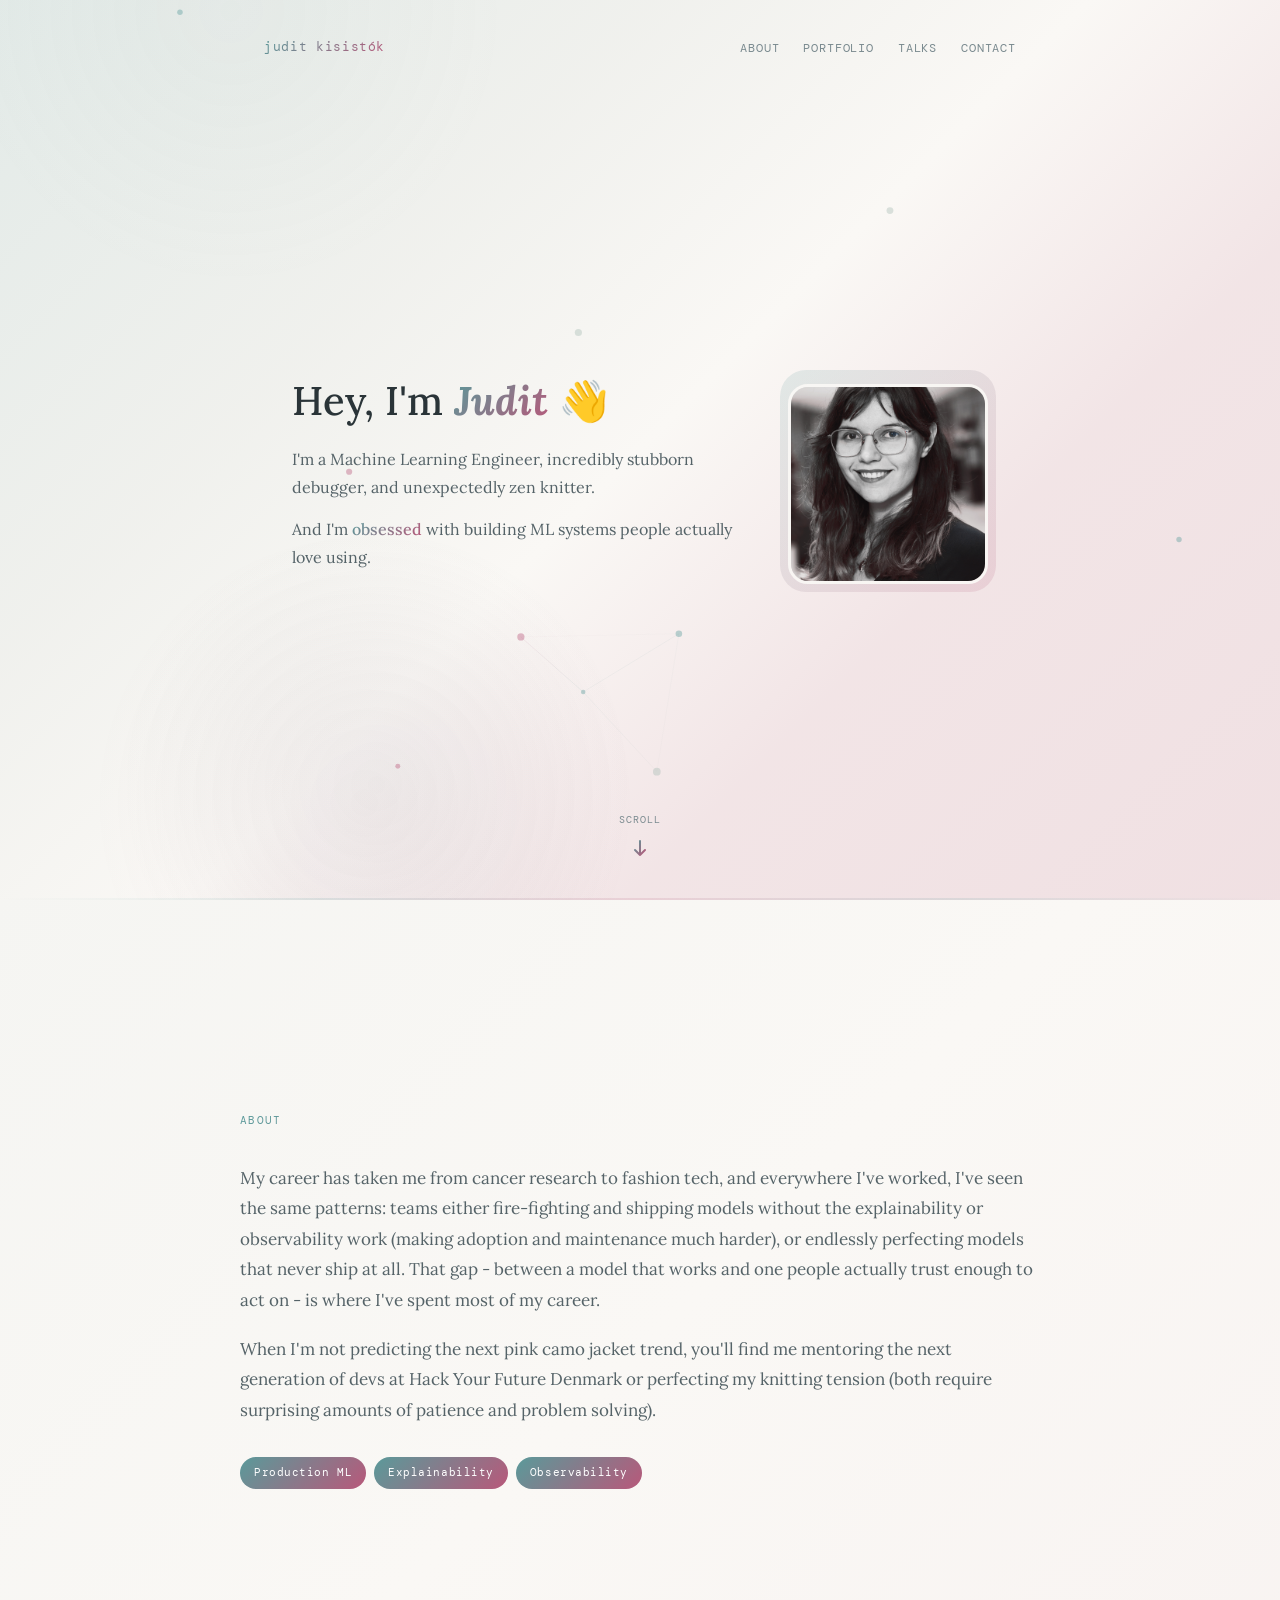
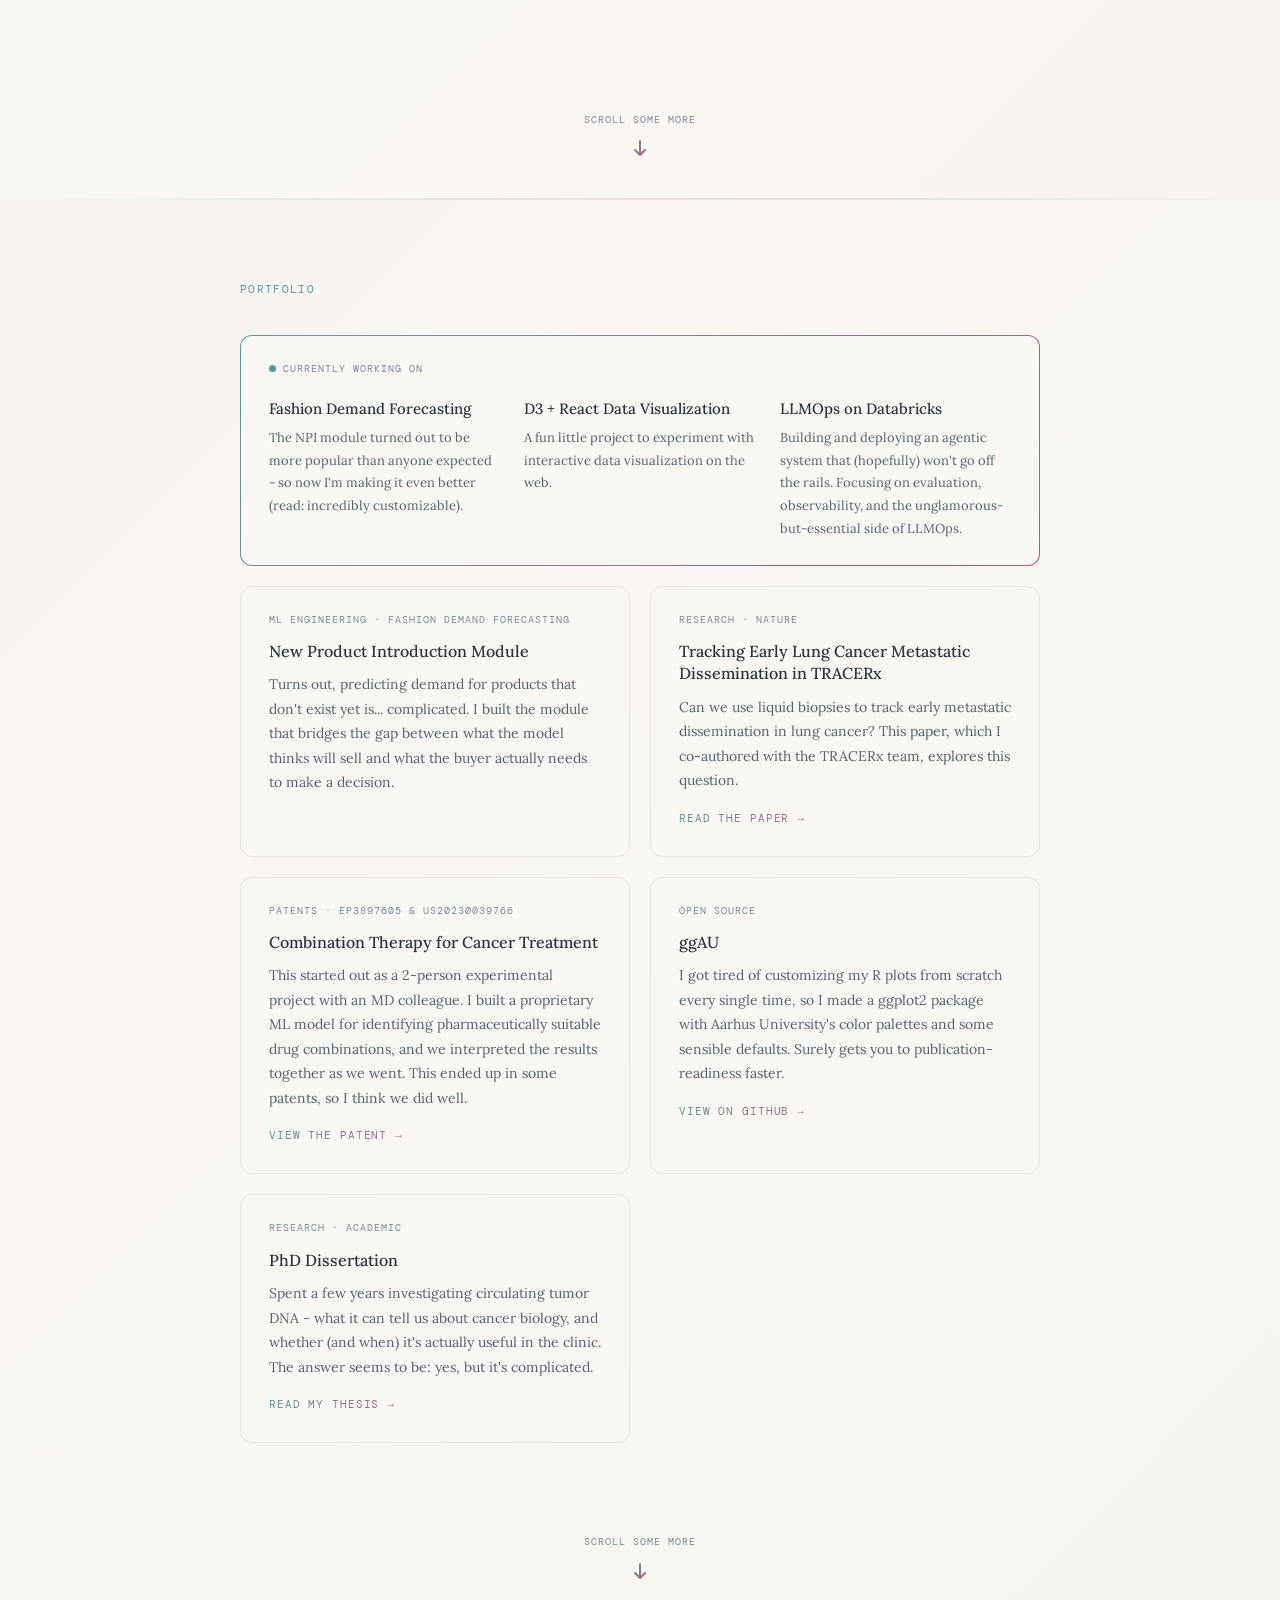
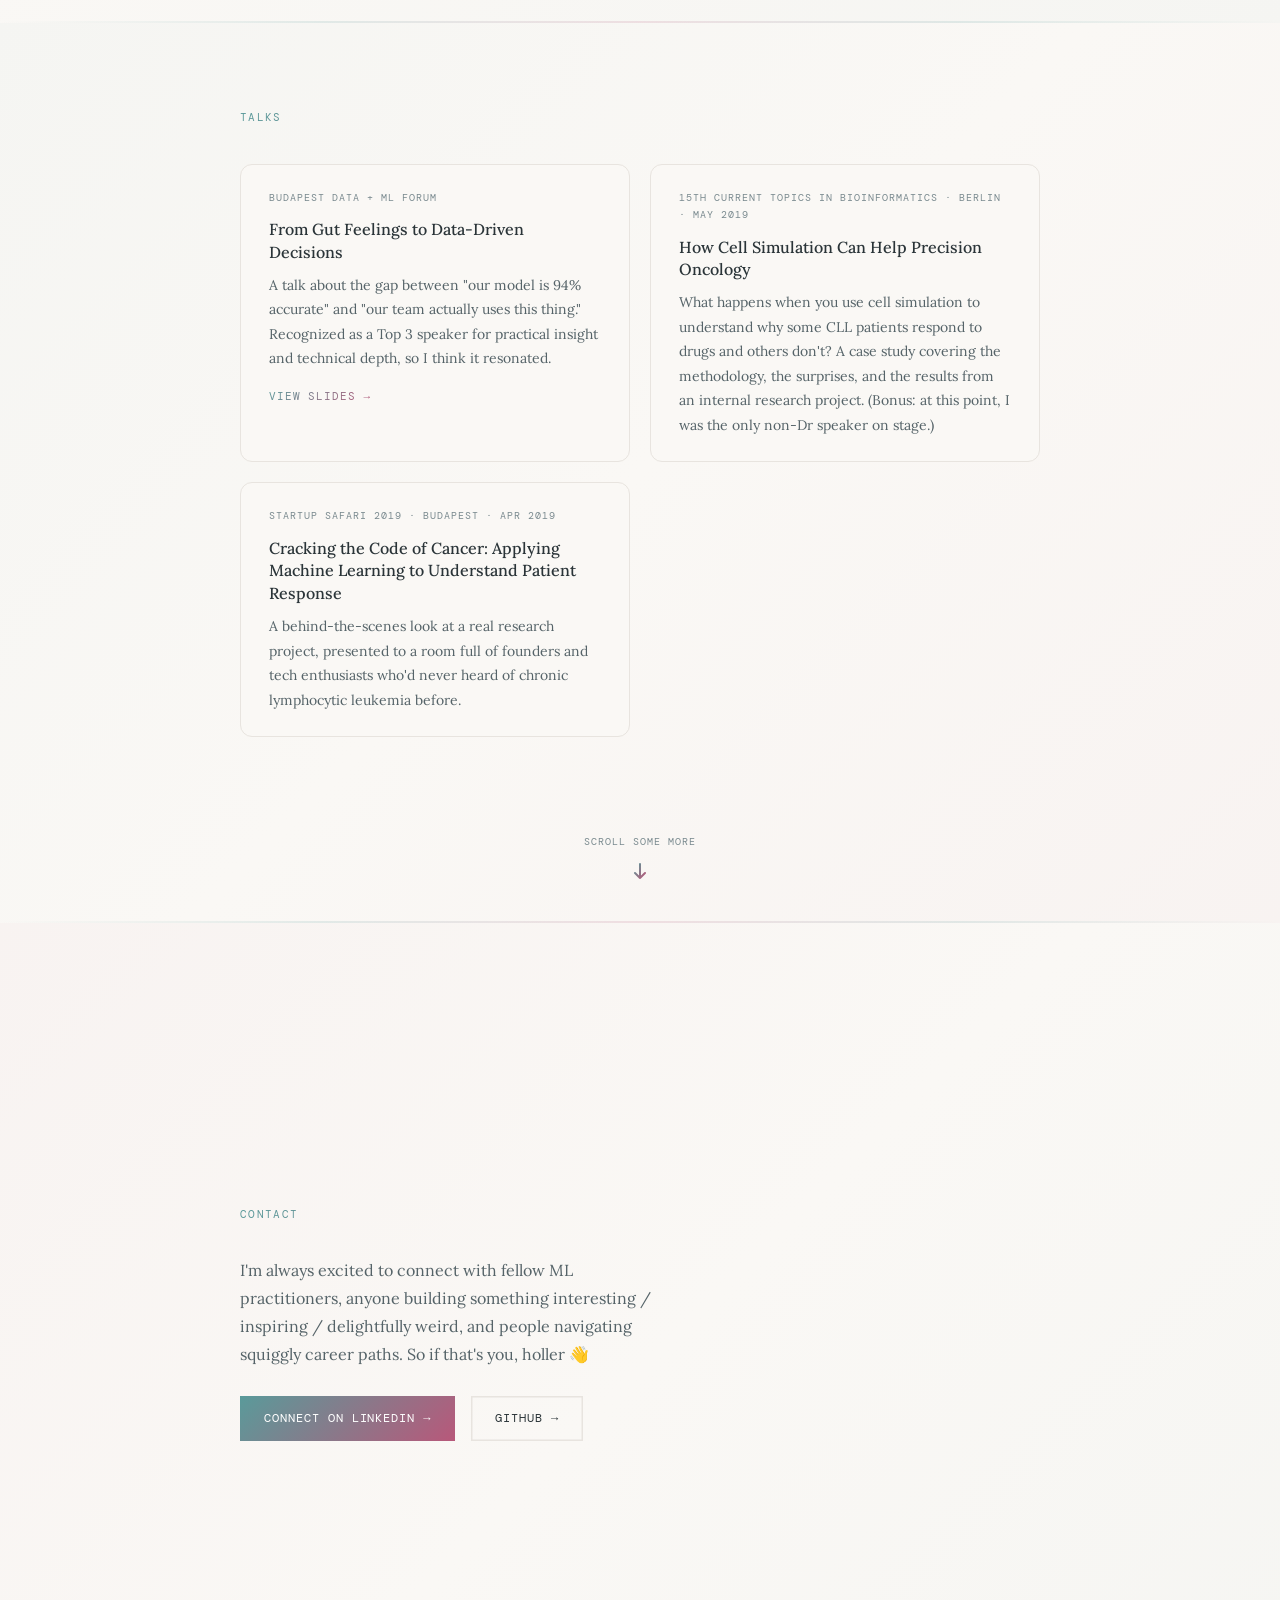
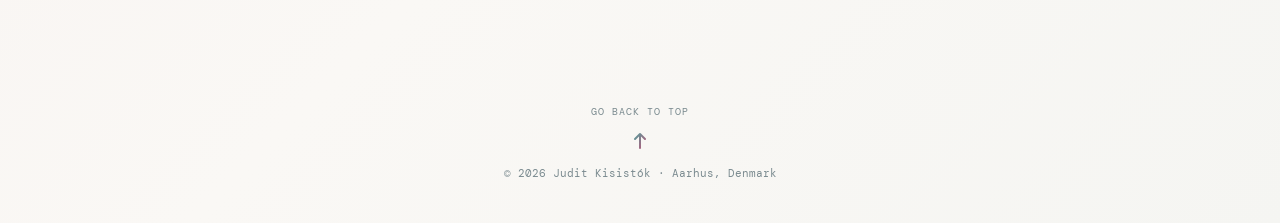
<file: index.html>
<!DOCTYPE html>
<html lang="en">
<head>
  <meta charset="UTF-8" />
  <meta name="viewport" content="width=device-width, initial-scale=1.0"/>
  <title>Judit Kisistók</title>
  <link rel="icon" type="image/png" href="assets/favicon.png">
  <link rel="preconnect" href="https://fonts.googleapis.com">
  <link rel="preconnect" href="https://fonts.gstatic.com" crossorigin>
  <link href="https://fonts.googleapis.com/css2?family=Lora:ital,wght@0,400;0,500;1,400&family=DM+Mono:wght@300;400&display=swap" rel="stylesheet">
  <link rel="stylesheet" href="styles.css">
  <script src="gradient-mesh.js" defer></script>
</head>
<body>

  <!-- Shared SVG Definitions -->
  <svg width="0" height="0" style="position: absolute;">
    <defs>
      <linearGradient id="arrowGradient" x1="0%" y1="0%" x2="100%" y2="100%">
        <stop offset="0%" style="stop-color:#5a9a9a" />
        <stop offset="100%" style="stop-color:#b8587a" />
      </linearGradient>
    </defs>
  </svg>

  <!-- HERO SECTION (nav + header share the gradient bg) -->
  <div class="hero-wrap">
    <canvas id="gradient-mesh"></canvas>

    <nav>
      <p class="wordmark">judit kisistók</p>
      <ul>
        <li><a href="#about">About</a></li>
        <li><a href="#portfolio">Portfolio</a></li>
        <li><a href="#talks">Talks</a></li>
        <li><a href="#contact">Contact</a></li>
      </ul>
    </nav>

    <header>
      <div class="text">
        <h1>Hey, I'm <b><em>Judit</em></b> 👋</h1>
        <p>I'm a Machine Learning Engineer, incredibly stubborn debugger, and unexpectedly zen knitter. </p>
        <p>And I'm <span class="gradient-text">obsessed</span> with building ML systems people  actually love using.</p>
      </div>
      <div class="photo-wrap">
        <img src="assets/profile_photo.png" alt="Judit Kisistók" /> 
      </div>
    </header>

    <a href="#about" class="scroll-indicator">
      <span>Scroll</span>
      <svg viewBox="0 0 24 24" xmlns="http://www.w3.org/2000/svg">
        <path d="M12 5 L12 19 M12 19 L7 14 M12 19 L17 14" stroke="url(#arrowGradient)" stroke-linecap="round" stroke-linejoin="round"/>
      </svg>
    </a>

  </div><!-- /hero-wrap -->

  <!-- ABOUT SECTION -->
  <div class="section-wrap" id="about">
    <div class="content">
      <section>
        <p class="section-label">About</p>
        <p>My career has taken me from cancer research to fashion tech, and everywhere I've worked, I've seen the same patterns: teams either fire-fighting and shipping models without the explainability or observability work (making adoption and maintenance much harder), or endlessly perfecting models that never ship at all. That gap - between a model that works and one people actually trust enough to act on - is where I've spent most of my career.</p>
        <p>When I'm not predicting the next pink camo jacket trend, you'll find me mentoring the next generation of devs at Hack Your Future Denmark or perfecting my knitting tension (both require surprising amounts of patience and problem solving).</p>
        <div class="tag-row">
          <span class="tag">Production ML</span>
          <span class="tag">Explainability</span>
          <span class="tag">Observability</span>
        </div>
      </section>
    </div>

    <a href="#portfolio" class="scroll-indicator">
      <span>Scroll some more</span>
      <svg viewBox="0 0 24 24" xmlns="http://www.w3.org/2000/svg">
        <path d="M12 5 L12 19 M12 19 L7 14 M12 19 L17 14" stroke="url(#arrowGradient)" stroke-linecap="round" stroke-linejoin="round"/>
      </svg>
    </a>
  </div>

  <!-- PORTFOLIO SECTION -->
  <div class="section-wrap" id="portfolio">
    <div class="content">
      <section>
        <p class="section-label">Portfolio</p>
        <div class="card-grid">

          <div class="card card-current">
            <span class="card-tag"><span class="live-dot"></span>Currently working on</span>
            <div class="card-current-grid">
              <div>
                <h3>Fashion Demand Forecasting</h3>
                <p>The NPI module turned out to be more popular than anyone expected - so now I'm making it even better (read: incredibly customizable).</p>
              </div>
              <div>
                <h3>D3 + React Data Visualization</h3>
                <p>A fun little project to experiment with interactive data visualization on the web.</p>
              </div>
              <div>
                <h3>LLMOps on Databricks</h3>
                <p>Building and deploying an agentic system that (hopefully) won't go off the rails. Focusing on evaluation, observability, and the unglamorous-but-essential side of LLMOps.</p>
              </div>
            </div>
          </div>

          <div class="card">
            <span class="card-tag">ML Engineering · Fashion Demand Forecasting</span>
            <h3>New Product Introduction Module</h3>
            <p>Turns out, predicting demand for products that don't exist yet is... complicated. I built the module that bridges the gap between what the model thinks will sell and what the buyer actually needs to make a decision.</p>
          </div>

          <div class="card">
            <span class="card-tag">Research · Nature</span>
            <h3>Tracking Early Lung Cancer Metastatic Dissemination in TRACERx</h3>
            <p>Can we use liquid biopsies to track early metastatic dissemination in lung cancer? This paper, which I co-authored with the TRACERx team, explores this question.</p>
            <a href="https://www.nature.com/articles/s41586-023-05776-4" target="_blank" class="card-link">Read the paper →</a>
          </div>

          <div class="card">
            <span class="card-tag">Patents · EP3897605 &amp; US20230039766</span>
            <h3>Combination Therapy for Cancer Treatment</h3>
            <p>This started out as a 2-person experimental project with an MD colleague. I built a proprietary ML model for identifying pharmaceutically suitable drug combinations, and we interpreted the results together as we went. This ended up in some patents, so I think we did well.</p>
            <a href="https://patentscope.wipo.int/search/en/detail.jsf?docId=WO2021130498" target="_blank" class="card-link">View the patent →</a>
          </div>

          <div class="card">
            <span class="card-tag">Open Source</span>
            <h3>ggAU</h3>
            <p>I got tired of customizing my R plots from scratch every single time, so I made a ggplot2 package with Aarhus University's color palettes and some sensible defaults. Surely gets you to publication-readiness faster.</p>
            <a href="https://github.com/juditkisistok/ggAU" target="_blank" class="card-link">View on GitHub →</a>
          </div>

          <div class="card">
            <span class="card-tag">Research · Academic</span>
            <h3>PhD Dissertation</h3>
            <p>Spent a few years investigating circulating tumor DNA - what it can tell us about cancer biology, and whether (and when) it's actually useful in the clinic. The answer seems to be: yes, but it's complicated.</p>
            <a href="assets/JuditKisistok_thesis.pdf" target="_blank" class="card-link">Read my thesis →</a>
          </div>

        </div>
      </section>
    </div>

    <a href="#talks" class="scroll-indicator">
      <span>Scroll some more</span>
      <svg viewBox="0 0 24 24" xmlns="http://www.w3.org/2000/svg">
        <path d="M12 5 L12 19 M12 19 L7 14 M12 19 L17 14" stroke="url(#arrowGradient)" stroke-linecap="round" stroke-linejoin="round"/>
      </svg>
    </a>
  </div>

  <!-- TALKS SECTION -->
  <div class="section-wrap" id="talks">
    <div class="content">
      <section>
        <p class="section-label">Talks</p>
        <div class="card-grid">

          <div class="card">
            <span class="card-tag">Budapest Data + ML Forum</span>
            <h3>From Gut Feelings to Data-Driven Decisions</h3>
            <p>A talk about the gap between "our model is 94% accurate" and "our team actually uses this thing." Recognized as a Top 3 speaker for practical insight and technical depth, so I think it resonated.</p>
            <a href="https://drive.google.com/file/d/1gae_JdCBEj5fvDqqP02h7h4Qi5t3nnlS/view" target="_blank" class="card-link">View slides →</a>
          </div>

          <div class="card">
            <span class="card-tag">15th Current Topics in Bioinformatics · Berlin · May 2019</span>
            <h3>How Cell Simulation Can Help Precision Oncology</h3>
            <p>What happens when you use cell simulation to understand why some CLL patients respond to drugs and others don't? A case study covering the methodology, the surprises, and the results from an internal research project. (Bonus: at this point, I was the only non-Dr speaker on stage.)</p>
          </div>

          <div class="card">
            <span class="card-tag">Startup SAFARI 2019 · Budapest · Apr 2019</span>
            <h3>Cracking the Code of Cancer: Applying Machine Learning to Understand Patient Response</h3>
            <p>A behind-the-scenes look at a real research project, presented to a room full of founders and tech enthusiasts who'd never heard of chronic lymphocytic leukemia before.</p>
          </div>

        </div>
      </section>
    </div>

    <a href="#contact" class="scroll-indicator">
      <span>Scroll some more</span>
      <svg viewBox="0 0 24 24" xmlns="http://www.w3.org/2000/svg">
        <path d="M12 5 L12 19 M12 19 L7 14 M12 19 L17 14" stroke="url(#arrowGradient)" stroke-linecap="round" stroke-linejoin="round"/>
      </svg>
    </a>
  </div>

  <!-- CONTACT SECTION -->
  <div class="section-wrap" id="contact">
    <div class="content">
      <section>
        <p class="section-label">Contact</p>
        <p>I'm always excited to connect with fellow ML practitioners, anyone building something interesting / inspiring / delightfully weird, and people navigating squiggly career paths. So if that's you, holler 👋</p>
        <div class="contact-links">
          <a href="https://www.linkedin.com/in/judit-kisistok/" target="_blank" class="cta">Connect on LinkedIn →</a>
          <a href="https://github.com/juditkisistok" target="_blank" class="cta cta-outline">GitHub →</a>
        </div>
      </section>
    </div>

    <a href="#" class="scroll-indicator scroll-up">
      <svg viewBox="0 0 24 24" xmlns="http://www.w3.org/2000/svg">
        <path d="M12 19 L12 5 M12 5 L7 10 M12 5 L17 10" stroke="url(#arrowGradient)" stroke-linecap="round" stroke-linejoin="round"/>
      </svg>
      <span>Go back to top</span>
    </a>

    <footer>
      <p>© 2026 Judit Kisistók · Aarhus, Denmark</p>
    </footer>
  </div>

</body>
</html>
</file>
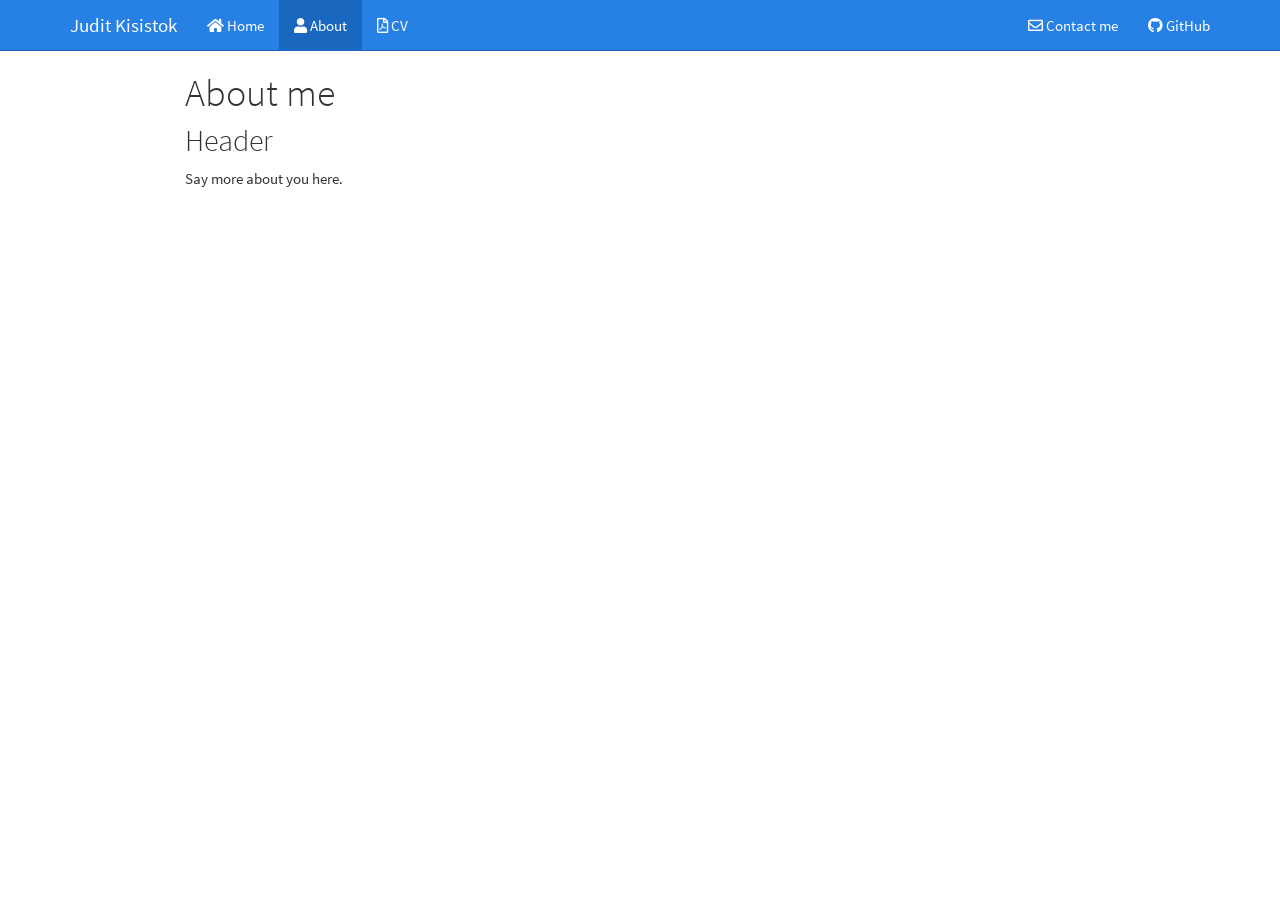
<file: about.html>
<!DOCTYPE html>

<html>

<head>

<meta charset="utf-8" />
<meta name="generator" content="pandoc" />
<meta http-equiv="X-UA-Compatible" content="IE=EDGE" />




<title>About me</title>

<script src="site_libs/jquery-1.11.3/jquery.min.js"></script>
<meta name="viewport" content="width=device-width, initial-scale=1" />
<link href="site_libs/bootstrap-3.3.5/css/cosmo.min.css" rel="stylesheet" />
<script src="site_libs/bootstrap-3.3.5/js/bootstrap.min.js"></script>
<script src="site_libs/bootstrap-3.3.5/shim/html5shiv.min.js"></script>
<script src="site_libs/bootstrap-3.3.5/shim/respond.min.js"></script>
<script src="site_libs/navigation-1.1/tabsets.js"></script>
<link href="site_libs/highlightjs-9.12.0/textmate.css" rel="stylesheet" />
<script src="site_libs/highlightjs-9.12.0/highlight.js"></script>
<link href="site_libs/anchor-sections-1.0/anchor-sections.css" rel="stylesheet" />
<script src="site_libs/anchor-sections-1.0/anchor-sections.js"></script>
<link href="site_libs/font-awesome-5.1.0/css/all.css" rel="stylesheet" />
<link href="site_libs/font-awesome-5.1.0/css/v4-shims.css" rel="stylesheet" />

<style type="text/css">
  code{white-space: pre-wrap;}
  span.smallcaps{font-variant: small-caps;}
  span.underline{text-decoration: underline;}
  div.column{display: inline-block; vertical-align: top; width: 50%;}
  div.hanging-indent{margin-left: 1.5em; text-indent: -1.5em;}
  ul.task-list{list-style: none;}
    </style>

<style type="text/css">code{white-space: pre;}</style>
<style type="text/css">
  pre:not([class]) {
    background-color: white;
  }
</style>
<script type="text/javascript">
if (window.hljs) {
  hljs.configure({languages: []});
  hljs.initHighlightingOnLoad();
  if (document.readyState && document.readyState === "complete") {
    window.setTimeout(function() { hljs.initHighlighting(); }, 0);
  }
}
</script>



<style type="text/css">
h1 {
  font-size: 34px;
}
h1.title {
  font-size: 38px;
}
h2 {
  font-size: 30px;
}
h3 {
  font-size: 24px;
}
h4 {
  font-size: 18px;
}
h5 {
  font-size: 16px;
}
h6 {
  font-size: 12px;
}
.table th:not([align]) {
  text-align: left;
}
</style>




<style type = "text/css">
.main-container {
  max-width: 940px;
  margin-left: auto;
  margin-right: auto;
}
code {
  color: inherit;
  background-color: rgba(0, 0, 0, 0.04);
}
img {
  max-width:100%;
}
.tabbed-pane {
  padding-top: 12px;
}
.html-widget {
  margin-bottom: 20px;
}
button.code-folding-btn:focus {
  outline: none;
}
summary {
  display: list-item;
}
</style>


<style type="text/css">
/* padding for bootstrap navbar */
body {
  padding-top: 51px;
  padding-bottom: 40px;
}
/* offset scroll position for anchor links (for fixed navbar)  */
.section h1 {
  padding-top: 56px;
  margin-top: -56px;
}
.section h2 {
  padding-top: 56px;
  margin-top: -56px;
}
.section h3 {
  padding-top: 56px;
  margin-top: -56px;
}
.section h4 {
  padding-top: 56px;
  margin-top: -56px;
}
.section h5 {
  padding-top: 56px;
  margin-top: -56px;
}
.section h6 {
  padding-top: 56px;
  margin-top: -56px;
}
.dropdown-submenu {
  position: relative;
}
.dropdown-submenu>.dropdown-menu {
  top: 0;
  left: 100%;
  margin-top: -6px;
  margin-left: -1px;
  border-radius: 0 6px 6px 6px;
}
.dropdown-submenu:hover>.dropdown-menu {
  display: block;
}
.dropdown-submenu>a:after {
  display: block;
  content: " ";
  float: right;
  width: 0;
  height: 0;
  border-color: transparent;
  border-style: solid;
  border-width: 5px 0 5px 5px;
  border-left-color: #cccccc;
  margin-top: 5px;
  margin-right: -10px;
}
.dropdown-submenu:hover>a:after {
  border-left-color: #ffffff;
}
.dropdown-submenu.pull-left {
  float: none;
}
.dropdown-submenu.pull-left>.dropdown-menu {
  left: -100%;
  margin-left: 10px;
  border-radius: 6px 0 6px 6px;
}
</style>

<script>
// manage active state of menu based on current page
$(document).ready(function () {
  // active menu anchor
  href = window.location.pathname
  href = href.substr(href.lastIndexOf('/') + 1)
  if (href === "")
    href = "index.html";
  var menuAnchor = $('a[href="' + href + '"]');

  // mark it active
  menuAnchor.parent().addClass('active');

  // if it's got a parent navbar menu mark it active as well
  menuAnchor.closest('li.dropdown').addClass('active');
});
</script>

<!-- tabsets -->

<style type="text/css">
.tabset-dropdown > .nav-tabs {
  display: inline-table;
  max-height: 500px;
  min-height: 44px;
  overflow-y: auto;
  background: white;
  border: 1px solid #ddd;
  border-radius: 4px;
}

.tabset-dropdown > .nav-tabs > li.active:before {
  content: "";
  font-family: 'Glyphicons Halflings';
  display: inline-block;
  padding: 10px;
  border-right: 1px solid #ddd;
}

.tabset-dropdown > .nav-tabs.nav-tabs-open > li.active:before {
  content: "&#xe258;";
  border: none;
}

.tabset-dropdown > .nav-tabs.nav-tabs-open:before {
  content: "";
  font-family: 'Glyphicons Halflings';
  display: inline-block;
  padding: 10px;
  border-right: 1px solid #ddd;
}

.tabset-dropdown > .nav-tabs > li.active {
  display: block;
}

.tabset-dropdown > .nav-tabs > li > a,
.tabset-dropdown > .nav-tabs > li > a:focus,
.tabset-dropdown > .nav-tabs > li > a:hover {
  border: none;
  display: inline-block;
  border-radius: 4px;
  background-color: transparent;
}

.tabset-dropdown > .nav-tabs.nav-tabs-open > li {
  display: block;
  float: none;
}

.tabset-dropdown > .nav-tabs > li {
  display: none;
}
</style>

<!-- code folding -->




</head>

<body>


<div class="container-fluid main-container">




<div class="navbar navbar-inverse  navbar-fixed-top" role="navigation">
  <div class="container">
    <div class="navbar-header">
      <button type="button" class="navbar-toggle collapsed" data-toggle="collapse" data-target="#navbar">
        <span class="icon-bar"></span>
        <span class="icon-bar"></span>
        <span class="icon-bar"></span>
      </button>
      <a class="navbar-brand" href="index.html">Judit Kisistok</a>
    </div>
    <div id="navbar" class="navbar-collapse collapse">
      <ul class="nav navbar-nav">
        <li>
  <a href="index.html">
    <span class="fa fa-home"></span>
     
    Home
  </a>
</li>
<li>
  <a href="about.html">
    <span class="fa fa-user"></span>
     
    About
  </a>
</li>
<li>
  <a href="cv.html">
    <span class="fa fa-file-pdf-o"></span>
     
    CV
  </a>
</li>
      </ul>
      <ul class="nav navbar-nav navbar-right">
        <li>
  <a href="mailto:judit@clin.au.dk">
    <span class="fa fa-envelope-o"></span>
     
    Contact me
  </a>
</li>
<li>
  <a href="https://github.com/juditkisistok">
    <span class="fa fa-github"></span>
     
    GitHub
  </a>
</li>
      </ul>
    </div><!--/.nav-collapse -->
  </div><!--/.container -->
</div><!--/.navbar -->

<div class="fluid-row" id="header">



<h1 class="title toc-ignore">About me</h1>

</div>


<div id="header" class="section level2">
<h2>Header</h2>
<p>Say more about you here.</p>
</div>




</div>

<script>

// add bootstrap table styles to pandoc tables
function bootstrapStylePandocTables() {
  $('tr.odd').parent('tbody').parent('table').addClass('table table-condensed');
}
$(document).ready(function () {
  bootstrapStylePandocTables();
});


</script>

<!-- tabsets -->

<script>
$(document).ready(function () {
  window.buildTabsets("TOC");
});

$(document).ready(function () {
  $('.tabset-dropdown > .nav-tabs > li').click(function () {
    $(this).parent().toggleClass('nav-tabs-open')
  });
});
</script>

<!-- code folding -->


<!-- dynamically load mathjax for compatibility with self-contained -->
<script>
  (function () {
    var script = document.createElement("script");
    script.type = "text/javascript";
    script.src  = "https://mathjax.rstudio.com/latest/MathJax.js?config=TeX-AMS-MML_HTMLorMML";
    document.getElementsByTagName("head")[0].appendChild(script);
  })();
</script>

</body>
</html>
</file>
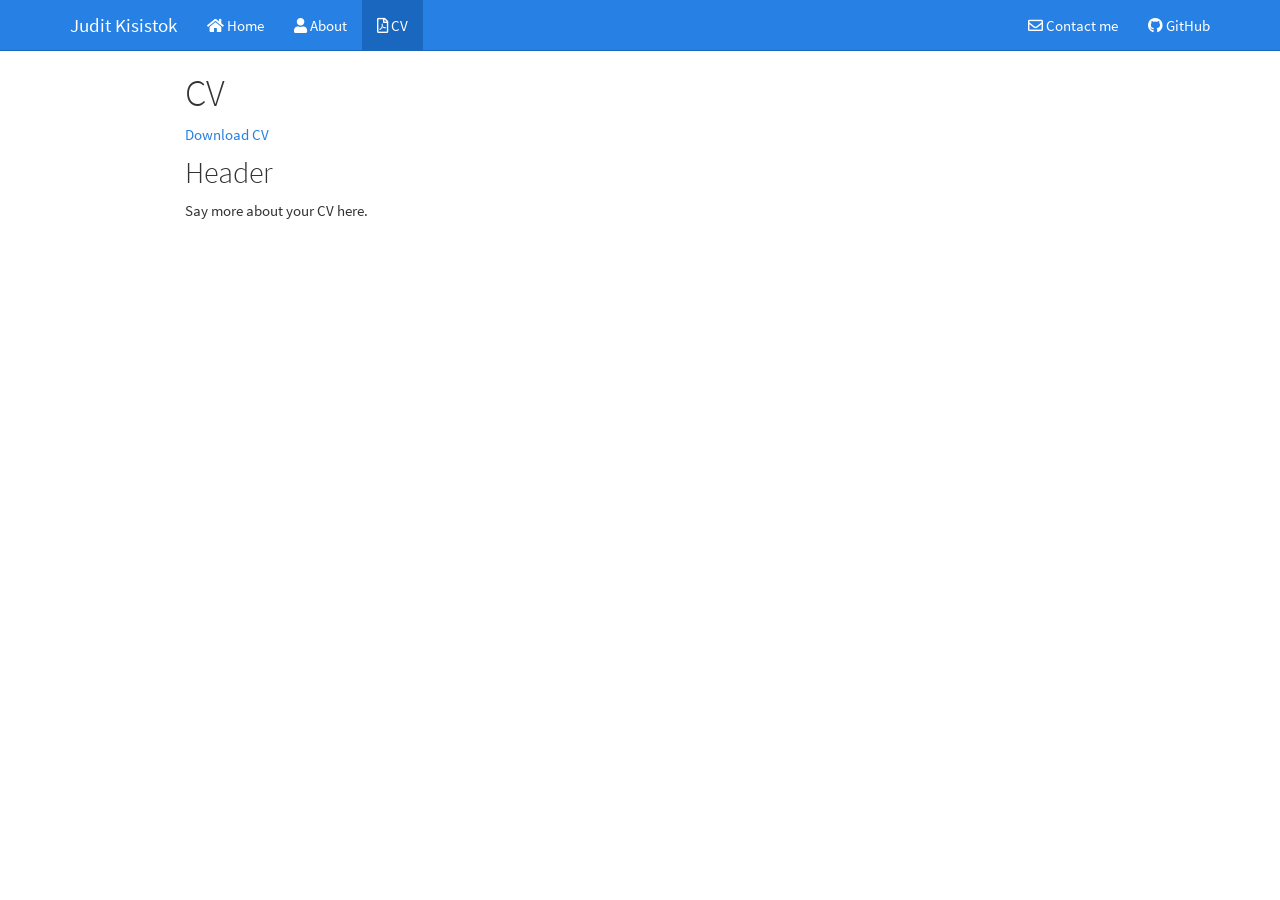
<file: cv.html>
<!DOCTYPE html>

<html>

<head>

<meta charset="utf-8" />
<meta name="generator" content="pandoc" />
<meta http-equiv="X-UA-Compatible" content="IE=EDGE" />




<title>CV</title>

<script src="site_libs/jquery-1.11.3/jquery.min.js"></script>
<meta name="viewport" content="width=device-width, initial-scale=1" />
<link href="site_libs/bootstrap-3.3.5/css/cosmo.min.css" rel="stylesheet" />
<script src="site_libs/bootstrap-3.3.5/js/bootstrap.min.js"></script>
<script src="site_libs/bootstrap-3.3.5/shim/html5shiv.min.js"></script>
<script src="site_libs/bootstrap-3.3.5/shim/respond.min.js"></script>
<script src="site_libs/navigation-1.1/tabsets.js"></script>
<link href="site_libs/highlightjs-9.12.0/textmate.css" rel="stylesheet" />
<script src="site_libs/highlightjs-9.12.0/highlight.js"></script>
<link href="site_libs/anchor-sections-1.0/anchor-sections.css" rel="stylesheet" />
<script src="site_libs/anchor-sections-1.0/anchor-sections.js"></script>
<link href="site_libs/font-awesome-5.1.0/css/all.css" rel="stylesheet" />
<link href="site_libs/font-awesome-5.1.0/css/v4-shims.css" rel="stylesheet" />

<style type="text/css">
  code{white-space: pre-wrap;}
  span.smallcaps{font-variant: small-caps;}
  span.underline{text-decoration: underline;}
  div.column{display: inline-block; vertical-align: top; width: 50%;}
  div.hanging-indent{margin-left: 1.5em; text-indent: -1.5em;}
  ul.task-list{list-style: none;}
    </style>

<style type="text/css">code{white-space: pre;}</style>
<style type="text/css">
  pre:not([class]) {
    background-color: white;
  }
</style>
<script type="text/javascript">
if (window.hljs) {
  hljs.configure({languages: []});
  hljs.initHighlightingOnLoad();
  if (document.readyState && document.readyState === "complete") {
    window.setTimeout(function() { hljs.initHighlighting(); }, 0);
  }
}
</script>



<style type="text/css">
h1 {
  font-size: 34px;
}
h1.title {
  font-size: 38px;
}
h2 {
  font-size: 30px;
}
h3 {
  font-size: 24px;
}
h4 {
  font-size: 18px;
}
h5 {
  font-size: 16px;
}
h6 {
  font-size: 12px;
}
.table th:not([align]) {
  text-align: left;
}
</style>




<style type = "text/css">
.main-container {
  max-width: 940px;
  margin-left: auto;
  margin-right: auto;
}
code {
  color: inherit;
  background-color: rgba(0, 0, 0, 0.04);
}
img {
  max-width:100%;
}
.tabbed-pane {
  padding-top: 12px;
}
.html-widget {
  margin-bottom: 20px;
}
button.code-folding-btn:focus {
  outline: none;
}
summary {
  display: list-item;
}
</style>


<style type="text/css">
/* padding for bootstrap navbar */
body {
  padding-top: 51px;
  padding-bottom: 40px;
}
/* offset scroll position for anchor links (for fixed navbar)  */
.section h1 {
  padding-top: 56px;
  margin-top: -56px;
}
.section h2 {
  padding-top: 56px;
  margin-top: -56px;
}
.section h3 {
  padding-top: 56px;
  margin-top: -56px;
}
.section h4 {
  padding-top: 56px;
  margin-top: -56px;
}
.section h5 {
  padding-top: 56px;
  margin-top: -56px;
}
.section h6 {
  padding-top: 56px;
  margin-top: -56px;
}
.dropdown-submenu {
  position: relative;
}
.dropdown-submenu>.dropdown-menu {
  top: 0;
  left: 100%;
  margin-top: -6px;
  margin-left: -1px;
  border-radius: 0 6px 6px 6px;
}
.dropdown-submenu:hover>.dropdown-menu {
  display: block;
}
.dropdown-submenu>a:after {
  display: block;
  content: " ";
  float: right;
  width: 0;
  height: 0;
  border-color: transparent;
  border-style: solid;
  border-width: 5px 0 5px 5px;
  border-left-color: #cccccc;
  margin-top: 5px;
  margin-right: -10px;
}
.dropdown-submenu:hover>a:after {
  border-left-color: #ffffff;
}
.dropdown-submenu.pull-left {
  float: none;
}
.dropdown-submenu.pull-left>.dropdown-menu {
  left: -100%;
  margin-left: 10px;
  border-radius: 6px 0 6px 6px;
}
</style>

<script>
// manage active state of menu based on current page
$(document).ready(function () {
  // active menu anchor
  href = window.location.pathname
  href = href.substr(href.lastIndexOf('/') + 1)
  if (href === "")
    href = "index.html";
  var menuAnchor = $('a[href="' + href + '"]');

  // mark it active
  menuAnchor.parent().addClass('active');

  // if it's got a parent navbar menu mark it active as well
  menuAnchor.closest('li.dropdown').addClass('active');
});
</script>

<!-- tabsets -->

<style type="text/css">
.tabset-dropdown > .nav-tabs {
  display: inline-table;
  max-height: 500px;
  min-height: 44px;
  overflow-y: auto;
  background: white;
  border: 1px solid #ddd;
  border-radius: 4px;
}

.tabset-dropdown > .nav-tabs > li.active:before {
  content: "";
  font-family: 'Glyphicons Halflings';
  display: inline-block;
  padding: 10px;
  border-right: 1px solid #ddd;
}

.tabset-dropdown > .nav-tabs.nav-tabs-open > li.active:before {
  content: "&#xe258;";
  border: none;
}

.tabset-dropdown > .nav-tabs.nav-tabs-open:before {
  content: "";
  font-family: 'Glyphicons Halflings';
  display: inline-block;
  padding: 10px;
  border-right: 1px solid #ddd;
}

.tabset-dropdown > .nav-tabs > li.active {
  display: block;
}

.tabset-dropdown > .nav-tabs > li > a,
.tabset-dropdown > .nav-tabs > li > a:focus,
.tabset-dropdown > .nav-tabs > li > a:hover {
  border: none;
  display: inline-block;
  border-radius: 4px;
  background-color: transparent;
}

.tabset-dropdown > .nav-tabs.nav-tabs-open > li {
  display: block;
  float: none;
}

.tabset-dropdown > .nav-tabs > li {
  display: none;
}
</style>

<!-- code folding -->




</head>

<body>


<div class="container-fluid main-container">




<div class="navbar navbar-inverse  navbar-fixed-top" role="navigation">
  <div class="container">
    <div class="navbar-header">
      <button type="button" class="navbar-toggle collapsed" data-toggle="collapse" data-target="#navbar">
        <span class="icon-bar"></span>
        <span class="icon-bar"></span>
        <span class="icon-bar"></span>
      </button>
      <a class="navbar-brand" href="index.html">Judit Kisistok</a>
    </div>
    <div id="navbar" class="navbar-collapse collapse">
      <ul class="nav navbar-nav">
        <li>
  <a href="index.html">
    <span class="fa fa-home"></span>
     
    Home
  </a>
</li>
<li>
  <a href="about.html">
    <span class="fa fa-user"></span>
     
    About
  </a>
</li>
<li>
  <a href="cv.html">
    <span class="fa fa-file-pdf-o"></span>
     
    CV
  </a>
</li>
      </ul>
      <ul class="nav navbar-nav navbar-right">
        <li>
  <a href="mailto:judit@clin.au.dk">
    <span class="fa fa-envelope-o"></span>
     
    Contact me
  </a>
</li>
<li>
  <a href="https://github.com/juditkisistok">
    <span class="fa fa-github"></span>
     
    GitHub
  </a>
</li>
      </ul>
    </div><!--/.nav-collapse -->
  </div><!--/.container -->
</div><!--/.navbar -->

<div class="fluid-row" id="header">



<h1 class="title toc-ignore">CV</h1>

</div>


<p><a href="CV.pdf#" class="download" title="Download CV as PDF">Download CV</a></p>
<div id="header" class="section level2">
<h2>Header</h2>
<p>Say more about your CV here.</p>
</div>




</div>

<script>

// add bootstrap table styles to pandoc tables
function bootstrapStylePandocTables() {
  $('tr.odd').parent('tbody').parent('table').addClass('table table-condensed');
}
$(document).ready(function () {
  bootstrapStylePandocTables();
});


</script>

<!-- tabsets -->

<script>
$(document).ready(function () {
  window.buildTabsets("TOC");
});

$(document).ready(function () {
  $('.tabset-dropdown > .nav-tabs > li').click(function () {
    $(this).parent().toggleClass('nav-tabs-open')
  });
});
</script>

<!-- code folding -->


<!-- dynamically load mathjax for compatibility with self-contained -->
<script>
  (function () {
    var script = document.createElement("script");
    script.type = "text/javascript";
    script.src  = "https://mathjax.rstudio.com/latest/MathJax.js?config=TeX-AMS-MML_HTMLorMML";
    document.getElementsByTagName("head")[0].appendChild(script);
  })();
</script>

</body>
</html>
</file>
<file: styles.css>
*, *::before, *::after { box-sizing: border-box; margin: 0; padding: 0; }

    :root {
      --bg:      #faf8f5;
      --ink:     #2a3438;
      --muted:   #7a8a8f;
      --soft:    #556368;
      --rule:    #e8e4df;
      --teal:    #5a9a9a;
      --magenta: #b8587a;
      --sage:    #a8bcb5;
      --serif:   'Lora', Georgia, serif;
      --mono:    'DM Mono', monospace;
      --max:     800px;
      --gradient: linear-gradient(135deg, var(--teal), var(--magenta));
    }

    html { scroll-behavior: smooth; }

    body {
      background: var(--bg);
      color: var(--ink);
      font-family: var(--serif);
      font-size: 17px;
      line-height: 1.75;
    }

    /* ── NAV ── */
    nav {
      position: relative;
      z-index: 2;
      width: 100%;
      max-width: var(--max);
      margin: 0 auto;
      padding: 32px 24px 0;
      display: flex;
      justify-content: space-between;
      align-items: center;
      gap: 24px;
    }

    nav .wordmark {
      font-family: var(--mono);
      font-size: 13px;
      letter-spacing: 0.05em;
      background: var(--gradient);
      -webkit-background-clip: text;
      -webkit-text-fill-color: transparent;
      background-clip: text;
      text-decoration: none;
      transition: opacity 0.2s;
    }
    nav .wordmark:hover { opacity: 0.7; }

    nav ul { list-style: none; display: flex; gap: 24px; }

    nav ul a {
      font-family: var(--mono);
      font-size: 12px;
      letter-spacing: 0.07em;
      text-transform: uppercase;
      color: var(--muted);
      text-decoration: none;
      transition: all 0.3s ease;
      position: relative;
    }

    nav ul a::after {
      content: '';
      position: absolute;
      bottom: -4px;
      left: 0;
      width: 0;
      height: 2px;
      background: var(--gradient);
      transition: width 0.3s ease;
    }

    nav ul a:hover {
      color: var(--ink);
    }

    nav ul a:hover::after {
      width: 100%;
    }

    /* ── HERO WRAPPER with gradient background ── */
    .hero-wrap {
      position: relative;
      min-height: 100vh;
      display: flex;
      flex-direction: column;
      background: linear-gradient(135deg,
        rgba(90,154,154,0.15) 0%,
        rgba(168,188,181,0.12) 30%,
        rgba(250,248,245,0.8) 50%,
        rgba(184,88,122,0.12) 70%,
        rgba(184,88,122,0.15) 100%);
    }

    /* Shared gradient line decorator */
    .hero-wrap::after,
    #about::after,
    #portfolio::after,
    #talks::after {
      content: '';
      position: absolute;
      bottom: 0;
      left: 0;
      right: 0;
      height: 2px;
      background: linear-gradient(90deg,
        transparent 0%,
        var(--teal) 25%,
        var(--magenta) 50%,
        var(--teal) 75%,
        transparent 100%);
      opacity: 0.15;
    }

    /* Animated gradient mesh canvas */
    #gradient-mesh {
      position: absolute;
      top: 0;
      left: 0;
      width: 100%;
      height: 100%;
      z-index: 0;
      pointer-events: none;
    }

    /* Scroll indicator */
    .scroll-indicator {
      position: absolute;
      bottom: 40px;
      left: 50%;
      transform: translateX(-50%);
      z-index: 3;
      display: flex;
      flex-direction: column;
      align-items: center;
      gap: 8px;
      cursor: pointer;
      transition: opacity 0.3s ease;
      animation: bounce 2s infinite;
      text-decoration: none;
    }

    .scroll-indicator span {
      font-family: var(--mono);
      font-size: 10px;
      letter-spacing: 0.1em;
      text-transform: uppercase;
      color: var(--muted);
    }

    .scroll-indicator svg {
      width: 24px;
      height: 24px;
      stroke: url(#arrowGradient);
      stroke-width: 2;
      fill: none;
    }

    .scroll-indicator:hover {
      opacity: 0.6;
      animation-play-state: paused;
    }

    /* Scroll up indicator */
    .scroll-up {
      bottom: 70px;
      flex-direction: column-reverse;
      animation: bounceUp 2s infinite;
    }

    @keyframes bounce {
      0%, 100% { transform: translateX(-50%) translateY(0); }
      50% { transform: translateX(-50%) translateY(8px); }
    }

    @keyframes bounceUp {
      0%, 100% { transform: translateX(-50%) translateY(0); }
      50% { transform: translateX(-50%) translateY(-8px); }
    }

    /* ── HERO CONTENT ── */
    header {
      position: relative;
      z-index: 2;
      max-width: var(--max);
      margin: auto;
      padding: 0 24px;
      display: grid;
      grid-template-columns: 1fr auto;
      gap: 56px;
      align-items: center;
      flex: 1;
    }

    header .text h1 {
      font-size: clamp(1.9rem, 5vw, 2.5rem);
      font-weight: 500;
      line-height: 1.2;
      margin-bottom: 20px;
      color: var(--ink);
    }

    header .text h1 em {
      font-style: italic;
      background: var(--gradient);
      -webkit-background-clip: text;
      -webkit-text-fill-color: transparent;
      background-clip: text;
    }

    header .text p {
      color: var(--soft);
      font-size: 16px;
      max-width: 440px;
      margin-bottom: 14px;
    }

    /* Gradient text effect */
    .gradient-text {
      background: var(--gradient);
      -webkit-background-clip: text;
      -webkit-text-fill-color: transparent;
      background-clip: text;
      font-weight: 500;
    }

    .cta {
      display: inline-block;
      font-family: var(--mono);
      font-size: 12px;
      letter-spacing: 0.08em;
      text-transform: uppercase;
      color: white;
      background: var(--gradient);
      padding: 12px 24px;
      text-decoration: none;
      transition: all 0.3s ease;
      position: relative;
    }

    .cta:hover {
      transform: translateY(-2px);
      box-shadow: 0 8px 24px rgba(90,154,154,0.25);
      opacity: 0.9;
    }

    .cta-outline {
      background: transparent;
      color: var(--ink);
      box-shadow: inset 0 0 0 1.5px var(--rule);
    }

    .cta-outline:hover {
      box-shadow: inset 0 0 0 1.5px var(--teal), 0 8px 24px rgba(90,154,154,0.15);
      color: var(--ink);
    }

    /* ── PHOTO ── */
    .photo-wrap {
      flex-shrink: 0;
      padding-top: 6px;
      position: relative;
    }

    .photo-wrap::before {
      content: '';
      position: absolute;
      top: -8px;
      left: -8px;
      right: -8px;
      bottom: -8px;
      background: var(--gradient);
      border-radius: 12%;
      opacity: 0.15;
      z-index: -1;
    }

    .photo-wrap img {
      max-width: 200px;
      border-radius: 10%;
      object-fit: cover;
      display: block;
      opacity: 0.95;
      transition: all 0.4s ease;
      border: 3px solid var(--bg);
    }

    .photo-wrap img:hover {
      opacity: 1;
      transform: scale(1.02);
      box-shadow: 0 8px 24px rgba(90,154,154,0.2);
    }

    /* ── SECTION WRAPPERS ── */
    .section-wrap {
      position: relative;
      min-height: 100vh;
      display: flex;
      flex-direction: column;
      justify-content: center;
      padding: 80px 0 140px;
    }

    .content {
      flex: 1;
      display: flex;
      flex-direction: column;
      justify-content: center;
      padding: 0 24px;
      margin-bottom: 40px;
    }

    section {
      max-width: var(--max);
      margin: 0 auto;
      width: 100%;
    }

    .section-label {
      font-family: var(--mono);
      font-size: 11px;
      letter-spacing: 0.12em;
      text-transform: uppercase;
      background: var(--gradient);
      -webkit-background-clip: text;
      -webkit-text-fill-color: transparent;
      background-clip: text;
      margin-bottom: 32px;
      font-weight: 400;
    }

    /* ── ABOUT ── */
    #about {
      position: relative;
      background: linear-gradient(135deg,
        rgba(90,154,154,0.03) 0%,
        rgba(250,248,245,1) 50%,
        rgba(184,88,122,0.03) 100%);
    }

    #about section p:not(.section-label) {
      color: var(--soft);
      margin-bottom: 18px;
      line-height: 1.8;
    }

    #about section p:last-of-type { margin-bottom: 0; }

    .tag-row {
      display: flex;
      flex-wrap: wrap;
      gap: 8px;
      margin-top: 32px;
    }

    .tag {
      font-family: var(--mono);
      font-size: 11px;
      letter-spacing: 0.05em;
      padding: 6px 14px;
      color: white;
      border-radius: 20px;
      cursor: default;
      transition: all 0.3s ease;
      background: var(--gradient);
    }

    .tag:hover {
      transform: translateY(-3px);
      box-shadow: 0 6px 16px rgba(90,154,154,0.3);
    }

    /* ── PORTFOLIO ── */
    #portfolio {
      position: relative;
      background: linear-gradient(135deg,
        rgba(184,88,122,0.03) 0%,
        rgba(250,248,245,1) 50%,
        rgba(90,154,154,0.03) 100%);
    }

    /* ── TALKS ── */
    #talks {
      position: relative;
      background: linear-gradient(135deg,
        rgba(90,154,154,0.03) 0%,
        rgba(250,248,245,1) 50%,
        rgba(184,88,122,0.03) 100%);
    }

    /* ── CARDS ── */
    .card-grid {
      display: grid;
      grid-template-columns: repeat(2, 1fr);
      gap: 20px;
      margin-top: 36px;
    }

    .card {
      background: var(--bg);
      border: 1px solid var(--rule);
      border-radius: 12px;
      padding: 24px 28px;
      transition: transform 0.25s ease, box-shadow 0.25s ease;
    }

    .card:hover {
      transform: translateY(-4px);
      box-shadow: 0 12px 32px rgba(90,154,154,0.1);
    }

    .card-tag {
      display: block;
      font-family: var(--mono);
      font-size: 10px;
      letter-spacing: 0.1em;
      text-transform: uppercase;
      color: var(--muted);
      margin-bottom: 12px;
    }

    .card h3 {
      font-family: var(--serif);
      font-size: 16px;
      font-weight: 500;
      color: var(--ink);
      margin: 0 0 10px;
      line-height: 1.4;
    }

    .card p {
      font-size: 14px;
      color: var(--soft);
      line-height: 1.75;
      margin: 0;
    }

    .card-current {
      grid-column: 1 / -1;
      background: linear-gradient(var(--bg), var(--bg)) padding-box,
                  var(--gradient) border-box;
      border: 1.5px solid transparent;
    }

    .card-current-grid {
      display: grid;
      grid-template-columns: repeat(3, 1fr);
      gap: 24px;
      margin-top: 20px;
    }

    .card-current-grid h3 {
      font-family: var(--serif);
      font-size: 15px;
      font-weight: 500;
      color: var(--ink);
      margin: 0 0 8px;
      line-height: 1.4;
    }

    .card-current-grid p {
      font-size: 13px;
      color: var(--soft);
      line-height: 1.75;
      margin: 0;
    }

    .live-dot {
      display: inline-block;
      width: 7px;
      height: 7px;
      border-radius: 50%;
      background: var(--teal);
      margin-right: 7px;
      vertical-align: middle;
      position: relative;
      top: -1px;
      animation: pulse 2s ease-in-out infinite;
    }

    @keyframes pulse {
      0%, 100% { opacity: 1; transform: scale(1); }
      50%       { opacity: 0.4; transform: scale(0.75); }
    }

    @media (max-width: 520px) {
      .card-current-grid { grid-template-columns: 1fr; }
    }

    .card-link {
      display: inline-block;
      margin-top: 16px;
      font-family: var(--mono);
      font-size: 11px;
      letter-spacing: 0.08em;
      text-transform: uppercase;
      background: var(--gradient);
      -webkit-background-clip: text;
      -webkit-text-fill-color: transparent;
      background-clip: text;
      text-decoration: none;
      transition: opacity 0.2s ease;
    }

    .card-link:hover { opacity: 0.7; }

    /* ── CONTACT ── */
    #contact {
      background: linear-gradient(135deg,
        rgba(184,88,122,0.03) 0%,
        rgba(250,248,245,1) 50%,
        rgba(90,154,154,0.03) 100%);
    }

    #contact section p:not(.section-label) {
      font-size: 16px;
      color: var(--soft);
      max-width: 420px;
      margin-bottom: 28px;
    }

    .contact-links { display: flex; gap: 16px; flex-wrap: wrap; }

    /* ── FOOTER ── */
    footer {
      position: absolute;
      bottom: 0;
      left: 0;
      right: 0;
      max-width: var(--max);
      margin: 0 auto;
      padding: 32px 24px 40px;
      text-align: center;
    }

    footer p { font-family: var(--mono); font-size: 11px; color: var(--muted); }

    /* ── RESPONSIVE ── */
    @media (max-width: 520px) {
      .hero-wrap { 
        min-height: 100vh; 
        padding-bottom: 80px; 
      }
      .section-wrap { 
        min-height: 100vh; 
        padding: 60px 0 80px; 
      }
      header {
        grid-template-columns: 1fr;
        padding: 40px 24px;
        margin: 0 auto;
        text-align: center;
      }
      header .text {
        display: flex;
        flex-direction: column;
        align-items: center;
      }
      header .text p {
        max-width: 100%;
      }
      .photo-wrap { 
        order: -1;
        margin: 0 auto;
      }
      nav ul { gap: 14px; }
      .scroll-indicator { bottom: 24px; }
      .scroll-up { bottom: 70px; }
      .card-grid { grid-template-columns: 1fr; }
    }
</file>
<file: site_libs/highlightjs-9.12.0/textmate.css>
.hljs-literal {
  color: rgb(88, 72, 246);
}

.hljs-number {
  color: rgb(0, 0, 205);
}

.hljs-comment {
  color: rgb(76, 136, 107);
}

.hljs-keyword {
  color: rgb(0, 0, 255);
}

.hljs-string {
  color: rgb(3, 106, 7);
}
</file>
<file: site_libs/anchor-sections-1.0/anchor-sections.css>
/* Styles for section anchors */
a.anchor-section {margin-left: 10px; visibility: hidden; color: inherit;}
a.anchor-section::before {content: '#';}
.hasAnchor:hover a.anchor-section {visibility: visible;}
</file>
<file: site_libs/bootstrap-3.3.5/css/cosmo.min.css>
@font-face {
  font-family: 'Source Sans Pro';
  font-style: normal;
  font-weight: 300;
  src: url(fonts/SourceSansProLight.ttf) format('truetype');
}
@font-face {
  font-family: 'Source Sans Pro';
  font-style: normal;
  font-weight: 400;
  src: url(fonts/SourceSansPro.ttf) format('truetype');
}
@font-face {
  font-family: 'Source Sans Pro';
  font-style: normal;
  font-weight: 700;
  src: url(fonts/SourceSansProBold.ttf) format('truetype');
}

/*!
 * bootswatch v3.3.6
 * Homepage: http://bootswatch.com
 * Copyright 2012-2015 Thomas Park
 * Licensed under MIT
 * Based on Bootstrap
*//*!
 * Bootstrap v3.3.6 (http://getbootstrap.com)
 * Copyright 2011-2015 Twitter, Inc.
 * Licensed under MIT (https://github.com/twbs/bootstrap/blob/master/LICENSE)
 *//*! normalize.css v3.0.3 | MIT License | github.com/necolas/normalize.css */html{font-family:sans-serif;-ms-text-size-adjust:100%;-webkit-text-size-adjust:100%}body{margin:0}article,aside,details,figcaption,figure,footer,header,hgroup,main,menu,nav,section,summary{display:block}audio,canvas,progress,video{display:inline-block;vertical-align:baseline}audio:not([controls]){display:none;height:0}[hidden],template{display:none}a{background-color:transparent}a:active,a:hover{outline:0}abbr[title]{border-bottom:1px dotted}b,strong{font-weight:bold}dfn{font-style:italic}h1{font-size:2em;margin:0.67em 0}mark{background:#ff0;color:#000}small{font-size:80%}sub,sup{font-size:75%;line-height:0;position:relative;vertical-align:baseline}sup{top:-0.5em}sub{bottom:-0.25em}img{border:0}svg:not(:root){overflow:hidden}figure{margin:1em 40px}hr{-webkit-box-sizing:content-box;-moz-box-sizing:content-box;box-sizing:content-box;height:0}pre{overflow:auto}code,kbd,pre,samp{font-family:monospace, monospace;font-size:1em}button,input,optgroup,select,textarea{color:inherit;font:inherit;margin:0}button{overflow:visible}button,select{text-transform:none}button,html input[type="button"],input[type="reset"],input[type="submit"]{-webkit-appearance:button;cursor:pointer}button[disabled],html input[disabled]{cursor:default}button::-moz-focus-inner,input::-moz-focus-inner{border:0;padding:0}input{line-height:normal}input[type="checkbox"],input[type="radio"]{-webkit-box-sizing:border-box;-moz-box-sizing:border-box;box-sizing:border-box;padding:0}input[type="number"]::-webkit-inner-spin-button,input[type="number"]::-webkit-outer-spin-button{height:auto}input[type="search"]{-webkit-appearance:textfield;-webkit-box-sizing:content-box;-moz-box-sizing:content-box;box-sizing:content-box}input[type="search"]::-webkit-search-cancel-button,input[type="search"]::-webkit-search-decoration{-webkit-appearance:none}fieldset{border:1px solid #c0c0c0;margin:0 2px;padding:0.35em 0.625em 0.75em}legend{border:0;padding:0}textarea{overflow:auto}optgroup{font-weight:bold}table{border-collapse:collapse;border-spacing:0}td,th{padding:0}/*! Source: https://github.com/h5bp/html5-boilerplate/blob/master/src/css/main.css */@media print{*,*:before,*:after{background:transparent !important;color:#000 !important;-webkit-box-shadow:none !important;box-shadow:none !important;text-shadow:none !important}a,a:visited{text-decoration:underline}a[href]:after{content:" (" attr(href) ")"}abbr[title]:after{content:" (" attr(title) ")"}a[href^="#"]:after,a[href^="javascript:"]:after{content:""}pre,blockquote{border:1px solid #999;page-break-inside:avoid}thead{display:table-header-group}tr,img{page-break-inside:avoid}img{max-width:100% !important}p,h2,h3{orphans:3;widows:3}h2,h3{page-break-after:avoid}.navbar{display:none}.btn>.caret,.dropup>.btn>.caret{border-top-color:#000 !important}.label{border:1px solid #000}.table{border-collapse:collapse !important}.table td,.table th{background-color:#fff !important}.table-bordered th,.table-bordered td{border:1px solid #ddd !important}}@font-face{font-family:'Glyphicons Halflings';src:url('../fonts/glyphicons-halflings-regular.eot');src:url('../fonts/glyphicons-halflings-regular.eot?#iefix') format('embedded-opentype'),url('../fonts/glyphicons-halflings-regular.woff') format('woff'),url('../fonts/glyphicons-halflings-regular.ttf') format('truetype'),url('../fonts/glyphicons-halflings-regular.svg#glyphicons_halflingsregular') format('svg')}.glyphicon{position:relative;top:1px;display:inline-block;font-family:'Glyphicons Halflings';font-style:normal;font-weight:normal;line-height:1;-webkit-font-smoothing:antialiased;-moz-osx-font-smoothing:grayscale}.glyphicon-asterisk:before{content:"\002a"}.glyphicon-plus:before{content:"\002b"}.glyphicon-euro:before,.glyphicon-eur:before{content:"\20ac"}.glyphicon-minus:before{content:"\2212"}.glyphicon-cloud:before{content:"\2601"}.glyphicon-envelope:before{content:"\2709"}.glyphicon-pencil:before{content:"\270f"}.glyphicon-glass:before{content:"\e001"}.glyphicon-music:before{content:"\e002"}.glyphicon-search:before{content:"\e003"}.glyphicon-heart:before{content:"\e005"}.glyphicon-star:before{content:"\e006"}.glyphicon-star-empty:before{content:"\e007"}.glyphicon-user:before{content:"\e008"}.glyphicon-film:before{content:"\e009"}.glyphicon-th-large:before{content:"\e010"}.glyphicon-th:before{content:"\e011"}.glyphicon-th-list:before{content:"\e012"}.glyphicon-ok:before{content:"\e013"}.glyphicon-remove:before{content:"\e014"}.glyphicon-zoom-in:before{content:"\e015"}.glyphicon-zoom-out:before{content:"\e016"}.glyphicon-off:before{content:"\e017"}.glyphicon-signal:before{content:"\e018"}.glyphicon-cog:before{content:"\e019"}.glyphicon-trash:before{content:"\e020"}.glyphicon-home:before{content:"\e021"}.glyphicon-file:before{content:"\e022"}.glyphicon-time:before{content:"\e023"}.glyphicon-road:before{content:"\e024"}.glyphicon-download-alt:before{content:"\e025"}.glyphicon-download:before{content:"\e026"}.glyphicon-upload:before{content:"\e027"}.glyphicon-inbox:before{content:"\e028"}.glyphicon-play-circle:before{content:"\e029"}.glyphicon-repeat:before{content:"\e030"}.glyphicon-refresh:before{content:"\e031"}.glyphicon-list-alt:before{content:"\e032"}.glyphicon-lock:before{content:"\e033"}.glyphicon-flag:before{content:"\e034"}.glyphicon-headphones:before{content:"\e035"}.glyphicon-volume-off:before{content:"\e036"}.glyphicon-volume-down:before{content:"\e037"}.glyphicon-volume-up:before{content:"\e038"}.glyphicon-qrcode:before{content:"\e039"}.glyphicon-barcode:before{content:"\e040"}.glyphicon-tag:before{content:"\e041"}.glyphicon-tags:before{content:"\e042"}.glyphicon-book:before{content:"\e043"}.glyphicon-bookmark:before{content:"\e044"}.glyphicon-print:before{content:"\e045"}.glyphicon-camera:before{content:"\e046"}.glyphicon-font:before{content:"\e047"}.glyphicon-bold:before{content:"\e048"}.glyphicon-italic:before{content:"\e049"}.glyphicon-text-height:before{content:"\e050"}.glyphicon-text-width:before{content:"\e051"}.glyphicon-align-left:before{content:"\e052"}.glyphicon-align-center:before{content:"\e053"}.glyphicon-align-right:before{content:"\e054"}.glyphicon-align-justify:before{content:"\e055"}.glyphicon-list:before{content:"\e056"}.glyphicon-indent-left:before{content:"\e057"}.glyphicon-indent-right:before{content:"\e058"}.glyphicon-facetime-video:before{content:"\e059"}.glyphicon-picture:before{content:"\e060"}.glyphicon-map-marker:before{content:"\e062"}.glyphicon-adjust:before{content:"\e063"}.glyphicon-tint:before{content:"\e064"}.glyphicon-edit:before{content:"\e065"}.glyphicon-share:before{content:"\e066"}.glyphicon-check:before{content:"\e067"}.glyphicon-move:before{content:"\e068"}.glyphicon-step-backward:before{content:"\e069"}.glyphicon-fast-backward:before{content:"\e070"}.glyphicon-backward:before{content:"\e071"}.glyphicon-play:before{content:"\e072"}.glyphicon-pause:before{content:"\e073"}.glyphicon-stop:before{content:"\e074"}.glyphicon-forward:before{content:"\e075"}.glyphicon-fast-forward:before{content:"\e076"}.glyphicon-step-forward:before{content:"\e077"}.glyphicon-eject:before{content:"\e078"}.glyphicon-chevron-left:before{content:"\e079"}.glyphicon-chevron-right:before{content:"\e080"}.glyphicon-plus-sign:before{content:"\e081"}.glyphicon-minus-sign:before{content:"\e082"}.glyphicon-remove-sign:before{content:"\e083"}.glyphicon-ok-sign:before{content:"\e084"}.glyphicon-question-sign:before{content:"\e085"}.glyphicon-info-sign:before{content:"\e086"}.glyphicon-screenshot:before{content:"\e087"}.glyphicon-remove-circle:before{content:"\e088"}.glyphicon-ok-circle:before{content:"\e089"}.glyphicon-ban-circle:before{content:"\e090"}.glyphicon-arrow-left:before{content:"\e091"}.glyphicon-arrow-right:before{content:"\e092"}.glyphicon-arrow-up:before{content:"\e093"}.glyphicon-arrow-down:before{content:"\e094"}.glyphicon-share-alt:before{content:"\e095"}.glyphicon-resize-full:before{content:"\e096"}.glyphicon-resize-small:before{content:"\e097"}.glyphicon-exclamation-sign:before{content:"\e101"}.glyphicon-gift:before{content:"\e102"}.glyphicon-leaf:before{content:"\e103"}.glyphicon-fire:before{content:"\e104"}.glyphicon-eye-open:before{content:"\e105"}.glyphicon-eye-close:before{content:"\e106"}.glyphicon-warning-sign:before{content:"\e107"}.glyphicon-plane:before{content:"\e108"}.glyphicon-calendar:before{content:"\e109"}.glyphicon-random:before{content:"\e110"}.glyphicon-comment:before{content:"\e111"}.glyphicon-magnet:before{content:"\e112"}.glyphicon-chevron-up:before{content:"\e113"}.glyphicon-chevron-down:before{content:"\e114"}.glyphicon-retweet:before{content:"\e115"}.glyphicon-shopping-cart:before{content:"\e116"}.glyphicon-folder-close:before{content:"\e117"}.glyphicon-folder-open:before{content:"\e118"}.glyphicon-resize-vertical:before{content:"\e119"}.glyphicon-resize-horizontal:before{content:"\e120"}.glyphicon-hdd:before{content:"\e121"}.glyphicon-bullhorn:before{content:"\e122"}.glyphicon-bell:before{content:"\e123"}.glyphicon-certificate:before{content:"\e124"}.glyphicon-thumbs-up:before{content:"\e125"}.glyphicon-thumbs-down:before{content:"\e126"}.glyphicon-hand-right:before{content:"\e127"}.glyphicon-hand-left:before{content:"\e128"}.glyphicon-hand-up:before{content:"\e129"}.glyphicon-hand-down:before{content:"\e130"}.glyphicon-circle-arrow-right:before{content:"\e131"}.glyphicon-circle-arrow-left:before{content:"\e132"}.glyphicon-circle-arrow-up:before{content:"\e133"}.glyphicon-circle-arrow-down:before{content:"\e134"}.glyphicon-globe:before{content:"\e135"}.glyphicon-wrench:before{content:"\e136"}.glyphicon-tasks:before{content:"\e137"}.glyphicon-filter:before{content:"\e138"}.glyphicon-briefcase:before{content:"\e139"}.glyphicon-fullscreen:before{content:"\e140"}.glyphicon-dashboard:before{content:"\e141"}.glyphicon-paperclip:before{content:"\e142"}.glyphicon-heart-empty:before{content:"\e143"}.glyphicon-link:before{content:"\e144"}.glyphicon-phone:before{content:"\e145"}.glyphicon-pushpin:before{content:"\e146"}.glyphicon-usd:before{content:"\e148"}.glyphicon-gbp:before{content:"\e149"}.glyphicon-sort:before{content:"\e150"}.glyphicon-sort-by-alphabet:before{content:"\e151"}.glyphicon-sort-by-alphabet-alt:before{content:"\e152"}.glyphicon-sort-by-order:before{content:"\e153"}.glyphicon-sort-by-order-alt:before{content:"\e154"}.glyphicon-sort-by-attributes:before{content:"\e155"}.glyphicon-sort-by-attributes-alt:before{content:"\e156"}.glyphicon-unchecked:before{content:"\e157"}.glyphicon-expand:before{content:"\e158"}.glyphicon-collapse-down:before{content:"\e159"}.glyphicon-collapse-up:before{content:"\e160"}.glyphicon-log-in:before{content:"\e161"}.glyphicon-flash:before{content:"\e162"}.glyphicon-log-out:before{content:"\e163"}.glyphicon-new-window:before{content:"\e164"}.glyphicon-record:before{content:"\e165"}.glyphicon-save:before{content:"\e166"}.glyphicon-open:before{content:"\e167"}.glyphicon-saved:before{content:"\e168"}.glyphicon-import:before{content:"\e169"}.glyphicon-export:before{content:"\e170"}.glyphicon-send:before{content:"\e171"}.glyphicon-floppy-disk:before{content:"\e172"}.glyphicon-floppy-saved:before{content:"\e173"}.glyphicon-floppy-remove:before{content:"\e174"}.glyphicon-floppy-save:before{content:"\e175"}.glyphicon-floppy-open:before{content:"\e176"}.glyphicon-credit-card:before{content:"\e177"}.glyphicon-transfer:before{content:"\e178"}.glyphicon-cutlery:before{content:"\e179"}.glyphicon-header:before{content:"\e180"}.glyphicon-compressed:before{content:"\e181"}.glyphicon-earphone:before{content:"\e182"}.glyphicon-phone-alt:before{content:"\e183"}.glyphicon-tower:before{content:"\e184"}.glyphicon-stats:before{content:"\e185"}.glyphicon-sd-video:before{content:"\e186"}.glyphicon-hd-video:before{content:"\e187"}.glyphicon-subtitles:before{content:"\e188"}.glyphicon-sound-stereo:before{content:"\e189"}.glyphicon-sound-dolby:before{content:"\e190"}.glyphicon-sound-5-1:before{content:"\e191"}.glyphicon-sound-6-1:before{content:"\e192"}.glyphicon-sound-7-1:before{content:"\e193"}.glyphicon-copyright-mark:before{content:"\e194"}.glyphicon-registration-mark:before{content:"\e195"}.glyphicon-cloud-download:before{content:"\e197"}.glyphicon-cloud-upload:before{content:"\e198"}.glyphicon-tree-conifer:before{content:"\e199"}.glyphicon-tree-deciduous:before{content:"\e200"}.glyphicon-cd:before{content:"\e201"}.glyphicon-save-file:before{content:"\e202"}.glyphicon-open-file:before{content:"\e203"}.glyphicon-level-up:before{content:"\e204"}.glyphicon-copy:before{content:"\e205"}.glyphicon-paste:before{content:"\e206"}.glyphicon-alert:before{content:"\e209"}.glyphicon-equalizer:before{content:"\e210"}.glyphicon-king:before{content:"\e211"}.glyphicon-queen:before{content:"\e212"}.glyphicon-pawn:before{content:"\e213"}.glyphicon-bishop:before{content:"\e214"}.glyphicon-knight:before{content:"\e215"}.glyphicon-baby-formula:before{content:"\e216"}.glyphicon-tent:before{content:"\26fa"}.glyphicon-blackboard:before{content:"\e218"}.glyphicon-bed:before{content:"\e219"}.glyphicon-apple:before{content:"\f8ff"}.glyphicon-erase:before{content:"\e221"}.glyphicon-hourglass:before{content:"\231b"}.glyphicon-lamp:before{content:"\e223"}.glyphicon-duplicate:before{content:"\e224"}.glyphicon-piggy-bank:before{content:"\e225"}.glyphicon-scissors:before{content:"\e226"}.glyphicon-bitcoin:before{content:"\e227"}.glyphicon-btc:before{content:"\e227"}.glyphicon-xbt:before{content:"\e227"}.glyphicon-yen:before{content:"\00a5"}.glyphicon-jpy:before{content:"\00a5"}.glyphicon-ruble:before{content:"\20bd"}.glyphicon-rub:before{content:"\20bd"}.glyphicon-scale:before{content:"\e230"}.glyphicon-ice-lolly:before{content:"\e231"}.glyphicon-ice-lolly-tasted:before{content:"\e232"}.glyphicon-education:before{content:"\e233"}.glyphicon-option-horizontal:before{content:"\e234"}.glyphicon-option-vertical:before{content:"\e235"}.glyphicon-menu-hamburger:before{content:"\e236"}.glyphicon-modal-window:before{content:"\e237"}.glyphicon-oil:before{content:"\e238"}.glyphicon-grain:before{content:"\e239"}.glyphicon-sunglasses:before{content:"\e240"}.glyphicon-text-size:before{content:"\e241"}.glyphicon-text-color:before{content:"\e242"}.glyphicon-text-background:before{content:"\e243"}.glyphicon-object-align-top:before{content:"\e244"}.glyphicon-object-align-bottom:before{content:"\e245"}.glyphicon-object-align-horizontal:before{content:"\e246"}.glyphicon-object-align-left:before{content:"\e247"}.glyphicon-object-align-vertical:before{content:"\e248"}.glyphicon-object-align-right:before{content:"\e249"}.glyphicon-triangle-right:before{content:"\e250"}.glyphicon-triangle-left:before{content:"\e251"}.glyphicon-triangle-bottom:before{content:"\e252"}.glyphicon-triangle-top:before{content:"\e253"}.glyphicon-console:before{content:"\e254"}.glyphicon-superscript:before{content:"\e255"}.glyphicon-subscript:before{content:"\e256"}.glyphicon-menu-left:before{content:"\e257"}.glyphicon-menu-right:before{content:"\e258"}.glyphicon-menu-down:before{content:"\e259"}.glyphicon-menu-up:before{content:"\e260"}*{-webkit-box-sizing:border-box;-moz-box-sizing:border-box;box-sizing:border-box}*:before,*:after{-webkit-box-sizing:border-box;-moz-box-sizing:border-box;box-sizing:border-box}html{font-size:10px;-webkit-tap-highlight-color:rgba(0,0,0,0)}body{font-family:"Source Sans Pro",Calibri,Candara,Arial,sans-serif;font-size:15px;line-height:1.42857143;color:#333333;background-color:#ffffff}input,button,select,textarea{font-family:inherit;font-size:inherit;line-height:inherit}a{color:#2780e3;text-decoration:none}a:hover,a:focus{color:#165ba8;text-decoration:underline}a:focus{outline:thin dotted;outline:5px auto -webkit-focus-ring-color;outline-offset:-2px}figure{margin:0}img{vertical-align:middle}.img-responsive,.thumbnail>img,.thumbnail a>img,.carousel-inner>.item>img,.carousel-inner>.item>a>img{display:block;max-width:100%;height:auto}.img-rounded{border-radius:0}.img-thumbnail{padding:4px;line-height:1.42857143;background-color:#ffffff;border:1px solid #dddddd;border-radius:0;-webkit-transition:all .2s ease-in-out;-o-transition:all .2s ease-in-out;transition:all .2s ease-in-out;display:inline-block;max-width:100%;height:auto}.img-circle{border-radius:50%}hr{margin-top:21px;margin-bottom:21px;border:0;border-top:1px solid #e6e6e6}.sr-only{position:absolute;width:1px;height:1px;margin:-1px;padding:0;overflow:hidden;clip:rect(0, 0, 0, 0);border:0}.sr-only-focusable:active,.sr-only-focusable:focus{position:static;width:auto;height:auto;margin:0;overflow:visible;clip:auto}[role="button"]{cursor:pointer}h1,h2,h3,h4,h5,h6,.h1,.h2,.h3,.h4,.h5,.h6{font-family:"Source Sans Pro",Calibri,Candara,Arial,sans-serif;font-weight:300;line-height:1.1;color:inherit}h1 small,h2 small,h3 small,h4 small,h5 small,h6 small,.h1 small,.h2 small,.h3 small,.h4 small,.h5 small,.h6 small,h1 .small,h2 .small,h3 .small,h4 .small,h5 .small,h6 .small,.h1 .small,.h2 .small,.h3 .small,.h4 .small,.h5 .small,.h6 .small{font-weight:normal;line-height:1;color:#999999}h1,.h1,h2,.h2,h3,.h3{margin-top:21px;margin-bottom:10.5px}h1 small,.h1 small,h2 small,.h2 small,h3 small,.h3 small,h1 .small,.h1 .small,h2 .small,.h2 .small,h3 .small,.h3 .small{font-size:65%}h4,.h4,h5,.h5,h6,.h6{margin-top:10.5px;margin-bottom:10.5px}h4 small,.h4 small,h5 small,.h5 small,h6 small,.h6 small,h4 .small,.h4 .small,h5 .small,.h5 .small,h6 .small,.h6 .small{font-size:75%}h1,.h1{font-size:39px}h2,.h2{font-size:32px}h3,.h3{font-size:26px}h4,.h4{font-size:19px}h5,.h5{font-size:15px}h6,.h6{font-size:13px}p{margin:0 0 10.5px}.lead{margin-bottom:21px;font-size:17px;font-weight:300;line-height:1.4}@media (min-width:768px){.lead{font-size:22.5px}}small,.small{font-size:86%}mark,.mark{background-color:#ff7518;padding:.2em}.text-left{text-align:left}.text-right{text-align:right}.text-center{text-align:center}.text-justify{text-align:justify}.text-nowrap{white-space:nowrap}.text-lowercase{text-transform:lowercase}.text-uppercase{text-transform:uppercase}.text-capitalize{text-transform:capitalize}.text-muted{color:#999999}.text-primary{color:#2780e3}a.text-primary:hover,a.text-primary:focus{color:#1967be}.text-success{color:#ffffff}a.text-success:hover,a.text-success:focus{color:#e6e6e6}.text-info{color:#ffffff}a.text-info:hover,a.text-info:focus{color:#e6e6e6}.text-warning{color:#ffffff}a.text-warning:hover,a.text-warning:focus{color:#e6e6e6}.text-danger{color:#ffffff}a.text-danger:hover,a.text-danger:focus{color:#e6e6e6}.bg-primary{color:#fff;background-color:#2780e3}a.bg-primary:hover,a.bg-primary:focus{background-color:#1967be}.bg-success{background-color:#3fb618}a.bg-success:hover,a.bg-success:focus{background-color:#2f8912}.bg-info{background-color:#9954bb}a.bg-info:hover,a.bg-info:focus{background-color:#7e3f9d}.bg-warning{background-color:#ff7518}a.bg-warning:hover,a.bg-warning:focus{background-color:#e45c00}.bg-danger{background-color:#ff0039}a.bg-danger:hover,a.bg-danger:focus{background-color:#cc002e}.page-header{padding-bottom:9.5px;margin:42px 0 21px;border-bottom:1px solid #e6e6e6}ul,ol{margin-top:0;margin-bottom:10.5px}ul ul,ol ul,ul ol,ol ol{margin-bottom:0}.list-unstyled{padding-left:0;list-style:none}.list-inline{padding-left:0;list-style:none;margin-left:-5px}.list-inline>li{display:inline-block;padding-left:5px;padding-right:5px}dl{margin-top:0;margin-bottom:21px}dt,dd{line-height:1.42857143}dt{font-weight:bold}dd{margin-left:0}@media (min-width:768px){.dl-horizontal dt{float:left;width:160px;clear:left;text-align:right;overflow:hidden;text-overflow:ellipsis;white-space:nowrap}.dl-horizontal dd{margin-left:180px}}abbr[title],abbr[data-original-title]{cursor:help;border-bottom:1px dotted #999999}.initialism{font-size:90%;text-transform:uppercase}blockquote{padding:10.5px 21px;margin:0 0 21px;font-size:18.75px;border-left:5px solid #e6e6e6}blockquote p:last-child,blockquote ul:last-child,blockquote ol:last-child{margin-bottom:0}blockquote footer,blockquote small,blockquote .small{display:block;font-size:80%;line-height:1.42857143;color:#999999}blockquote footer:before,blockquote small:before,blockquote .small:before{content:'\2014 \00A0'}.blockquote-reverse,blockquote.pull-right{padding-right:15px;padding-left:0;border-right:5px solid #e6e6e6;border-left:0;text-align:right}.blockquote-reverse footer:before,blockquote.pull-right footer:before,.blockquote-reverse small:before,blockquote.pull-right small:before,.blockquote-reverse .small:before,blockquote.pull-right .small:before{content:''}.blockquote-reverse footer:after,blockquote.pull-right footer:after,.blockquote-reverse small:after,blockquote.pull-right small:after,.blockquote-reverse .small:after,blockquote.pull-right .small:after{content:'\00A0 \2014'}address{margin-bottom:21px;font-style:normal;line-height:1.42857143}code,kbd,pre,samp{font-family:monospace}code{padding:2px 4px;font-size:90%;color:#c7254e;background-color:#f9f2f4;border-radius:0}kbd{padding:2px 4px;font-size:90%;color:#ffffff;background-color:#333333;border-radius:0;-webkit-box-shadow:inset 0 -1px 0 rgba(0,0,0,0.25);box-shadow:inset 0 -1px 0 rgba(0,0,0,0.25)}kbd kbd{padding:0;font-size:100%;font-weight:bold;-webkit-box-shadow:none;box-shadow:none}pre{display:block;padding:10px;margin:0 0 10.5px;font-size:14px;line-height:1.42857143;word-break:break-all;word-wrap:break-word;color:#333333;background-color:#f5f5f5;border:1px solid #cccccc;border-radius:0}pre code{padding:0;font-size:inherit;color:inherit;white-space:pre-wrap;background-color:transparent;border-radius:0}.pre-scrollable{max-height:340px;overflow-y:scroll}.container{margin-right:auto;margin-left:auto;padding-left:15px;padding-right:15px}@media (min-width:768px){.container{width:750px}}@media (min-width:992px){.container{width:970px}}@media (min-width:1200px){.container{width:1170px}}.container-fluid{margin-right:auto;margin-left:auto;padding-left:15px;padding-right:15px}.row{margin-left:-15px;margin-right:-15px}.col-xs-1,.col-sm-1,.col-md-1,.col-lg-1,.col-xs-2,.col-sm-2,.col-md-2,.col-lg-2,.col-xs-3,.col-sm-3,.col-md-3,.col-lg-3,.col-xs-4,.col-sm-4,.col-md-4,.col-lg-4,.col-xs-5,.col-sm-5,.col-md-5,.col-lg-5,.col-xs-6,.col-sm-6,.col-md-6,.col-lg-6,.col-xs-7,.col-sm-7,.col-md-7,.col-lg-7,.col-xs-8,.col-sm-8,.col-md-8,.col-lg-8,.col-xs-9,.col-sm-9,.col-md-9,.col-lg-9,.col-xs-10,.col-sm-10,.col-md-10,.col-lg-10,.col-xs-11,.col-sm-11,.col-md-11,.col-lg-11,.col-xs-12,.col-sm-12,.col-md-12,.col-lg-12{position:relative;min-height:1px;padding-left:15px;padding-right:15px}.col-xs-1,.col-xs-2,.col-xs-3,.col-xs-4,.col-xs-5,.col-xs-6,.col-xs-7,.col-xs-8,.col-xs-9,.col-xs-10,.col-xs-11,.col-xs-12{float:left}.col-xs-12{width:100%}.col-xs-11{width:91.66666667%}.col-xs-10{width:83.33333333%}.col-xs-9{width:75%}.col-xs-8{width:66.66666667%}.col-xs-7{width:58.33333333%}.col-xs-6{width:50%}.col-xs-5{width:41.66666667%}.col-xs-4{width:33.33333333%}.col-xs-3{width:25%}.col-xs-2{width:16.66666667%}.col-xs-1{width:8.33333333%}.col-xs-pull-12{right:100%}.col-xs-pull-11{right:91.66666667%}.col-xs-pull-10{right:83.33333333%}.col-xs-pull-9{right:75%}.col-xs-pull-8{right:66.66666667%}.col-xs-pull-7{right:58.33333333%}.col-xs-pull-6{right:50%}.col-xs-pull-5{right:41.66666667%}.col-xs-pull-4{right:33.33333333%}.col-xs-pull-3{right:25%}.col-xs-pull-2{right:16.66666667%}.col-xs-pull-1{right:8.33333333%}.col-xs-pull-0{right:auto}.col-xs-push-12{left:100%}.col-xs-push-11{left:91.66666667%}.col-xs-push-10{left:83.33333333%}.col-xs-push-9{left:75%}.col-xs-push-8{left:66.66666667%}.col-xs-push-7{left:58.33333333%}.col-xs-push-6{left:50%}.col-xs-push-5{left:41.66666667%}.col-xs-push-4{left:33.33333333%}.col-xs-push-3{left:25%}.col-xs-push-2{left:16.66666667%}.col-xs-push-1{left:8.33333333%}.col-xs-push-0{left:auto}.col-xs-offset-12{margin-left:100%}.col-xs-offset-11{margin-left:91.66666667%}.col-xs-offset-10{margin-left:83.33333333%}.col-xs-offset-9{margin-left:75%}.col-xs-offset-8{margin-left:66.66666667%}.col-xs-offset-7{margin-left:58.33333333%}.col-xs-offset-6{margin-left:50%}.col-xs-offset-5{margin-left:41.66666667%}.col-xs-offset-4{margin-left:33.33333333%}.col-xs-offset-3{margin-left:25%}.col-xs-offset-2{margin-left:16.66666667%}.col-xs-offset-1{margin-left:8.33333333%}.col-xs-offset-0{margin-left:0%}@media (min-width:768px){.col-sm-1,.col-sm-2,.col-sm-3,.col-sm-4,.col-sm-5,.col-sm-6,.col-sm-7,.col-sm-8,.col-sm-9,.col-sm-10,.col-sm-11,.col-sm-12{float:left}.col-sm-12{width:100%}.col-sm-11{width:91.66666667%}.col-sm-10{width:83.33333333%}.col-sm-9{width:75%}.col-sm-8{width:66.66666667%}.col-sm-7{width:58.33333333%}.col-sm-6{width:50%}.col-sm-5{width:41.66666667%}.col-sm-4{width:33.33333333%}.col-sm-3{width:25%}.col-sm-2{width:16.66666667%}.col-sm-1{width:8.33333333%}.col-sm-pull-12{right:100%}.col-sm-pull-11{right:91.66666667%}.col-sm-pull-10{right:83.33333333%}.col-sm-pull-9{right:75%}.col-sm-pull-8{right:66.66666667%}.col-sm-pull-7{right:58.33333333%}.col-sm-pull-6{right:50%}.col-sm-pull-5{right:41.66666667%}.col-sm-pull-4{right:33.33333333%}.col-sm-pull-3{right:25%}.col-sm-pull-2{right:16.66666667%}.col-sm-pull-1{right:8.33333333%}.col-sm-pull-0{right:auto}.col-sm-push-12{left:100%}.col-sm-push-11{left:91.66666667%}.col-sm-push-10{left:83.33333333%}.col-sm-push-9{left:75%}.col-sm-push-8{left:66.66666667%}.col-sm-push-7{left:58.33333333%}.col-sm-push-6{left:50%}.col-sm-push-5{left:41.66666667%}.col-sm-push-4{left:33.33333333%}.col-sm-push-3{left:25%}.col-sm-push-2{left:16.66666667%}.col-sm-push-1{left:8.33333333%}.col-sm-push-0{left:auto}.col-sm-offset-12{margin-left:100%}.col-sm-offset-11{margin-left:91.66666667%}.col-sm-offset-10{margin-left:83.33333333%}.col-sm-offset-9{margin-left:75%}.col-sm-offset-8{margin-left:66.66666667%}.col-sm-offset-7{margin-left:58.33333333%}.col-sm-offset-6{margin-left:50%}.col-sm-offset-5{margin-left:41.66666667%}.col-sm-offset-4{margin-left:33.33333333%}.col-sm-offset-3{margin-left:25%}.col-sm-offset-2{margin-left:16.66666667%}.col-sm-offset-1{margin-left:8.33333333%}.col-sm-offset-0{margin-left:0%}}@media (min-width:992px){.col-md-1,.col-md-2,.col-md-3,.col-md-4,.col-md-5,.col-md-6,.col-md-7,.col-md-8,.col-md-9,.col-md-10,.col-md-11,.col-md-12{float:left}.col-md-12{width:100%}.col-md-11{width:91.66666667%}.col-md-10{width:83.33333333%}.col-md-9{width:75%}.col-md-8{width:66.66666667%}.col-md-7{width:58.33333333%}.col-md-6{width:50%}.col-md-5{width:41.66666667%}.col-md-4{width:33.33333333%}.col-md-3{width:25%}.col-md-2{width:16.66666667%}.col-md-1{width:8.33333333%}.col-md-pull-12{right:100%}.col-md-pull-11{right:91.66666667%}.col-md-pull-10{right:83.33333333%}.col-md-pull-9{right:75%}.col-md-pull-8{right:66.66666667%}.col-md-pull-7{right:58.33333333%}.col-md-pull-6{right:50%}.col-md-pull-5{right:41.66666667%}.col-md-pull-4{right:33.33333333%}.col-md-pull-3{right:25%}.col-md-pull-2{right:16.66666667%}.col-md-pull-1{right:8.33333333%}.col-md-pull-0{right:auto}.col-md-push-12{left:100%}.col-md-push-11{left:91.66666667%}.col-md-push-10{left:83.33333333%}.col-md-push-9{left:75%}.col-md-push-8{left:66.66666667%}.col-md-push-7{left:58.33333333%}.col-md-push-6{left:50%}.col-md-push-5{left:41.66666667%}.col-md-push-4{left:33.33333333%}.col-md-push-3{left:25%}.col-md-push-2{left:16.66666667%}.col-md-push-1{left:8.33333333%}.col-md-push-0{left:auto}.col-md-offset-12{margin-left:100%}.col-md-offset-11{margin-left:91.66666667%}.col-md-offset-10{margin-left:83.33333333%}.col-md-offset-9{margin-left:75%}.col-md-offset-8{margin-left:66.66666667%}.col-md-offset-7{margin-left:58.33333333%}.col-md-offset-6{margin-left:50%}.col-md-offset-5{margin-left:41.66666667%}.col-md-offset-4{margin-left:33.33333333%}.col-md-offset-3{margin-left:25%}.col-md-offset-2{margin-left:16.66666667%}.col-md-offset-1{margin-left:8.33333333%}.col-md-offset-0{margin-left:0%}}@media (min-width:1200px){.col-lg-1,.col-lg-2,.col-lg-3,.col-lg-4,.col-lg-5,.col-lg-6,.col-lg-7,.col-lg-8,.col-lg-9,.col-lg-10,.col-lg-11,.col-lg-12{float:left}.col-lg-12{width:100%}.col-lg-11{width:91.66666667%}.col-lg-10{width:83.33333333%}.col-lg-9{width:75%}.col-lg-8{width:66.66666667%}.col-lg-7{width:58.33333333%}.col-lg-6{width:50%}.col-lg-5{width:41.66666667%}.col-lg-4{width:33.33333333%}.col-lg-3{width:25%}.col-lg-2{width:16.66666667%}.col-lg-1{width:8.33333333%}.col-lg-pull-12{right:100%}.col-lg-pull-11{right:91.66666667%}.col-lg-pull-10{right:83.33333333%}.col-lg-pull-9{right:75%}.col-lg-pull-8{right:66.66666667%}.col-lg-pull-7{right:58.33333333%}.col-lg-pull-6{right:50%}.col-lg-pull-5{right:41.66666667%}.col-lg-pull-4{right:33.33333333%}.col-lg-pull-3{right:25%}.col-lg-pull-2{right:16.66666667%}.col-lg-pull-1{right:8.33333333%}.col-lg-pull-0{right:auto}.col-lg-push-12{left:100%}.col-lg-push-11{left:91.66666667%}.col-lg-push-10{left:83.33333333%}.col-lg-push-9{left:75%}.col-lg-push-8{left:66.66666667%}.col-lg-push-7{left:58.33333333%}.col-lg-push-6{left:50%}.col-lg-push-5{left:41.66666667%}.col-lg-push-4{left:33.33333333%}.col-lg-push-3{left:25%}.col-lg-push-2{left:16.66666667%}.col-lg-push-1{left:8.33333333%}.col-lg-push-0{left:auto}.col-lg-offset-12{margin-left:100%}.col-lg-offset-11{margin-left:91.66666667%}.col-lg-offset-10{margin-left:83.33333333%}.col-lg-offset-9{margin-left:75%}.col-lg-offset-8{margin-left:66.66666667%}.col-lg-offset-7{margin-left:58.33333333%}.col-lg-offset-6{margin-left:50%}.col-lg-offset-5{margin-left:41.66666667%}.col-lg-offset-4{margin-left:33.33333333%}.col-lg-offset-3{margin-left:25%}.col-lg-offset-2{margin-left:16.66666667%}.col-lg-offset-1{margin-left:8.33333333%}.col-lg-offset-0{margin-left:0%}}table{background-color:transparent}caption{padding-top:8px;padding-bottom:8px;color:#999999;text-align:left}th{}.table{width:100%;max-width:100%;margin-bottom:21px}.table>thead>tr>th,.table>tbody>tr>th,.table>tfoot>tr>th,.table>thead>tr>td,.table>tbody>tr>td,.table>tfoot>tr>td{padding:8px;line-height:1.42857143;vertical-align:top;border-top:1px solid #dddddd}.table>thead>tr>th{vertical-align:bottom;border-bottom:2px solid #dddddd}.table>caption+thead>tr:first-child>th,.table>colgroup+thead>tr:first-child>th,.table>thead:first-child>tr:first-child>th,.table>caption+thead>tr:first-child>td,.table>colgroup+thead>tr:first-child>td,.table>thead:first-child>tr:first-child>td{border-top:0}.table>tbody+tbody{border-top:2px solid #dddddd}.table .table{background-color:#ffffff}.table-condensed>thead>tr>th,.table-condensed>tbody>tr>th,.table-condensed>tfoot>tr>th,.table-condensed>thead>tr>td,.table-condensed>tbody>tr>td,.table-condensed>tfoot>tr>td{padding:5px}.table-bordered{border:1px solid #dddddd}.table-bordered>thead>tr>th,.table-bordered>tbody>tr>th,.table-bordered>tfoot>tr>th,.table-bordered>thead>tr>td,.table-bordered>tbody>tr>td,.table-bordered>tfoot>tr>td{border:1px solid #dddddd}.table-bordered>thead>tr>th,.table-bordered>thead>tr>td{border-bottom-width:2px}.table-striped>tbody>tr:nth-of-type(odd){background-color:#f9f9f9}.table-hover>tbody>tr:hover{background-color:#f5f5f5}table col[class*="col-"]{position:static;float:none;display:table-column}table td[class*="col-"],table th[class*="col-"]{position:static;float:none;display:table-cell}.table>thead>tr>td.active,.table>tbody>tr>td.active,.table>tfoot>tr>td.active,.table>thead>tr>th.active,.table>tbody>tr>th.active,.table>tfoot>tr>th.active,.table>thead>tr.active>td,.table>tbody>tr.active>td,.table>tfoot>tr.active>td,.table>thead>tr.active>th,.table>tbody>tr.active>th,.table>tfoot>tr.active>th{background-color:#f5f5f5}.table-hover>tbody>tr>td.active:hover,.table-hover>tbody>tr>th.active:hover,.table-hover>tbody>tr.active:hover>td,.table-hover>tbody>tr:hover>.active,.table-hover>tbody>tr.active:hover>th{background-color:#e8e8e8}.table>thead>tr>td.success,.table>tbody>tr>td.success,.table>tfoot>tr>td.success,.table>thead>tr>th.success,.table>tbody>tr>th.success,.table>tfoot>tr>th.success,.table>thead>tr.success>td,.table>tbody>tr.success>td,.table>tfoot>tr.success>td,.table>thead>tr.success>th,.table>tbody>tr.success>th,.table>tfoot>tr.success>th{background-color:#3fb618}.table-hover>tbody>tr>td.success:hover,.table-hover>tbody>tr>th.success:hover,.table-hover>tbody>tr.success:hover>td,.table-hover>tbody>tr:hover>.success,.table-hover>tbody>tr.success:hover>th{background-color:#379f15}.table>thead>tr>td.info,.table>tbody>tr>td.info,.table>tfoot>tr>td.info,.table>thead>tr>th.info,.table>tbody>tr>th.info,.table>tfoot>tr>th.info,.table>thead>tr.info>td,.table>tbody>tr.info>td,.table>tfoot>tr.info>td,.table>thead>tr.info>th,.table>tbody>tr.info>th,.table>tfoot>tr.info>th{background-color:#9954bb}.table-hover>tbody>tr>td.info:hover,.table-hover>tbody>tr>th.info:hover,.table-hover>tbody>tr.info:hover>td,.table-hover>tbody>tr:hover>.info,.table-hover>tbody>tr.info:hover>th{background-color:#8d46b0}.table>thead>tr>td.warning,.table>tbody>tr>td.warning,.table>tfoot>tr>td.warning,.table>thead>tr>th.warning,.table>tbody>tr>th.warning,.table>tfoot>tr>th.warning,.table>thead>tr.warning>td,.table>tbody>tr.warning>td,.table>tfoot>tr.warning>td,.table>thead>tr.warning>th,.table>tbody>tr.warning>th,.table>tfoot>tr.warning>th{background-color:#ff7518}.table-hover>tbody>tr>td.warning:hover,.table-hover>tbody>tr>th.warning:hover,.table-hover>tbody>tr.warning:hover>td,.table-hover>tbody>tr:hover>.warning,.table-hover>tbody>tr.warning:hover>th{background-color:#fe6600}.table>thead>tr>td.danger,.table>tbody>tr>td.danger,.table>tfoot>tr>td.danger,.table>thead>tr>th.danger,.table>tbody>tr>th.danger,.table>tfoot>tr>th.danger,.table>thead>tr.danger>td,.table>tbody>tr.danger>td,.table>tfoot>tr.danger>td,.table>thead>tr.danger>th,.table>tbody>tr.danger>th,.table>tfoot>tr.danger>th{background-color:#ff0039}.table-hover>tbody>tr>td.danger:hover,.table-hover>tbody>tr>th.danger:hover,.table-hover>tbody>tr.danger:hover>td,.table-hover>tbody>tr:hover>.danger,.table-hover>tbody>tr.danger:hover>th{background-color:#e60033}.table-responsive{overflow-x:auto;min-height:0.01%}@media screen and (max-width:767px){.table-responsive{width:100%;margin-bottom:15.75px;overflow-y:hidden;-ms-overflow-style:-ms-autohiding-scrollbar;border:1px solid #dddddd}.table-responsive>.table{margin-bottom:0}.table-responsive>.table>thead>tr>th,.table-responsive>.table>tbody>tr>th,.table-responsive>.table>tfoot>tr>th,.table-responsive>.table>thead>tr>td,.table-responsive>.table>tbody>tr>td,.table-responsive>.table>tfoot>tr>td{white-space:nowrap}.table-responsive>.table-bordered{border:0}.table-responsive>.table-bordered>thead>tr>th:first-child,.table-responsive>.table-bordered>tbody>tr>th:first-child,.table-responsive>.table-bordered>tfoot>tr>th:first-child,.table-responsive>.table-bordered>thead>tr>td:first-child,.table-responsive>.table-bordered>tbody>tr>td:first-child,.table-responsive>.table-bordered>tfoot>tr>td:first-child{border-left:0}.table-responsive>.table-bordered>thead>tr>th:last-child,.table-responsive>.table-bordered>tbody>tr>th:last-child,.table-responsive>.table-bordered>tfoot>tr>th:last-child,.table-responsive>.table-bordered>thead>tr>td:last-child,.table-responsive>.table-bordered>tbody>tr>td:last-child,.table-responsive>.table-bordered>tfoot>tr>td:last-child{border-right:0}.table-responsive>.table-bordered>tbody>tr:last-child>th,.table-responsive>.table-bordered>tfoot>tr:last-child>th,.table-responsive>.table-bordered>tbody>tr:last-child>td,.table-responsive>.table-bordered>tfoot>tr:last-child>td{border-bottom:0}}fieldset{padding:0;margin:0;border:0;min-width:0}legend{display:block;width:100%;padding:0;margin-bottom:21px;font-size:22.5px;line-height:inherit;color:#333333;border:0;border-bottom:1px solid #e5e5e5}label{display:inline-block;max-width:100%;margin-bottom:5px;font-weight:bold}input[type="search"]{-webkit-box-sizing:border-box;-moz-box-sizing:border-box;box-sizing:border-box}input[type="radio"],input[type="checkbox"]{margin:4px 0 0;margin-top:1px \9;line-height:normal}input[type="file"]{display:block}input[type="range"]{display:block;width:100%}select[multiple],select[size]{height:auto}input[type="file"]:focus,input[type="radio"]:focus,input[type="checkbox"]:focus{outline:thin dotted;outline:5px auto -webkit-focus-ring-color;outline-offset:-2px}output{display:block;padding-top:11px;font-size:15px;line-height:1.42857143;color:#333333}.form-control{display:block;width:100%;height:43px;padding:10px 18px;font-size:15px;line-height:1.42857143;color:#333333;background-color:#ffffff;background-image:none;border:1px solid #cccccc;border-radius:0;-webkit-box-shadow:inset 0 1px 1px rgba(0,0,0,0.075);box-shadow:inset 0 1px 1px rgba(0,0,0,0.075);-webkit-transition:border-color ease-in-out .15s,-webkit-box-shadow ease-in-out .15s;-o-transition:border-color ease-in-out .15s,box-shadow ease-in-out .15s;transition:border-color ease-in-out .15s,box-shadow ease-in-out .15s}.form-control:focus{border-color:#66afe9;outline:0;-webkit-box-shadow:inset 0 1px 1px rgba(0,0,0,0.075),0 0 8px rgba(102,175,233,0.6);box-shadow:inset 0 1px 1px rgba(0,0,0,0.075),0 0 8px rgba(102,175,233,0.6)}.form-control::-moz-placeholder{color:#999999;opacity:1}.form-control:-ms-input-placeholder{color:#999999}.form-control::-webkit-input-placeholder{color:#999999}.form-control::-ms-expand{border:0;background-color:transparent}.form-control[disabled],.form-control[readonly],fieldset[disabled] .form-control{background-color:#e6e6e6;opacity:1}.form-control[disabled],fieldset[disabled] .form-control{cursor:not-allowed}textarea.form-control{height:auto}input[type="search"]{-webkit-appearance:none}@media screen and (-webkit-min-device-pixel-ratio:0){input[type="date"].form-control,input[type="time"].form-control,input[type="datetime-local"].form-control,input[type="month"].form-control{line-height:43px}input[type="date"].input-sm,input[type="time"].input-sm,input[type="datetime-local"].input-sm,input[type="month"].input-sm,.input-group-sm input[type="date"],.input-group-sm input[type="time"],.input-group-sm input[type="datetime-local"],.input-group-sm input[type="month"]{line-height:31px}input[type="date"].input-lg,input[type="time"].input-lg,input[type="datetime-local"].input-lg,input[type="month"].input-lg,.input-group-lg input[type="date"],.input-group-lg input[type="time"],.input-group-lg input[type="datetime-local"],.input-group-lg input[type="month"]{line-height:64px}}.form-group{margin-bottom:15px}.radio,.checkbox{position:relative;display:block;margin-top:10px;margin-bottom:10px}.radio label,.checkbox label{min-height:21px;padding-left:20px;margin-bottom:0;font-weight:normal;cursor:pointer}.radio input[type="radio"],.radio-inline input[type="radio"],.checkbox input[type="checkbox"],.checkbox-inline input[type="checkbox"]{position:absolute;margin-left:-20px;margin-top:4px \9}.radio+.radio,.checkbox+.checkbox{margin-top:-5px}.radio-inline,.checkbox-inline{position:relative;display:inline-block;padding-left:20px;margin-bottom:0;vertical-align:middle;font-weight:normal;cursor:pointer}.radio-inline+.radio-inline,.checkbox-inline+.checkbox-inline{margin-top:0;margin-left:10px}input[type="radio"][disabled],input[type="checkbox"][disabled],input[type="radio"].disabled,input[type="checkbox"].disabled,fieldset[disabled] input[type="radio"],fieldset[disabled] input[type="checkbox"]{cursor:not-allowed}.radio-inline.disabled,.checkbox-inline.disabled,fieldset[disabled] .radio-inline,fieldset[disabled] .checkbox-inline{cursor:not-allowed}.radio.disabled label,.checkbox.disabled label,fieldset[disabled] .radio label,fieldset[disabled] .checkbox label{cursor:not-allowed}.form-control-static{padding-top:11px;padding-bottom:11px;margin-bottom:0;min-height:36px}.form-control-static.input-lg,.form-control-static.input-sm{padding-left:0;padding-right:0}.input-sm{height:31px;padding:5px 10px;font-size:13px;line-height:1.5;border-radius:0}select.input-sm{height:31px;line-height:31px}textarea.input-sm,select[multiple].input-sm{height:auto}.form-group-sm .form-control{height:31px;padding:5px 10px;font-size:13px;line-height:1.5;border-radius:0}.form-group-sm select.form-control{height:31px;line-height:31px}.form-group-sm textarea.form-control,.form-group-sm select[multiple].form-control{height:auto}.form-group-sm .form-control-static{height:31px;min-height:34px;padding:6px 10px;font-size:13px;line-height:1.5}.input-lg{height:64px;padding:18px 30px;font-size:19px;line-height:1.3333333;border-radius:0}select.input-lg{height:64px;line-height:64px}textarea.input-lg,select[multiple].input-lg{height:auto}.form-group-lg .form-control{height:64px;padding:18px 30px;font-size:19px;line-height:1.3333333;border-radius:0}.form-group-lg select.form-control{height:64px;line-height:64px}.form-group-lg textarea.form-control,.form-group-lg select[multiple].form-control{height:auto}.form-group-lg .form-control-static{height:64px;min-height:40px;padding:19px 30px;font-size:19px;line-height:1.3333333}.has-feedback{position:relative}.has-feedback .form-control{padding-right:53.75px}.form-control-feedback{position:absolute;top:0;right:0;z-index:2;display:block;width:43px;height:43px;line-height:43px;text-align:center;pointer-events:none}.input-lg+.form-control-feedback,.input-group-lg+.form-control-feedback,.form-group-lg .form-control+.form-control-feedback{width:64px;height:64px;line-height:64px}.input-sm+.form-control-feedback,.input-group-sm+.form-control-feedback,.form-group-sm .form-control+.form-control-feedback{width:31px;height:31px;line-height:31px}.has-success .help-block,.has-success .control-label,.has-success .radio,.has-success .checkbox,.has-success .radio-inline,.has-success .checkbox-inline,.has-success.radio label,.has-success.checkbox label,.has-success.radio-inline label,.has-success.checkbox-inline label{color:#ffffff}.has-success .form-control{border-color:#ffffff;-webkit-box-shadow:inset 0 1px 1px rgba(0,0,0,0.075);box-shadow:inset 0 1px 1px rgba(0,0,0,0.075)}.has-success .form-control:focus{border-color:#e6e6e6;-webkit-box-shadow:inset 0 1px 1px rgba(0,0,0,0.075),0 0 6px #fff;box-shadow:inset 0 1px 1px rgba(0,0,0,0.075),0 0 6px #fff}.has-success .input-group-addon{color:#ffffff;border-color:#ffffff;background-color:#3fb618}.has-success .form-control-feedback{color:#ffffff}.has-warning .help-block,.has-warning .control-label,.has-warning .radio,.has-warning .checkbox,.has-warning .radio-inline,.has-warning .checkbox-inline,.has-warning.radio label,.has-warning.checkbox label,.has-warning.radio-inline label,.has-warning.checkbox-inline label{color:#ffffff}.has-warning .form-control{border-color:#ffffff;-webkit-box-shadow:inset 0 1px 1px rgba(0,0,0,0.075);box-shadow:inset 0 1px 1px rgba(0,0,0,0.075)}.has-warning .form-control:focus{border-color:#e6e6e6;-webkit-box-shadow:inset 0 1px 1px rgba(0,0,0,0.075),0 0 6px #fff;box-shadow:inset 0 1px 1px rgba(0,0,0,0.075),0 0 6px #fff}.has-warning .input-group-addon{color:#ffffff;border-color:#ffffff;background-color:#ff7518}.has-warning .form-control-feedback{color:#ffffff}.has-error .help-block,.has-error .control-label,.has-error .radio,.has-error .checkbox,.has-error .radio-inline,.has-error .checkbox-inline,.has-error.radio label,.has-error.checkbox label,.has-error.radio-inline label,.has-error.checkbox-inline label{color:#ffffff}.has-error .form-control{border-color:#ffffff;-webkit-box-shadow:inset 0 1px 1px rgba(0,0,0,0.075);box-shadow:inset 0 1px 1px rgba(0,0,0,0.075)}.has-error .form-control:focus{border-color:#e6e6e6;-webkit-box-shadow:inset 0 1px 1px rgba(0,0,0,0.075),0 0 6px #fff;box-shadow:inset 0 1px 1px rgba(0,0,0,0.075),0 0 6px #fff}.has-error .input-group-addon{color:#ffffff;border-color:#ffffff;background-color:#ff0039}.has-error .form-control-feedback{color:#ffffff}.has-feedback label~.form-control-feedback{top:26px}.has-feedback label.sr-only~.form-control-feedback{top:0}.help-block{display:block;margin-top:5px;margin-bottom:10px;color:#737373}@media (min-width:768px){.form-inline .form-group{display:inline-block;margin-bottom:0;vertical-align:middle}.form-inline .form-control{display:inline-block;width:auto;vertical-align:middle}.form-inline .form-control-static{display:inline-block}.form-inline .input-group{display:inline-table;vertical-align:middle}.form-inline .input-group .input-group-addon,.form-inline .input-group .input-group-btn,.form-inline .input-group .form-control{width:auto}.form-inline .input-group>.form-control{width:100%}.form-inline .control-label{margin-bottom:0;vertical-align:middle}.form-inline .radio,.form-inline .checkbox{display:inline-block;margin-top:0;margin-bottom:0;vertical-align:middle}.form-inline .radio label,.form-inline .checkbox label{padding-left:0}.form-inline .radio input[type="radio"],.form-inline .checkbox input[type="checkbox"]{position:relative;margin-left:0}.form-inline .has-feedback .form-control-feedback{top:0}}.form-horizontal .radio,.form-horizontal .checkbox,.form-horizontal .radio-inline,.form-horizontal .checkbox-inline{margin-top:0;margin-bottom:0;padding-top:11px}.form-horizontal .radio,.form-horizontal .checkbox{min-height:32px}.form-horizontal .form-group{margin-left:-15px;margin-right:-15px}@media (min-width:768px){.form-horizontal .control-label{text-align:right;margin-bottom:0;padding-top:11px}}.form-horizontal .has-feedback .form-control-feedback{right:15px}@media (min-width:768px){.form-horizontal .form-group-lg .control-label{padding-top:19px;font-size:19px}}@media (min-width:768px){.form-horizontal .form-group-sm .control-label{padding-top:6px;font-size:13px}}.btn{display:inline-block;margin-bottom:0;font-weight:normal;text-align:center;vertical-align:middle;-ms-touch-action:manipulation;touch-action:manipulation;cursor:pointer;background-image:none;border:1px solid transparent;white-space:nowrap;padding:10px 18px;font-size:15px;line-height:1.42857143;border-radius:0;-webkit-user-select:none;-moz-user-select:none;-ms-user-select:none;user-select:none}.btn:focus,.btn:active:focus,.btn.active:focus,.btn.focus,.btn:active.focus,.btn.active.focus{outline:thin dotted;outline:5px auto -webkit-focus-ring-color;outline-offset:-2px}.btn:hover,.btn:focus,.btn.focus{color:#ffffff;text-decoration:none}.btn:active,.btn.active{outline:0;background-image:none;-webkit-box-shadow:inset 0 3px 5px rgba(0,0,0,0.125);box-shadow:inset 0 3px 5px rgba(0,0,0,0.125)}.btn.disabled,.btn[disabled],fieldset[disabled] .btn{cursor:not-allowed;opacity:0.65;filter:alpha(opacity=65);-webkit-box-shadow:none;box-shadow:none}a.btn.disabled,fieldset[disabled] a.btn{pointer-events:none}.btn-default{color:#ffffff;background-color:#222222;border-color:#222222}.btn-default:focus,.btn-default.focus{color:#ffffff;background-color:#090909;border-color:#000000}.btn-default:hover{color:#ffffff;background-color:#090909;border-color:#040404}.btn-default:active,.btn-default.active,.open>.dropdown-toggle.btn-default{color:#ffffff;background-color:#090909;border-color:#040404}.btn-default:active:hover,.btn-default.active:hover,.open>.dropdown-toggle.btn-default:hover,.btn-default:active:focus,.btn-default.active:focus,.open>.dropdown-toggle.btn-default:focus,.btn-default:active.focus,.btn-default.active.focus,.open>.dropdown-toggle.btn-default.focus{color:#ffffff;background-color:#000000;border-color:#000000}.btn-default:active,.btn-default.active,.open>.dropdown-toggle.btn-default{background-image:none}.btn-default.disabled:hover,.btn-default[disabled]:hover,fieldset[disabled] .btn-default:hover,.btn-default.disabled:focus,.btn-default[disabled]:focus,fieldset[disabled] .btn-default:focus,.btn-default.disabled.focus,.btn-default[disabled].focus,fieldset[disabled] .btn-default.focus{background-color:#222222;border-color:#222222}.btn-default .badge{color:#222222;background-color:#ffffff}.btn-primary{color:#ffffff;background-color:#2780e3;border-color:#2780e3}.btn-primary:focus,.btn-primary.focus{color:#ffffff;background-color:#1967be;border-color:#10427b}.btn-primary:hover{color:#ffffff;background-color:#1967be;border-color:#1862b5}.btn-primary:active,.btn-primary.active,.open>.dropdown-toggle.btn-primary{color:#ffffff;background-color:#1967be;border-color:#1862b5}.btn-primary:active:hover,.btn-primary.active:hover,.open>.dropdown-toggle.btn-primary:hover,.btn-primary:active:focus,.btn-primary.active:focus,.open>.dropdown-toggle.btn-primary:focus,.btn-primary:active.focus,.btn-primary.active.focus,.open>.dropdown-toggle.btn-primary.focus{color:#ffffff;background-color:#15569f;border-color:#10427b}.btn-primary:active,.btn-primary.active,.open>.dropdown-toggle.btn-primary{background-image:none}.btn-primary.disabled:hover,.btn-primary[disabled]:hover,fieldset[disabled] .btn-primary:hover,.btn-primary.disabled:focus,.btn-primary[disabled]:focus,fieldset[disabled] .btn-primary:focus,.btn-primary.disabled.focus,.btn-primary[disabled].focus,fieldset[disabled] .btn-primary.focus{background-color:#2780e3;border-color:#2780e3}.btn-primary .badge{color:#2780e3;background-color:#ffffff}.btn-success{color:#ffffff;background-color:#3fb618;border-color:#3fb618}.btn-success:focus,.btn-success.focus{color:#ffffff;background-color:#2f8912;border-color:#184509}.btn-success:hover{color:#ffffff;background-color:#2f8912;border-color:#2c8011}.btn-success:active,.btn-success.active,.open>.dropdown-toggle.btn-success{color:#ffffff;background-color:#2f8912;border-color:#2c8011}.btn-success:active:hover,.btn-success.active:hover,.open>.dropdown-toggle.btn-success:hover,.btn-success:active:focus,.btn-success.active:focus,.open>.dropdown-toggle.btn-success:focus,.btn-success:active.focus,.btn-success.active.focus,.open>.dropdown-toggle.btn-success.focus{color:#ffffff;background-color:#24690e;border-color:#184509}.btn-success:active,.btn-success.active,.open>.dropdown-toggle.btn-success{background-image:none}.btn-success.disabled:hover,.btn-success[disabled]:hover,fieldset[disabled] .btn-success:hover,.btn-success.disabled:focus,.btn-success[disabled]:focus,fieldset[disabled] .btn-success:focus,.btn-success.disabled.focus,.btn-success[disabled].focus,fieldset[disabled] .btn-success.focus{background-color:#3fb618;border-color:#3fb618}.btn-success .badge{color:#3fb618;background-color:#ffffff}.btn-info{color:#ffffff;background-color:#9954bb;border-color:#9954bb}.btn-info:focus,.btn-info.focus{color:#ffffff;background-color:#7e3f9d;border-color:#522967}.btn-info:hover{color:#ffffff;background-color:#7e3f9d;border-color:#783c96}.btn-info:active,.btn-info.active,.open>.dropdown-toggle.btn-info{color:#ffffff;background-color:#7e3f9d;border-color:#783c96}.btn-info:active:hover,.btn-info.active:hover,.open>.dropdown-toggle.btn-info:hover,.btn-info:active:focus,.btn-info.active:focus,.open>.dropdown-toggle.btn-info:focus,.btn-info:active.focus,.btn-info.active.focus,.open>.dropdown-toggle.btn-info.focus{color:#ffffff;background-color:#6a3484;border-color:#522967}.btn-info:active,.btn-info.active,.open>.dropdown-toggle.btn-info{background-image:none}.btn-info.disabled:hover,.btn-info[disabled]:hover,fieldset[disabled] .btn-info:hover,.btn-info.disabled:focus,.btn-info[disabled]:focus,fieldset[disabled] .btn-info:focus,.btn-info.disabled.focus,.btn-info[disabled].focus,fieldset[disabled] .btn-info.focus{background-color:#9954bb;border-color:#9954bb}.btn-info .badge{color:#9954bb;background-color:#ffffff}.btn-warning{color:#ffffff;background-color:#ff7518;border-color:#ff7518}.btn-warning:focus,.btn-warning.focus{color:#ffffff;background-color:#e45c00;border-color:#983d00}.btn-warning:hover{color:#ffffff;background-color:#e45c00;border-color:#da5800}.btn-warning:active,.btn-warning.active,.open>.dropdown-toggle.btn-warning{color:#ffffff;background-color:#e45c00;border-color:#da5800}.btn-warning:active:hover,.btn-warning.active:hover,.open>.dropdown-toggle.btn-warning:hover,.btn-warning:active:focus,.btn-warning.active:focus,.open>.dropdown-toggle.btn-warning:focus,.btn-warning:active.focus,.btn-warning.active.focus,.open>.dropdown-toggle.btn-warning.focus{color:#ffffff;background-color:#c04d00;border-color:#983d00}.btn-warning:active,.btn-warning.active,.open>.dropdown-toggle.btn-warning{background-image:none}.btn-warning.disabled:hover,.btn-warning[disabled]:hover,fieldset[disabled] .btn-warning:hover,.btn-warning.disabled:focus,.btn-warning[disabled]:focus,fieldset[disabled] .btn-warning:focus,.btn-warning.disabled.focus,.btn-warning[disabled].focus,fieldset[disabled] .btn-warning.focus{background-color:#ff7518;border-color:#ff7518}.btn-warning .badge{color:#ff7518;background-color:#ffffff}.btn-danger{color:#ffffff;background-color:#ff0039;border-color:#ff0039}.btn-danger:focus,.btn-danger.focus{color:#ffffff;background-color:#cc002e;border-color:#80001c}.btn-danger:hover{color:#ffffff;background-color:#cc002e;border-color:#c2002b}.btn-danger:active,.btn-danger.active,.open>.dropdown-toggle.btn-danger{color:#ffffff;background-color:#cc002e;border-color:#c2002b}.btn-danger:active:hover,.btn-danger.active:hover,.open>.dropdown-toggle.btn-danger:hover,.btn-danger:active:focus,.btn-danger.active:focus,.open>.dropdown-toggle.btn-danger:focus,.btn-danger:active.focus,.btn-danger.active.focus,.open>.dropdown-toggle.btn-danger.focus{color:#ffffff;background-color:#a80026;border-color:#80001c}.btn-danger:active,.btn-danger.active,.open>.dropdown-toggle.btn-danger{background-image:none}.btn-danger.disabled:hover,.btn-danger[disabled]:hover,fieldset[disabled] .btn-danger:hover,.btn-danger.disabled:focus,.btn-danger[disabled]:focus,fieldset[disabled] .btn-danger:focus,.btn-danger.disabled.focus,.btn-danger[disabled].focus,fieldset[disabled] .btn-danger.focus{background-color:#ff0039;border-color:#ff0039}.btn-danger .badge{color:#ff0039;background-color:#ffffff}.btn-link{color:#2780e3;font-weight:normal;border-radius:0}.btn-link,.btn-link:active,.btn-link.active,.btn-link[disabled],fieldset[disabled] .btn-link{background-color:transparent;-webkit-box-shadow:none;box-shadow:none}.btn-link,.btn-link:hover,.btn-link:focus,.btn-link:active{border-color:transparent}.btn-link:hover,.btn-link:focus{color:#165ba8;text-decoration:underline;background-color:transparent}.btn-link[disabled]:hover,fieldset[disabled] .btn-link:hover,.btn-link[disabled]:focus,fieldset[disabled] .btn-link:focus{color:#999999;text-decoration:none}.btn-lg,.btn-group-lg>.btn{padding:18px 30px;font-size:19px;line-height:1.3333333;border-radius:0}.btn-sm,.btn-group-sm>.btn{padding:5px 10px;font-size:13px;line-height:1.5;border-radius:0}.btn-xs,.btn-group-xs>.btn{padding:1px 5px;font-size:13px;line-height:1.5;border-radius:0}.btn-block{display:block;width:100%}.btn-block+.btn-block{margin-top:5px}input[type="submit"].btn-block,input[type="reset"].btn-block,input[type="button"].btn-block{width:100%}.fade{opacity:0;-webkit-transition:opacity 0.15s linear;-o-transition:opacity 0.15s linear;transition:opacity 0.15s linear}.fade.in{opacity:1}.collapse{display:none}.collapse.in{display:block}tr.collapse.in{display:table-row}tbody.collapse.in{display:table-row-group}.collapsing{position:relative;height:0;overflow:hidden;-webkit-transition-property:height, visibility;-o-transition-property:height, visibility;transition-property:height, visibility;-webkit-transition-duration:0.35s;-o-transition-duration:0.35s;transition-duration:0.35s;-webkit-transition-timing-function:ease;-o-transition-timing-function:ease;transition-timing-function:ease}.caret{display:inline-block;width:0;height:0;margin-left:2px;vertical-align:middle;border-top:4px dashed;border-top:4px solid \9;border-right:4px solid transparent;border-left:4px solid transparent}.dropup,.dropdown{position:relative}.dropdown-toggle:focus{outline:0}.dropdown-menu{position:absolute;top:100%;left:0;z-index:1000;display:none;float:left;min-width:160px;padding:5px 0;margin:2px 0 0;list-style:none;font-size:15px;text-align:left;background-color:#ffffff;border:1px solid #cccccc;border:1px solid rgba(0,0,0,0.15);border-radius:0;-webkit-box-shadow:0 6px 12px rgba(0,0,0,0.175);box-shadow:0 6px 12px rgba(0,0,0,0.175);-webkit-background-clip:padding-box;background-clip:padding-box}.dropdown-menu.pull-right{right:0;left:auto}.dropdown-menu .divider{height:1px;margin:9.5px 0;overflow:hidden;background-color:#e5e5e5}.dropdown-menu>li>a{display:block;padding:3px 20px;clear:both;font-weight:normal;line-height:1.42857143;color:#333333;white-space:nowrap}.dropdown-menu>li>a:hover,.dropdown-menu>li>a:focus{text-decoration:none;color:#ffffff;background-color:#2780e3}.dropdown-menu>.active>a,.dropdown-menu>.active>a:hover,.dropdown-menu>.active>a:focus{color:#ffffff;text-decoration:none;outline:0;background-color:#2780e3}.dropdown-menu>.disabled>a,.dropdown-menu>.disabled>a:hover,.dropdown-menu>.disabled>a:focus{color:#999999}.dropdown-menu>.disabled>a:hover,.dropdown-menu>.disabled>a:focus{text-decoration:none;background-color:transparent;background-image:none;filter:progid:DXImageTransform.Microsoft.gradient(enabled=false);cursor:not-allowed}.open>.dropdown-menu{display:block}.open>a{outline:0}.dropdown-menu-right{left:auto;right:0}.dropdown-menu-left{left:0;right:auto}.dropdown-header{display:block;padding:3px 20px;font-size:13px;line-height:1.42857143;color:#999999;white-space:nowrap}.dropdown-backdrop{position:fixed;left:0;right:0;bottom:0;top:0;z-index:990}.pull-right>.dropdown-menu{right:0;left:auto}.dropup .caret,.navbar-fixed-bottom .dropdown .caret{border-top:0;border-bottom:4px dashed;border-bottom:4px solid \9;content:""}.dropup .dropdown-menu,.navbar-fixed-bottom .dropdown .dropdown-menu{top:auto;bottom:100%;margin-bottom:2px}@media (min-width:768px){.navbar-right .dropdown-menu{left:auto;right:0}.navbar-right .dropdown-menu-left{left:0;right:auto}}.btn-group,.btn-group-vertical{position:relative;display:inline-block;vertical-align:middle}.btn-group>.btn,.btn-group-vertical>.btn{position:relative;float:left}.btn-group>.btn:hover,.btn-group-vertical>.btn:hover,.btn-group>.btn:focus,.btn-group-vertical>.btn:focus,.btn-group>.btn:active,.btn-group-vertical>.btn:active,.btn-group>.btn.active,.btn-group-vertical>.btn.active{z-index:2}.btn-group .btn+.btn,.btn-group .btn+.btn-group,.btn-group .btn-group+.btn,.btn-group .btn-group+.btn-group{margin-left:-1px}.btn-toolbar{margin-left:-5px}.btn-toolbar .btn,.btn-toolbar .btn-group,.btn-toolbar .input-group{float:left}.btn-toolbar>.btn,.btn-toolbar>.btn-group,.btn-toolbar>.input-group{margin-left:5px}.btn-group>.btn:not(:first-child):not(:last-child):not(.dropdown-toggle){border-radius:0}.btn-group>.btn:first-child{margin-left:0}.btn-group>.btn:first-child:not(:last-child):not(.dropdown-toggle){border-bottom-right-radius:0;border-top-right-radius:0}.btn-group>.btn:last-child:not(:first-child),.btn-group>.dropdown-toggle:not(:first-child){border-bottom-left-radius:0;border-top-left-radius:0}.btn-group>.btn-group{float:left}.btn-group>.btn-group:not(:first-child):not(:last-child)>.btn{border-radius:0}.btn-group>.btn-group:first-child:not(:last-child)>.btn:last-child,.btn-group>.btn-group:first-child:not(:last-child)>.dropdown-toggle{border-bottom-right-radius:0;border-top-right-radius:0}.btn-group>.btn-group:last-child:not(:first-child)>.btn:first-child{border-bottom-left-radius:0;border-top-left-radius:0}.btn-group .dropdown-toggle:active,.btn-group.open .dropdown-toggle{outline:0}.btn-group>.btn+.dropdown-toggle{padding-left:8px;padding-right:8px}.btn-group>.btn-lg+.dropdown-toggle{padding-left:12px;padding-right:12px}.btn-group.open .dropdown-toggle{-webkit-box-shadow:inset 0 3px 5px rgba(0,0,0,0.125);box-shadow:inset 0 3px 5px rgba(0,0,0,0.125)}.btn-group.open .dropdown-toggle.btn-link{-webkit-box-shadow:none;box-shadow:none}.btn .caret{margin-left:0}.btn-lg .caret{border-width:5px 5px 0;border-bottom-width:0}.dropup .btn-lg .caret{border-width:0 5px 5px}.btn-group-vertical>.btn,.btn-group-vertical>.btn-group,.btn-group-vertical>.btn-group>.btn{display:block;float:none;width:100%;max-width:100%}.btn-group-vertical>.btn-group>.btn{float:none}.btn-group-vertical>.btn+.btn,.btn-group-vertical>.btn+.btn-group,.btn-group-vertical>.btn-group+.btn,.btn-group-vertical>.btn-group+.btn-group{margin-top:-1px;margin-left:0}.btn-group-vertical>.btn:not(:first-child):not(:last-child){border-radius:0}.btn-group-vertical>.btn:first-child:not(:last-child){border-top-right-radius:0;border-top-left-radius:0;border-bottom-right-radius:0;border-bottom-left-radius:0}.btn-group-vertical>.btn:last-child:not(:first-child){border-top-right-radius:0;border-top-left-radius:0;border-bottom-right-radius:0;border-bottom-left-radius:0}.btn-group-vertical>.btn-group:not(:first-child):not(:last-child)>.btn{border-radius:0}.btn-group-vertical>.btn-group:first-child:not(:last-child)>.btn:last-child,.btn-group-vertical>.btn-group:first-child:not(:last-child)>.dropdown-toggle{border-bottom-right-radius:0;border-bottom-left-radius:0}.btn-group-vertical>.btn-group:last-child:not(:first-child)>.btn:first-child{border-top-right-radius:0;border-top-left-radius:0}.btn-group-justified{display:table;width:100%;table-layout:fixed;border-collapse:separate}.btn-group-justified>.btn,.btn-group-justified>.btn-group{float:none;display:table-cell;width:1%}.btn-group-justified>.btn-group .btn{width:100%}.btn-group-justified>.btn-group .dropdown-menu{left:auto}[data-toggle="buttons"]>.btn input[type="radio"],[data-toggle="buttons"]>.btn-group>.btn input[type="radio"],[data-toggle="buttons"]>.btn input[type="checkbox"],[data-toggle="buttons"]>.btn-group>.btn input[type="checkbox"]{position:absolute;clip:rect(0, 0, 0, 0);pointer-events:none}.input-group{position:relative;display:table;border-collapse:separate}.input-group[class*="col-"]{float:none;padding-left:0;padding-right:0}.input-group .form-control{position:relative;z-index:2;float:left;width:100%;margin-bottom:0}.input-group .form-control:focus{z-index:3}.input-group-lg>.form-control,.input-group-lg>.input-group-addon,.input-group-lg>.input-group-btn>.btn{height:64px;padding:18px 30px;font-size:19px;line-height:1.3333333;border-radius:0}select.input-group-lg>.form-control,select.input-group-lg>.input-group-addon,select.input-group-lg>.input-group-btn>.btn{height:64px;line-height:64px}textarea.input-group-lg>.form-control,textarea.input-group-lg>.input-group-addon,textarea.input-group-lg>.input-group-btn>.btn,select[multiple].input-group-lg>.form-control,select[multiple].input-group-lg>.input-group-addon,select[multiple].input-group-lg>.input-group-btn>.btn{height:auto}.input-group-sm>.form-control,.input-group-sm>.input-group-addon,.input-group-sm>.input-group-btn>.btn{height:31px;padding:5px 10px;font-size:13px;line-height:1.5;border-radius:0}select.input-group-sm>.form-control,select.input-group-sm>.input-group-addon,select.input-group-sm>.input-group-btn>.btn{height:31px;line-height:31px}textarea.input-group-sm>.form-control,textarea.input-group-sm>.input-group-addon,textarea.input-group-sm>.input-group-btn>.btn,select[multiple].input-group-sm>.form-control,select[multiple].input-group-sm>.input-group-addon,select[multiple].input-group-sm>.input-group-btn>.btn{height:auto}.input-group-addon,.input-group-btn,.input-group .form-control{display:table-cell}.input-group-addon:not(:first-child):not(:last-child),.input-group-btn:not(:first-child):not(:last-child),.input-group .form-control:not(:first-child):not(:last-child){border-radius:0}.input-group-addon,.input-group-btn{width:1%;white-space:nowrap;vertical-align:middle}.input-group-addon{padding:10px 18px;font-size:15px;font-weight:normal;line-height:1;color:#333333;text-align:center;background-color:#e6e6e6;border:1px solid #cccccc;border-radius:0}.input-group-addon.input-sm{padding:5px 10px;font-size:13px;border-radius:0}.input-group-addon.input-lg{padding:18px 30px;font-size:19px;border-radius:0}.input-group-addon input[type="radio"],.input-group-addon input[type="checkbox"]{margin-top:0}.input-group .form-control:first-child,.input-group-addon:first-child,.input-group-btn:first-child>.btn,.input-group-btn:first-child>.btn-group>.btn,.input-group-btn:first-child>.dropdown-toggle,.input-group-btn:last-child>.btn:not(:last-child):not(.dropdown-toggle),.input-group-btn:last-child>.btn-group:not(:last-child)>.btn{border-bottom-right-radius:0;border-top-right-radius:0}.input-group-addon:first-child{border-right:0}.input-group .form-control:last-child,.input-group-addon:last-child,.input-group-btn:last-child>.btn,.input-group-btn:last-child>.btn-group>.btn,.input-group-btn:last-child>.dropdown-toggle,.input-group-btn:first-child>.btn:not(:first-child),.input-group-btn:first-child>.btn-group:not(:first-child)>.btn{border-bottom-left-radius:0;border-top-left-radius:0}.input-group-addon:last-child{border-left:0}.input-group-btn{position:relative;font-size:0;white-space:nowrap}.input-group-btn>.btn{position:relative}.input-group-btn>.btn+.btn{margin-left:-1px}.input-group-btn>.btn:hover,.input-group-btn>.btn:focus,.input-group-btn>.btn:active{z-index:2}.input-group-btn:first-child>.btn,.input-group-btn:first-child>.btn-group{margin-right:-1px}.input-group-btn:last-child>.btn,.input-group-btn:last-child>.btn-group{z-index:2;margin-left:-1px}.nav{margin-bottom:0;padding-left:0;list-style:none}.nav>li{position:relative;display:block}.nav>li>a{position:relative;display:block;padding:10px 15px}.nav>li>a:hover,.nav>li>a:focus{text-decoration:none;background-color:#e6e6e6}.nav>li.disabled>a{color:#999999}.nav>li.disabled>a:hover,.nav>li.disabled>a:focus{color:#999999;text-decoration:none;background-color:transparent;cursor:not-allowed}.nav .open>a,.nav .open>a:hover,.nav .open>a:focus{background-color:#e6e6e6;border-color:#2780e3}.nav .nav-divider{height:1px;margin:9.5px 0;overflow:hidden;background-color:#e5e5e5}.nav>li>a>img{max-width:none}.nav-tabs{border-bottom:1px solid #dddddd}.nav-tabs>li{float:left;margin-bottom:-1px}.nav-tabs>li>a{margin-right:2px;line-height:1.42857143;border:1px solid transparent;border-radius:0 0 0 0}.nav-tabs>li>a:hover{border-color:#e6e6e6 #e6e6e6 #dddddd}.nav-tabs>li.active>a,.nav-tabs>li.active>a:hover,.nav-tabs>li.active>a:focus{color:#555555;background-color:#ffffff;border:1px solid #dddddd;border-bottom-color:transparent;cursor:default}.nav-tabs.nav-justified{width:100%;border-bottom:0}.nav-tabs.nav-justified>li{float:none}.nav-tabs.nav-justified>li>a{text-align:center;margin-bottom:5px}.nav-tabs.nav-justified>.dropdown .dropdown-menu{top:auto;left:auto}@media (min-width:768px){.nav-tabs.nav-justified>li{display:table-cell;width:1%}.nav-tabs.nav-justified>li>a{margin-bottom:0}}.nav-tabs.nav-justified>li>a{margin-right:0;border-radius:0}.nav-tabs.nav-justified>.active>a,.nav-tabs.nav-justified>.active>a:hover,.nav-tabs.nav-justified>.active>a:focus{border:1px solid #dddddd}@media (min-width:768px){.nav-tabs.nav-justified>li>a{border-bottom:1px solid #dddddd;border-radius:0 0 0 0}.nav-tabs.nav-justified>.active>a,.nav-tabs.nav-justified>.active>a:hover,.nav-tabs.nav-justified>.active>a:focus{border-bottom-color:#ffffff}}.nav-pills>li{float:left}.nav-pills>li>a{border-radius:0}.nav-pills>li+li{margin-left:2px}.nav-pills>li.active>a,.nav-pills>li.active>a:hover,.nav-pills>li.active>a:focus{color:#ffffff;background-color:#2780e3}.nav-stacked>li{float:none}.nav-stacked>li+li{margin-top:2px;margin-left:0}.nav-justified{width:100%}.nav-justified>li{float:none}.nav-justified>li>a{text-align:center;margin-bottom:5px}.nav-justified>.dropdown .dropdown-menu{top:auto;left:auto}@media (min-width:768px){.nav-justified>li{display:table-cell;width:1%}.nav-justified>li>a{margin-bottom:0}}.nav-tabs-justified{border-bottom:0}.nav-tabs-justified>li>a{margin-right:0;border-radius:0}.nav-tabs-justified>.active>a,.nav-tabs-justified>.active>a:hover,.nav-tabs-justified>.active>a:focus{border:1px solid #dddddd}@media (min-width:768px){.nav-tabs-justified>li>a{border-bottom:1px solid #dddddd;border-radius:0 0 0 0}.nav-tabs-justified>.active>a,.nav-tabs-justified>.active>a:hover,.nav-tabs-justified>.active>a:focus{border-bottom-color:#ffffff}}.tab-content>.tab-pane{display:none}.tab-content>.active{display:block}.nav-tabs .dropdown-menu{margin-top:-1px;border-top-right-radius:0;border-top-left-radius:0}.navbar{position:relative;min-height:50px;margin-bottom:21px;border:1px solid transparent}@media (min-width:768px){.navbar{border-radius:0}}@media (min-width:768px){.navbar-header{float:left}}.navbar-collapse{overflow-x:visible;padding-right:15px;padding-left:15px;border-top:1px solid transparent;-webkit-box-shadow:inset 0 1px 0 rgba(255,255,255,0.1);box-shadow:inset 0 1px 0 rgba(255,255,255,0.1);-webkit-overflow-scrolling:touch}.navbar-collapse.in{overflow-y:auto}@media (min-width:768px){.navbar-collapse{width:auto;border-top:0;-webkit-box-shadow:none;box-shadow:none}.navbar-collapse.collapse{display:block !important;height:auto !important;padding-bottom:0;overflow:visible !important}.navbar-collapse.in{overflow-y:visible}.navbar-fixed-top .navbar-collapse,.navbar-static-top .navbar-collapse,.navbar-fixed-bottom .navbar-collapse{padding-left:0;padding-right:0}}.navbar-fixed-top .navbar-collapse,.navbar-fixed-bottom .navbar-collapse{max-height:340px}@media (max-device-width:480px) and (orientation:landscape){.navbar-fixed-top .navbar-collapse,.navbar-fixed-bottom .navbar-collapse{max-height:200px}}.container>.navbar-header,.container-fluid>.navbar-header,.container>.navbar-collapse,.container-fluid>.navbar-collapse{margin-right:-15px;margin-left:-15px}@media (min-width:768px){.container>.navbar-header,.container-fluid>.navbar-header,.container>.navbar-collapse,.container-fluid>.navbar-collapse{margin-right:0;margin-left:0}}.navbar-static-top{z-index:1000;border-width:0 0 1px}@media (min-width:768px){.navbar-static-top{border-radius:0}}.navbar-fixed-top,.navbar-fixed-bottom{position:fixed;right:0;left:0;z-index:1030}@media (min-width:768px){.navbar-fixed-top,.navbar-fixed-bottom{border-radius:0}}.navbar-fixed-top{top:0;border-width:0 0 1px}.navbar-fixed-bottom{bottom:0;margin-bottom:0;border-width:1px 0 0}.navbar-brand{float:left;padding:14.5px 15px;font-size:19px;line-height:21px;height:50px}.navbar-brand:hover,.navbar-brand:focus{text-decoration:none}.navbar-brand>img{display:block}@media (min-width:768px){.navbar>.container .navbar-brand,.navbar>.container-fluid .navbar-brand{margin-left:-15px}}.navbar-toggle{position:relative;float:right;margin-right:15px;padding:9px 10px;margin-top:8px;margin-bottom:8px;background-color:transparent;background-image:none;border:1px solid transparent;border-radius:0}.navbar-toggle:focus{outline:0}.navbar-toggle .icon-bar{display:block;width:22px;height:2px;border-radius:1px}.navbar-toggle .icon-bar+.icon-bar{margin-top:4px}@media (min-width:768px){.navbar-toggle{display:none}}.navbar-nav{margin:7.25px -15px}.navbar-nav>li>a{padding-top:10px;padding-bottom:10px;line-height:21px}@media (max-width:767px){.navbar-nav .open .dropdown-menu{position:static;float:none;width:auto;margin-top:0;background-color:transparent;border:0;-webkit-box-shadow:none;box-shadow:none}.navbar-nav .open .dropdown-menu>li>a,.navbar-nav .open .dropdown-menu .dropdown-header{padding:5px 15px 5px 25px}.navbar-nav .open .dropdown-menu>li>a{line-height:21px}.navbar-nav .open .dropdown-menu>li>a:hover,.navbar-nav .open .dropdown-menu>li>a:focus{background-image:none}}@media (min-width:768px){.navbar-nav{float:left;margin:0}.navbar-nav>li{float:left}.navbar-nav>li>a{padding-top:14.5px;padding-bottom:14.5px}}.navbar-form{margin-left:-15px;margin-right:-15px;padding:10px 15px;border-top:1px solid transparent;border-bottom:1px solid transparent;-webkit-box-shadow:inset 0 1px 0 rgba(255,255,255,0.1),0 1px 0 rgba(255,255,255,0.1);box-shadow:inset 0 1px 0 rgba(255,255,255,0.1),0 1px 0 rgba(255,255,255,0.1);margin-top:3.5px;margin-bottom:3.5px}@media (min-width:768px){.navbar-form .form-group{display:inline-block;margin-bottom:0;vertical-align:middle}.navbar-form .form-control{display:inline-block;width:auto;vertical-align:middle}.navbar-form .form-control-static{display:inline-block}.navbar-form .input-group{display:inline-table;vertical-align:middle}.navbar-form .input-group .input-group-addon,.navbar-form .input-group .input-group-btn,.navbar-form .input-group .form-control{width:auto}.navbar-form .input-group>.form-control{width:100%}.navbar-form .control-label{margin-bottom:0;vertical-align:middle}.navbar-form .radio,.navbar-form .checkbox{display:inline-block;margin-top:0;margin-bottom:0;vertical-align:middle}.navbar-form .radio label,.navbar-form .checkbox label{padding-left:0}.navbar-form .radio input[type="radio"],.navbar-form .checkbox input[type="checkbox"]{position:relative;margin-left:0}.navbar-form .has-feedback .form-control-feedback{top:0}}@media (max-width:767px){.navbar-form .form-group{margin-bottom:5px}.navbar-form .form-group:last-child{margin-bottom:0}}@media (min-width:768px){.navbar-form{width:auto;border:0;margin-left:0;margin-right:0;padding-top:0;padding-bottom:0;-webkit-box-shadow:none;box-shadow:none}}.navbar-nav>li>.dropdown-menu{margin-top:0;border-top-right-radius:0;border-top-left-radius:0}.navbar-fixed-bottom .navbar-nav>li>.dropdown-menu{margin-bottom:0;border-top-right-radius:0;border-top-left-radius:0;border-bottom-right-radius:0;border-bottom-left-radius:0}.navbar-btn{margin-top:3.5px;margin-bottom:3.5px}.navbar-btn.btn-sm{margin-top:9.5px;margin-bottom:9.5px}.navbar-btn.btn-xs{margin-top:14px;margin-bottom:14px}.navbar-text{margin-top:14.5px;margin-bottom:14.5px}@media (min-width:768px){.navbar-text{float:left;margin-left:15px;margin-right:15px}}@media (min-width:768px){.navbar-left{float:left !important}.navbar-right{float:right !important;margin-right:-15px}.navbar-right~.navbar-right{margin-right:0}}.navbar-default{background-color:#222222;border-color:#121212}.navbar-default .navbar-brand{color:#ffffff}.navbar-default .navbar-brand:hover,.navbar-default .navbar-brand:focus{color:#ffffff;background-color:none}.navbar-default .navbar-text{color:#ffffff}.navbar-default .navbar-nav>li>a{color:#ffffff}.navbar-default .navbar-nav>li>a:hover,.navbar-default .navbar-nav>li>a:focus{color:#ffffff;background-color:#090909}.navbar-default .navbar-nav>.active>a,.navbar-default .navbar-nav>.active>a:hover,.navbar-default .navbar-nav>.active>a:focus{color:#ffffff;background-color:#090909}.navbar-default .navbar-nav>.disabled>a,.navbar-default .navbar-nav>.disabled>a:hover,.navbar-default .navbar-nav>.disabled>a:focus{color:#cccccc;background-color:transparent}.navbar-default .navbar-toggle{border-color:transparent}.navbar-default .navbar-toggle:hover,.navbar-default .navbar-toggle:focus{background-color:#090909}.navbar-default .navbar-toggle .icon-bar{background-color:#ffffff}.navbar-default .navbar-collapse,.navbar-default .navbar-form{border-color:#121212}.navbar-default .navbar-nav>.open>a,.navbar-default .navbar-nav>.open>a:hover,.navbar-default .navbar-nav>.open>a:focus{background-color:#090909;color:#ffffff}@media (max-width:767px){.navbar-default .navbar-nav .open .dropdown-menu>li>a{color:#ffffff}.navbar-default .navbar-nav .open .dropdown-menu>li>a:hover,.navbar-default .navbar-nav .open .dropdown-menu>li>a:focus{color:#ffffff;background-color:#090909}.navbar-default .navbar-nav .open .dropdown-menu>.active>a,.navbar-default .navbar-nav .open .dropdown-menu>.active>a:hover,.navbar-default .navbar-nav .open .dropdown-menu>.active>a:focus{color:#ffffff;background-color:#090909}.navbar-default .navbar-nav .open .dropdown-menu>.disabled>a,.navbar-default .navbar-nav .open .dropdown-menu>.disabled>a:hover,.navbar-default .navbar-nav .open .dropdown-menu>.disabled>a:focus{color:#cccccc;background-color:transparent}}.navbar-default .navbar-link{color:#ffffff}.navbar-default .navbar-link:hover{color:#ffffff}.navbar-default .btn-link{color:#ffffff}.navbar-default .btn-link:hover,.navbar-default .btn-link:focus{color:#ffffff}.navbar-default .btn-link[disabled]:hover,fieldset[disabled] .navbar-default .btn-link:hover,.navbar-default .btn-link[disabled]:focus,fieldset[disabled] .navbar-default .btn-link:focus{color:#cccccc}.navbar-inverse{background-color:#2780e3;border-color:#1967be}.navbar-inverse .navbar-brand{color:#ffffff}.navbar-inverse .navbar-brand:hover,.navbar-inverse .navbar-brand:focus{color:#ffffff;background-color:none}.navbar-inverse .navbar-text{color:#ffffff}.navbar-inverse .navbar-nav>li>a{color:#ffffff}.navbar-inverse .navbar-nav>li>a:hover,.navbar-inverse .navbar-nav>li>a:focus{color:#ffffff;background-color:#1967be}.navbar-inverse .navbar-nav>.active>a,.navbar-inverse .navbar-nav>.active>a:hover,.navbar-inverse .navbar-nav>.active>a:focus{color:#ffffff;background-color:#1967be}.navbar-inverse .navbar-nav>.disabled>a,.navbar-inverse .navbar-nav>.disabled>a:hover,.navbar-inverse .navbar-nav>.disabled>a:focus{color:#ffffff;background-color:transparent}.navbar-inverse .navbar-toggle{border-color:transparent}.navbar-inverse .navbar-toggle:hover,.navbar-inverse .navbar-toggle:focus{background-color:#1967be}.navbar-inverse .navbar-toggle .icon-bar{background-color:#ffffff}.navbar-inverse .navbar-collapse,.navbar-inverse .navbar-form{border-color:#1a6ecc}.navbar-inverse .navbar-nav>.open>a,.navbar-inverse .navbar-nav>.open>a:hover,.navbar-inverse .navbar-nav>.open>a:focus{background-color:#1967be;color:#ffffff}@media (max-width:767px){.navbar-inverse .navbar-nav .open .dropdown-menu>.dropdown-header{border-color:#1967be}.navbar-inverse .navbar-nav .open .dropdown-menu .divider{background-color:#1967be}.navbar-inverse .navbar-nav .open .dropdown-menu>li>a{color:#ffffff}.navbar-inverse .navbar-nav .open .dropdown-menu>li>a:hover,.navbar-inverse .navbar-nav .open .dropdown-menu>li>a:focus{color:#ffffff;background-color:#1967be}.navbar-inverse .navbar-nav .open .dropdown-menu>.active>a,.navbar-inverse .navbar-nav .open .dropdown-menu>.active>a:hover,.navbar-inverse .navbar-nav .open .dropdown-menu>.active>a:focus{color:#ffffff;background-color:#1967be}.navbar-inverse .navbar-nav .open .dropdown-menu>.disabled>a,.navbar-inverse .navbar-nav .open .dropdown-menu>.disabled>a:hover,.navbar-inverse .navbar-nav .open .dropdown-menu>.disabled>a:focus{color:#ffffff;background-color:transparent}}.navbar-inverse .navbar-link{color:#ffffff}.navbar-inverse .navbar-link:hover{color:#ffffff}.navbar-inverse .btn-link{color:#ffffff}.navbar-inverse .btn-link:hover,.navbar-inverse .btn-link:focus{color:#ffffff}.navbar-inverse .btn-link[disabled]:hover,fieldset[disabled] .navbar-inverse .btn-link:hover,.navbar-inverse .btn-link[disabled]:focus,fieldset[disabled] .navbar-inverse .btn-link:focus{color:#ffffff}.breadcrumb{padding:8px 15px;margin-bottom:21px;list-style:none;background-color:#f5f5f5;border-radius:0}.breadcrumb>li{display:inline-block}.breadcrumb>li+li:before{content:"/\00a0";padding:0 5px;color:#cccccc}.breadcrumb>.active{color:#999999}.pagination{display:inline-block;padding-left:0;margin:21px 0;border-radius:0}.pagination>li{display:inline}.pagination>li>a,.pagination>li>span{position:relative;float:left;padding:10px 18px;line-height:1.42857143;text-decoration:none;color:#2780e3;background-color:#ffffff;border:1px solid #dddddd;margin-left:-1px}.pagination>li:first-child>a,.pagination>li:first-child>span{margin-left:0;border-bottom-left-radius:0;border-top-left-radius:0}.pagination>li:last-child>a,.pagination>li:last-child>span{border-bottom-right-radius:0;border-top-right-radius:0}.pagination>li>a:hover,.pagination>li>span:hover,.pagination>li>a:focus,.pagination>li>span:focus{z-index:2;color:#165ba8;background-color:#e6e6e6;border-color:#dddddd}.pagination>.active>a,.pagination>.active>span,.pagination>.active>a:hover,.pagination>.active>span:hover,.pagination>.active>a:focus,.pagination>.active>span:focus{z-index:3;color:#999999;background-color:#f5f5f5;border-color:#dddddd;cursor:default}.pagination>.disabled>span,.pagination>.disabled>span:hover,.pagination>.disabled>span:focus,.pagination>.disabled>a,.pagination>.disabled>a:hover,.pagination>.disabled>a:focus{color:#999999;background-color:#ffffff;border-color:#dddddd;cursor:not-allowed}.pagination-lg>li>a,.pagination-lg>li>span{padding:18px 30px;font-size:19px;line-height:1.3333333}.pagination-lg>li:first-child>a,.pagination-lg>li:first-child>span{border-bottom-left-radius:0;border-top-left-radius:0}.pagination-lg>li:last-child>a,.pagination-lg>li:last-child>span{border-bottom-right-radius:0;border-top-right-radius:0}.pagination-sm>li>a,.pagination-sm>li>span{padding:5px 10px;font-size:13px;line-height:1.5}.pagination-sm>li:first-child>a,.pagination-sm>li:first-child>span{border-bottom-left-radius:0;border-top-left-radius:0}.pagination-sm>li:last-child>a,.pagination-sm>li:last-child>span{border-bottom-right-radius:0;border-top-right-radius:0}.pager{padding-left:0;margin:21px 0;list-style:none;text-align:center}.pager li{display:inline}.pager li>a,.pager li>span{display:inline-block;padding:5px 14px;background-color:#ffffff;border:1px solid #dddddd;border-radius:0}.pager li>a:hover,.pager li>a:focus{text-decoration:none;background-color:#e6e6e6}.pager .next>a,.pager .next>span{float:right}.pager .previous>a,.pager .previous>span{float:left}.pager .disabled>a,.pager .disabled>a:hover,.pager .disabled>a:focus,.pager .disabled>span{color:#999999;background-color:#ffffff;cursor:not-allowed}.label{display:inline;padding:.2em .6em .3em;font-size:75%;font-weight:bold;line-height:1;color:#ffffff;text-align:center;white-space:nowrap;vertical-align:baseline;border-radius:.25em}a.label:hover,a.label:focus{color:#ffffff;text-decoration:none;cursor:pointer}.label:empty{display:none}.btn .label{position:relative;top:-1px}.label-default{background-color:#222222}.label-default[href]:hover,.label-default[href]:focus{background-color:#090909}.label-primary{background-color:#2780e3}.label-primary[href]:hover,.label-primary[href]:focus{background-color:#1967be}.label-success{background-color:#3fb618}.label-success[href]:hover,.label-success[href]:focus{background-color:#2f8912}.label-info{background-color:#9954bb}.label-info[href]:hover,.label-info[href]:focus{background-color:#7e3f9d}.label-warning{background-color:#ff7518}.label-warning[href]:hover,.label-warning[href]:focus{background-color:#e45c00}.label-danger{background-color:#ff0039}.label-danger[href]:hover,.label-danger[href]:focus{background-color:#cc002e}.badge{display:inline-block;min-width:10px;padding:3px 7px;font-size:13px;font-weight:bold;color:#ffffff;line-height:1;vertical-align:middle;white-space:nowrap;text-align:center;background-color:#2780e3;border-radius:10px}.badge:empty{display:none}.btn .badge{position:relative;top:-1px}.btn-xs .badge,.btn-group-xs>.btn .badge{top:0;padding:1px 5px}a.badge:hover,a.badge:focus{color:#ffffff;text-decoration:none;cursor:pointer}.list-group-item.active>.badge,.nav-pills>.active>a>.badge{color:#2780e3;background-color:#ffffff}.list-group-item>.badge{float:right}.list-group-item>.badge+.badge{margin-right:5px}.nav-pills>li>a>.badge{margin-left:3px}.jumbotron{padding-top:30px;padding-bottom:30px;margin-bottom:30px;color:inherit;background-color:#e6e6e6}.jumbotron h1,.jumbotron .h1{color:inherit}.jumbotron p{margin-bottom:15px;font-size:23px;font-weight:200}.jumbotron>hr{border-top-color:#cccccc}.container .jumbotron,.container-fluid .jumbotron{border-radius:0;padding-left:15px;padding-right:15px}.jumbotron .container{max-width:100%}@media screen and (min-width:768px){.jumbotron{padding-top:48px;padding-bottom:48px}.container .jumbotron,.container-fluid .jumbotron{padding-left:60px;padding-right:60px}.jumbotron h1,.jumbotron .h1{font-size:68px}}.thumbnail{display:block;padding:4px;margin-bottom:21px;line-height:1.42857143;background-color:#ffffff;border:1px solid #dddddd;border-radius:0;-webkit-transition:border .2s ease-in-out;-o-transition:border .2s ease-in-out;transition:border .2s ease-in-out}.thumbnail>img,.thumbnail a>img{margin-left:auto;margin-right:auto}a.thumbnail:hover,a.thumbnail:focus,a.thumbnail.active{border-color:#2780e3}.thumbnail .caption{padding:9px;color:#333333}.alert{padding:15px;margin-bottom:21px;border:1px solid transparent;border-radius:0}.alert h4{margin-top:0;color:inherit}.alert .alert-link{font-weight:bold}.alert>p,.alert>ul{margin-bottom:0}.alert>p+p{margin-top:5px}.alert-dismissable,.alert-dismissible{padding-right:35px}.alert-dismissable .close,.alert-dismissible .close{position:relative;top:-2px;right:-21px;color:inherit}.alert-success{background-color:#3fb618;border-color:#4e9f15;color:#ffffff}.alert-success hr{border-top-color:#438912}.alert-success .alert-link{color:#e6e6e6}.alert-info{background-color:#9954bb;border-color:#7643a8;color:#ffffff}.alert-info hr{border-top-color:#693c96}.alert-info .alert-link{color:#e6e6e6}.alert-warning{background-color:#ff7518;border-color:#ff4309;color:#ffffff}.alert-warning hr{border-top-color:#ee3800}.alert-warning .alert-link{color:#e6e6e6}.alert-danger{background-color:#ff0039;border-color:#f0005e;color:#ffffff}.alert-danger hr{border-top-color:#d60054}.alert-danger .alert-link{color:#e6e6e6}@-webkit-keyframes progress-bar-stripes{from{background-position:40px 0}to{background-position:0 0}}@-o-keyframes progress-bar-stripes{from{background-position:40px 0}to{background-position:0 0}}@keyframes progress-bar-stripes{from{background-position:40px 0}to{background-position:0 0}}.progress{overflow:hidden;height:21px;margin-bottom:21px;background-color:#cccccc;border-radius:0;-webkit-box-shadow:inset 0 1px 2px rgba(0,0,0,0.1);box-shadow:inset 0 1px 2px rgba(0,0,0,0.1)}.progress-bar{float:left;width:0%;height:100%;font-size:13px;line-height:21px;color:#ffffff;text-align:center;background-color:#2780e3;-webkit-box-shadow:inset 0 -1px 0 rgba(0,0,0,0.15);box-shadow:inset 0 -1px 0 rgba(0,0,0,0.15);-webkit-transition:width 0.6s ease;-o-transition:width 0.6s ease;transition:width 0.6s ease}.progress-striped .progress-bar,.progress-bar-striped{background-image:-webkit-linear-gradient(45deg, rgba(255,255,255,0.15) 25%, transparent 25%, transparent 50%, rgba(255,255,255,0.15) 50%, rgba(255,255,255,0.15) 75%, transparent 75%, transparent);background-image:-o-linear-gradient(45deg, rgba(255,255,255,0.15) 25%, transparent 25%, transparent 50%, rgba(255,255,255,0.15) 50%, rgba(255,255,255,0.15) 75%, transparent 75%, transparent);background-image:linear-gradient(45deg, rgba(255,255,255,0.15) 25%, transparent 25%, transparent 50%, rgba(255,255,255,0.15) 50%, rgba(255,255,255,0.15) 75%, transparent 75%, transparent);-webkit-background-size:40px 40px;background-size:40px 40px}.progress.active .progress-bar,.progress-bar.active{-webkit-animation:progress-bar-stripes 2s linear infinite;-o-animation:progress-bar-stripes 2s linear infinite;animation:progress-bar-stripes 2s linear infinite}.progress-bar-success{background-color:#3fb618}.progress-striped .progress-bar-success{background-image:-webkit-linear-gradient(45deg, rgba(255,255,255,0.15) 25%, transparent 25%, transparent 50%, rgba(255,255,255,0.15) 50%, rgba(255,255,255,0.15) 75%, transparent 75%, transparent);background-image:-o-linear-gradient(45deg, rgba(255,255,255,0.15) 25%, transparent 25%, transparent 50%, rgba(255,255,255,0.15) 50%, rgba(255,255,255,0.15) 75%, transparent 75%, transparent);background-image:linear-gradient(45deg, rgba(255,255,255,0.15) 25%, transparent 25%, transparent 50%, rgba(255,255,255,0.15) 50%, rgba(255,255,255,0.15) 75%, transparent 75%, transparent)}.progress-bar-info{background-color:#9954bb}.progress-striped .progress-bar-info{background-image:-webkit-linear-gradient(45deg, rgba(255,255,255,0.15) 25%, transparent 25%, transparent 50%, rgba(255,255,255,0.15) 50%, rgba(255,255,255,0.15) 75%, transparent 75%, transparent);background-image:-o-linear-gradient(45deg, rgba(255,255,255,0.15) 25%, transparent 25%, transparent 50%, rgba(255,255,255,0.15) 50%, rgba(255,255,255,0.15) 75%, transparent 75%, transparent);background-image:linear-gradient(45deg, rgba(255,255,255,0.15) 25%, transparent 25%, transparent 50%, rgba(255,255,255,0.15) 50%, rgba(255,255,255,0.15) 75%, transparent 75%, transparent)}.progress-bar-warning{background-color:#ff7518}.progress-striped .progress-bar-warning{background-image:-webkit-linear-gradient(45deg, rgba(255,255,255,0.15) 25%, transparent 25%, transparent 50%, rgba(255,255,255,0.15) 50%, rgba(255,255,255,0.15) 75%, transparent 75%, transparent);background-image:-o-linear-gradient(45deg, rgba(255,255,255,0.15) 25%, transparent 25%, transparent 50%, rgba(255,255,255,0.15) 50%, rgba(255,255,255,0.15) 75%, transparent 75%, transparent);background-image:linear-gradient(45deg, rgba(255,255,255,0.15) 25%, transparent 25%, transparent 50%, rgba(255,255,255,0.15) 50%, rgba(255,255,255,0.15) 75%, transparent 75%, transparent)}.progress-bar-danger{background-color:#ff0039}.progress-striped .progress-bar-danger{background-image:-webkit-linear-gradient(45deg, rgba(255,255,255,0.15) 25%, transparent 25%, transparent 50%, rgba(255,255,255,0.15) 50%, rgba(255,255,255,0.15) 75%, transparent 75%, transparent);background-image:-o-linear-gradient(45deg, rgba(255,255,255,0.15) 25%, transparent 25%, transparent 50%, rgba(255,255,255,0.15) 50%, rgba(255,255,255,0.15) 75%, transparent 75%, transparent);background-image:linear-gradient(45deg, rgba(255,255,255,0.15) 25%, transparent 25%, transparent 50%, rgba(255,255,255,0.15) 50%, rgba(255,255,255,0.15) 75%, transparent 75%, transparent)}.media{margin-top:15px}.media:first-child{margin-top:0}.media,.media-body{zoom:1;overflow:hidden}.media-body{width:10000px}.media-object{display:block}.media-object.img-thumbnail{max-width:none}.media-right,.media>.pull-right{padding-left:10px}.media-left,.media>.pull-left{padding-right:10px}.media-left,.media-right,.media-body{display:table-cell;vertical-align:top}.media-middle{vertical-align:middle}.media-bottom{vertical-align:bottom}.media-heading{margin-top:0;margin-bottom:5px}.media-list{padding-left:0;list-style:none}.list-group{margin-bottom:20px;padding-left:0}.list-group-item{position:relative;display:block;padding:10px 15px;margin-bottom:-1px;background-color:#ffffff;border:1px solid #dddddd}.list-group-item:first-child{border-top-right-radius:0;border-top-left-radius:0}.list-group-item:last-child{margin-bottom:0;border-bottom-right-radius:0;border-bottom-left-radius:0}a.list-group-item,button.list-group-item{color:#555555}a.list-group-item .list-group-item-heading,button.list-group-item .list-group-item-heading{color:#333333}a.list-group-item:hover,button.list-group-item:hover,a.list-group-item:focus,button.list-group-item:focus{text-decoration:none;color:#555555;background-color:#f5f5f5}button.list-group-item{width:100%;text-align:left}.list-group-item.disabled,.list-group-item.disabled:hover,.list-group-item.disabled:focus{background-color:#e6e6e6;color:#999999;cursor:not-allowed}.list-group-item.disabled .list-group-item-heading,.list-group-item.disabled:hover .list-group-item-heading,.list-group-item.disabled:focus .list-group-item-heading{color:inherit}.list-group-item.disabled .list-group-item-text,.list-group-item.disabled:hover .list-group-item-text,.list-group-item.disabled:focus .list-group-item-text{color:#999999}.list-group-item.active,.list-group-item.active:hover,.list-group-item.active:focus{z-index:2;color:#ffffff;background-color:#2780e3;border-color:#dddddd}.list-group-item.active .list-group-item-heading,.list-group-item.active:hover .list-group-item-heading,.list-group-item.active:focus .list-group-item-heading,.list-group-item.active .list-group-item-heading>small,.list-group-item.active:hover .list-group-item-heading>small,.list-group-item.active:focus .list-group-item-heading>small,.list-group-item.active .list-group-item-heading>.small,.list-group-item.active:hover .list-group-item-heading>.small,.list-group-item.active:focus .list-group-item-heading>.small{color:inherit}.list-group-item.active .list-group-item-text,.list-group-item.active:hover .list-group-item-text,.list-group-item.active:focus .list-group-item-text{color:#dceafa}.list-group-item-success{color:#ffffff;background-color:#3fb618}a.list-group-item-success,button.list-group-item-success{color:#ffffff}a.list-group-item-success .list-group-item-heading,button.list-group-item-success .list-group-item-heading{color:inherit}a.list-group-item-success:hover,button.list-group-item-success:hover,a.list-group-item-success:focus,button.list-group-item-success:focus{color:#ffffff;background-color:#379f15}a.list-group-item-success.active,button.list-group-item-success.active,a.list-group-item-success.active:hover,button.list-group-item-success.active:hover,a.list-group-item-success.active:focus,button.list-group-item-success.active:focus{color:#fff;background-color:#ffffff;border-color:#ffffff}.list-group-item-info{color:#ffffff;background-color:#9954bb}a.list-group-item-info,button.list-group-item-info{color:#ffffff}a.list-group-item-info .list-group-item-heading,button.list-group-item-info .list-group-item-heading{color:inherit}a.list-group-item-info:hover,button.list-group-item-info:hover,a.list-group-item-info:focus,button.list-group-item-info:focus{color:#ffffff;background-color:#8d46b0}a.list-group-item-info.active,button.list-group-item-info.active,a.list-group-item-info.active:hover,button.list-group-item-info.active:hover,a.list-group-item-info.active:focus,button.list-group-item-info.active:focus{color:#fff;background-color:#ffffff;border-color:#ffffff}.list-group-item-warning{color:#ffffff;background-color:#ff7518}a.list-group-item-warning,button.list-group-item-warning{color:#ffffff}a.list-group-item-warning .list-group-item-heading,button.list-group-item-warning .list-group-item-heading{color:inherit}a.list-group-item-warning:hover,button.list-group-item-warning:hover,a.list-group-item-warning:focus,button.list-group-item-warning:focus{color:#ffffff;background-color:#fe6600}a.list-group-item-warning.active,button.list-group-item-warning.active,a.list-group-item-warning.active:hover,button.list-group-item-warning.active:hover,a.list-group-item-warning.active:focus,button.list-group-item-warning.active:focus{color:#fff;background-color:#ffffff;border-color:#ffffff}.list-group-item-danger{color:#ffffff;background-color:#ff0039}a.list-group-item-danger,button.list-group-item-danger{color:#ffffff}a.list-group-item-danger .list-group-item-heading,button.list-group-item-danger .list-group-item-heading{color:inherit}a.list-group-item-danger:hover,button.list-group-item-danger:hover,a.list-group-item-danger:focus,button.list-group-item-danger:focus{color:#ffffff;background-color:#e60033}a.list-group-item-danger.active,button.list-group-item-danger.active,a.list-group-item-danger.active:hover,button.list-group-item-danger.active:hover,a.list-group-item-danger.active:focus,button.list-group-item-danger.active:focus{color:#fff;background-color:#ffffff;border-color:#ffffff}.list-group-item-heading{margin-top:0;margin-bottom:5px}.list-group-item-text{margin-bottom:0;line-height:1.3}.panel{margin-bottom:21px;background-color:#ffffff;border:1px solid transparent;border-radius:0;-webkit-box-shadow:0 1px 1px rgba(0,0,0,0.05);box-shadow:0 1px 1px rgba(0,0,0,0.05)}.panel-body{padding:15px}.panel-heading{padding:10px 15px;border-bottom:1px solid transparent;border-top-right-radius:-1;border-top-left-radius:-1}.panel-heading>.dropdown .dropdown-toggle{color:inherit}.panel-title{margin-top:0;margin-bottom:0;font-size:17px;color:inherit}.panel-title>a,.panel-title>small,.panel-title>.small,.panel-title>small>a,.panel-title>.small>a{color:inherit}.panel-footer{padding:10px 15px;background-color:#f5f5f5;border-top:1px solid #dddddd;border-bottom-right-radius:-1;border-bottom-left-radius:-1}.panel>.list-group,.panel>.panel-collapse>.list-group{margin-bottom:0}.panel>.list-group .list-group-item,.panel>.panel-collapse>.list-group .list-group-item{border-width:1px 0;border-radius:0}.panel>.list-group:first-child .list-group-item:first-child,.panel>.panel-collapse>.list-group:first-child .list-group-item:first-child{border-top:0;border-top-right-radius:-1;border-top-left-radius:-1}.panel>.list-group:last-child .list-group-item:last-child,.panel>.panel-collapse>.list-group:last-child .list-group-item:last-child{border-bottom:0;border-bottom-right-radius:-1;border-bottom-left-radius:-1}.panel>.panel-heading+.panel-collapse>.list-group .list-group-item:first-child{border-top-right-radius:0;border-top-left-radius:0}.panel-heading+.list-group .list-group-item:first-child{border-top-width:0}.list-group+.panel-footer{border-top-width:0}.panel>.table,.panel>.table-responsive>.table,.panel>.panel-collapse>.table{margin-bottom:0}.panel>.table caption,.panel>.table-responsive>.table caption,.panel>.panel-collapse>.table caption{padding-left:15px;padding-right:15px}.panel>.table:first-child,.panel>.table-responsive:first-child>.table:first-child{border-top-right-radius:-1;border-top-left-radius:-1}.panel>.table:first-child>thead:first-child>tr:first-child,.panel>.table-responsive:first-child>.table:first-child>thead:first-child>tr:first-child,.panel>.table:first-child>tbody:first-child>tr:first-child,.panel>.table-responsive:first-child>.table:first-child>tbody:first-child>tr:first-child{border-top-left-radius:-1;border-top-right-radius:-1}.panel>.table:first-child>thead:first-child>tr:first-child td:first-child,.panel>.table-responsive:first-child>.table:first-child>thead:first-child>tr:first-child td:first-child,.panel>.table:first-child>tbody:first-child>tr:first-child td:first-child,.panel>.table-responsive:first-child>.table:first-child>tbody:first-child>tr:first-child td:first-child,.panel>.table:first-child>thead:first-child>tr:first-child th:first-child,.panel>.table-responsive:first-child>.table:first-child>thead:first-child>tr:first-child th:first-child,.panel>.table:first-child>tbody:first-child>tr:first-child th:first-child,.panel>.table-responsive:first-child>.table:first-child>tbody:first-child>tr:first-child th:first-child{border-top-left-radius:-1}.panel>.table:first-child>thead:first-child>tr:first-child td:last-child,.panel>.table-responsive:first-child>.table:first-child>thead:first-child>tr:first-child td:last-child,.panel>.table:first-child>tbody:first-child>tr:first-child td:last-child,.panel>.table-responsive:first-child>.table:first-child>tbody:first-child>tr:first-child td:last-child,.panel>.table:first-child>thead:first-child>tr:first-child th:last-child,.panel>.table-responsive:first-child>.table:first-child>thead:first-child>tr:first-child th:last-child,.panel>.table:first-child>tbody:first-child>tr:first-child th:last-child,.panel>.table-responsive:first-child>.table:first-child>tbody:first-child>tr:first-child th:last-child{border-top-right-radius:-1}.panel>.table:last-child,.panel>.table-responsive:last-child>.table:last-child{border-bottom-right-radius:-1;border-bottom-left-radius:-1}.panel>.table:last-child>tbody:last-child>tr:last-child,.panel>.table-responsive:last-child>.table:last-child>tbody:last-child>tr:last-child,.panel>.table:last-child>tfoot:last-child>tr:last-child,.panel>.table-responsive:last-child>.table:last-child>tfoot:last-child>tr:last-child{border-bottom-left-radius:-1;border-bottom-right-radius:-1}.panel>.table:last-child>tbody:last-child>tr:last-child td:first-child,.panel>.table-responsive:last-child>.table:last-child>tbody:last-child>tr:last-child td:first-child,.panel>.table:last-child>tfoot:last-child>tr:last-child td:first-child,.panel>.table-responsive:last-child>.table:last-child>tfoot:last-child>tr:last-child td:first-child,.panel>.table:last-child>tbody:last-child>tr:last-child th:first-child,.panel>.table-responsive:last-child>.table:last-child>tbody:last-child>tr:last-child th:first-child,.panel>.table:last-child>tfoot:last-child>tr:last-child th:first-child,.panel>.table-responsive:last-child>.table:last-child>tfoot:last-child>tr:last-child th:first-child{border-bottom-left-radius:-1}.panel>.table:last-child>tbody:last-child>tr:last-child td:last-child,.panel>.table-responsive:last-child>.table:last-child>tbody:last-child>tr:last-child td:last-child,.panel>.table:last-child>tfoot:last-child>tr:last-child td:last-child,.panel>.table-responsive:last-child>.table:last-child>tfoot:last-child>tr:last-child td:last-child,.panel>.table:last-child>tbody:last-child>tr:last-child th:last-child,.panel>.table-responsive:last-child>.table:last-child>tbody:last-child>tr:last-child th:last-child,.panel>.table:last-child>tfoot:last-child>tr:last-child th:last-child,.panel>.table-responsive:last-child>.table:last-child>tfoot:last-child>tr:last-child th:last-child{border-bottom-right-radius:-1}.panel>.panel-body+.table,.panel>.panel-body+.table-responsive,.panel>.table+.panel-body,.panel>.table-responsive+.panel-body{border-top:1px solid #dddddd}.panel>.table>tbody:first-child>tr:first-child th,.panel>.table>tbody:first-child>tr:first-child td{border-top:0}.panel>.table-bordered,.panel>.table-responsive>.table-bordered{border:0}.panel>.table-bordered>thead>tr>th:first-child,.panel>.table-responsive>.table-bordered>thead>tr>th:first-child,.panel>.table-bordered>tbody>tr>th:first-child,.panel>.table-responsive>.table-bordered>tbody>tr>th:first-child,.panel>.table-bordered>tfoot>tr>th:first-child,.panel>.table-responsive>.table-bordered>tfoot>tr>th:first-child,.panel>.table-bordered>thead>tr>td:first-child,.panel>.table-responsive>.table-bordered>thead>tr>td:first-child,.panel>.table-bordered>tbody>tr>td:first-child,.panel>.table-responsive>.table-bordered>tbody>tr>td:first-child,.panel>.table-bordered>tfoot>tr>td:first-child,.panel>.table-responsive>.table-bordered>tfoot>tr>td:first-child{border-left:0}.panel>.table-bordered>thead>tr>th:last-child,.panel>.table-responsive>.table-bordered>thead>tr>th:last-child,.panel>.table-bordered>tbody>tr>th:last-child,.panel>.table-responsive>.table-bordered>tbody>tr>th:last-child,.panel>.table-bordered>tfoot>tr>th:last-child,.panel>.table-responsive>.table-bordered>tfoot>tr>th:last-child,.panel>.table-bordered>thead>tr>td:last-child,.panel>.table-responsive>.table-bordered>thead>tr>td:last-child,.panel>.table-bordered>tbody>tr>td:last-child,.panel>.table-responsive>.table-bordered>tbody>tr>td:last-child,.panel>.table-bordered>tfoot>tr>td:last-child,.panel>.table-responsive>.table-bordered>tfoot>tr>td:last-child{border-right:0}.panel>.table-bordered>thead>tr:first-child>td,.panel>.table-responsive>.table-bordered>thead>tr:first-child>td,.panel>.table-bordered>tbody>tr:first-child>td,.panel>.table-responsive>.table-bordered>tbody>tr:first-child>td,.panel>.table-bordered>thead>tr:first-child>th,.panel>.table-responsive>.table-bordered>thead>tr:first-child>th,.panel>.table-bordered>tbody>tr:first-child>th,.panel>.table-responsive>.table-bordered>tbody>tr:first-child>th{border-bottom:0}.panel>.table-bordered>tbody>tr:last-child>td,.panel>.table-responsive>.table-bordered>tbody>tr:last-child>td,.panel>.table-bordered>tfoot>tr:last-child>td,.panel>.table-responsive>.table-bordered>tfoot>tr:last-child>td,.panel>.table-bordered>tbody>tr:last-child>th,.panel>.table-responsive>.table-bordered>tbody>tr:last-child>th,.panel>.table-bordered>tfoot>tr:last-child>th,.panel>.table-responsive>.table-bordered>tfoot>tr:last-child>th{border-bottom:0}.panel>.table-responsive{border:0;margin-bottom:0}.panel-group{margin-bottom:21px}.panel-group .panel{margin-bottom:0;border-radius:0}.panel-group .panel+.panel{margin-top:5px}.panel-group .panel-heading{border-bottom:0}.panel-group .panel-heading+.panel-collapse>.panel-body,.panel-group .panel-heading+.panel-collapse>.list-group{border-top:1px solid #dddddd}.panel-group .panel-footer{border-top:0}.panel-group .panel-footer+.panel-collapse .panel-body{border-bottom:1px solid #dddddd}.panel-default{border-color:#dddddd}.panel-default>.panel-heading{color:#333333;background-color:#f5f5f5;border-color:#dddddd}.panel-default>.panel-heading+.panel-collapse>.panel-body{border-top-color:#dddddd}.panel-default>.panel-heading .badge{color:#f5f5f5;background-color:#333333}.panel-default>.panel-footer+.panel-collapse>.panel-body{border-bottom-color:#dddddd}.panel-primary{border-color:#2780e3}.panel-primary>.panel-heading{color:#ffffff;background-color:#2780e3;border-color:#2780e3}.panel-primary>.panel-heading+.panel-collapse>.panel-body{border-top-color:#2780e3}.panel-primary>.panel-heading .badge{color:#2780e3;background-color:#ffffff}.panel-primary>.panel-footer+.panel-collapse>.panel-body{border-bottom-color:#2780e3}.panel-success{border-color:#4e9f15}.panel-success>.panel-heading{color:#ffffff;background-color:#3fb618;border-color:#4e9f15}.panel-success>.panel-heading+.panel-collapse>.panel-body{border-top-color:#4e9f15}.panel-success>.panel-heading .badge{color:#3fb618;background-color:#ffffff}.panel-success>.panel-footer+.panel-collapse>.panel-body{border-bottom-color:#4e9f15}.panel-info{border-color:#7643a8}.panel-info>.panel-heading{color:#ffffff;background-color:#9954bb;border-color:#7643a8}.panel-info>.panel-heading+.panel-collapse>.panel-body{border-top-color:#7643a8}.panel-info>.panel-heading .badge{color:#9954bb;background-color:#ffffff}.panel-info>.panel-footer+.panel-collapse>.panel-body{border-bottom-color:#7643a8}.panel-warning{border-color:#ff4309}.panel-warning>.panel-heading{color:#ffffff;background-color:#ff7518;border-color:#ff4309}.panel-warning>.panel-heading+.panel-collapse>.panel-body{border-top-color:#ff4309}.panel-warning>.panel-heading .badge{color:#ff7518;background-color:#ffffff}.panel-warning>.panel-footer+.panel-collapse>.panel-body{border-bottom-color:#ff4309}.panel-danger{border-color:#f0005e}.panel-danger>.panel-heading{color:#ffffff;background-color:#ff0039;border-color:#f0005e}.panel-danger>.panel-heading+.panel-collapse>.panel-body{border-top-color:#f0005e}.panel-danger>.panel-heading .badge{color:#ff0039;background-color:#ffffff}.panel-danger>.panel-footer+.panel-collapse>.panel-body{border-bottom-color:#f0005e}.embed-responsive{position:relative;display:block;height:0;padding:0;overflow:hidden}.embed-responsive .embed-responsive-item,.embed-responsive iframe,.embed-responsive embed,.embed-responsive object,.embed-responsive video{position:absolute;top:0;left:0;bottom:0;height:100%;width:100%;border:0}.embed-responsive-16by9{padding-bottom:56.25%}.embed-responsive-4by3{padding-bottom:75%}.well{min-height:20px;padding:19px;margin-bottom:20px;background-color:#f5f5f5;border:1px solid #e3e3e3;border-radius:0;-webkit-box-shadow:inset 0 1px 1px rgba(0,0,0,0.05);box-shadow:inset 0 1px 1px rgba(0,0,0,0.05)}.well blockquote{border-color:#ddd;border-color:rgba(0,0,0,0.15)}.well-lg{padding:24px;border-radius:0}.well-sm{padding:9px;border-radius:0}.close{float:right;font-size:22.5px;font-weight:bold;line-height:1;color:#ffffff;text-shadow:0 1px 0 #ffffff;opacity:0.2;filter:alpha(opacity=20)}.close:hover,.close:focus{color:#ffffff;text-decoration:none;cursor:pointer;opacity:0.5;filter:alpha(opacity=50)}button.close{padding:0;cursor:pointer;background:transparent;border:0;-webkit-appearance:none}.modal-open{overflow:hidden}.modal{display:none;overflow:hidden;position:fixed;top:0;right:0;bottom:0;left:0;z-index:1050;-webkit-overflow-scrolling:touch;outline:0}.modal.fade .modal-dialog{-webkit-transform:translate(0, -25%);-ms-transform:translate(0, -25%);-o-transform:translate(0, -25%);transform:translate(0, -25%);-webkit-transition:-webkit-transform .3s ease-out;-o-transition:-o-transform .3s ease-out;transition:transform .3s ease-out}.modal.in .modal-dialog{-webkit-transform:translate(0, 0);-ms-transform:translate(0, 0);-o-transform:translate(0, 0);transform:translate(0, 0)}.modal-open .modal{overflow-x:hidden;overflow-y:auto}.modal-dialog{position:relative;width:auto;margin:10px}.modal-content{position:relative;background-color:#ffffff;border:1px solid #999999;border:1px solid transparent;border-radius:0;-webkit-box-shadow:0 3px 9px rgba(0,0,0,0.5);box-shadow:0 3px 9px rgba(0,0,0,0.5);-webkit-background-clip:padding-box;background-clip:padding-box;outline:0}.modal-backdrop{position:fixed;top:0;right:0;bottom:0;left:0;z-index:1040;background-color:#000000}.modal-backdrop.fade{opacity:0;filter:alpha(opacity=0)}.modal-backdrop.in{opacity:0.5;filter:alpha(opacity=50)}.modal-header{padding:15px;border-bottom:1px solid #e5e5e5}.modal-header .close{margin-top:-2px}.modal-title{margin:0;line-height:1.42857143}.modal-body{position:relative;padding:20px}.modal-footer{padding:20px;text-align:right;border-top:1px solid #e5e5e5}.modal-footer .btn+.btn{margin-left:5px;margin-bottom:0}.modal-footer .btn-group .btn+.btn{margin-left:-1px}.modal-footer .btn-block+.btn-block{margin-left:0}.modal-scrollbar-measure{position:absolute;top:-9999px;width:50px;height:50px;overflow:scroll}@media (min-width:768px){.modal-dialog{width:600px;margin:30px auto}.modal-content{-webkit-box-shadow:0 5px 15px rgba(0,0,0,0.5);box-shadow:0 5px 15px rgba(0,0,0,0.5)}.modal-sm{width:300px}}@media (min-width:992px){.modal-lg{width:900px}}.tooltip{position:absolute;z-index:1070;display:block;font-family:"Source Sans Pro",Calibri,Candara,Arial,sans-serif;font-style:normal;font-weight:normal;letter-spacing:normal;line-break:auto;line-height:1.42857143;text-align:left;text-align:start;text-decoration:none;text-shadow:none;text-transform:none;white-space:normal;word-break:normal;word-spacing:normal;word-wrap:normal;font-size:13px;opacity:0;filter:alpha(opacity=0)}.tooltip.in{opacity:0.9;filter:alpha(opacity=90)}.tooltip.top{margin-top:-3px;padding:5px 0}.tooltip.right{margin-left:3px;padding:0 5px}.tooltip.bottom{margin-top:3px;padding:5px 0}.tooltip.left{margin-left:-3px;padding:0 5px}.tooltip-inner{max-width:200px;padding:3px 8px;color:#ffffff;text-align:center;background-color:#000000;border-radius:0}.tooltip-arrow{position:absolute;width:0;height:0;border-color:transparent;border-style:solid}.tooltip.top .tooltip-arrow{bottom:0;left:50%;margin-left:-5px;border-width:5px 5px 0;border-top-color:#000000}.tooltip.top-left .tooltip-arrow{bottom:0;right:5px;margin-bottom:-5px;border-width:5px 5px 0;border-top-color:#000000}.tooltip.top-right .tooltip-arrow{bottom:0;left:5px;margin-bottom:-5px;border-width:5px 5px 0;border-top-color:#000000}.tooltip.right .tooltip-arrow{top:50%;left:0;margin-top:-5px;border-width:5px 5px 5px 0;border-right-color:#000000}.tooltip.left .tooltip-arrow{top:50%;right:0;margin-top:-5px;border-width:5px 0 5px 5px;border-left-color:#000000}.tooltip.bottom .tooltip-arrow{top:0;left:50%;margin-left:-5px;border-width:0 5px 5px;border-bottom-color:#000000}.tooltip.bottom-left .tooltip-arrow{top:0;right:5px;margin-top:-5px;border-width:0 5px 5px;border-bottom-color:#000000}.tooltip.bottom-right .tooltip-arrow{top:0;left:5px;margin-top:-5px;border-width:0 5px 5px;border-bottom-color:#000000}.popover{position:absolute;top:0;left:0;z-index:1060;display:none;max-width:276px;padding:1px;font-family:"Source Sans Pro",Calibri,Candara,Arial,sans-serif;font-style:normal;font-weight:normal;letter-spacing:normal;line-break:auto;line-height:1.42857143;text-align:left;text-align:start;text-decoration:none;text-shadow:none;text-transform:none;white-space:normal;word-break:normal;word-spacing:normal;word-wrap:normal;font-size:15px;background-color:#ffffff;-webkit-background-clip:padding-box;background-clip:padding-box;border:1px solid #cccccc;border:1px solid rgba(0,0,0,0.2);border-radius:0;-webkit-box-shadow:0 5px 10px rgba(0,0,0,0.2);box-shadow:0 5px 10px rgba(0,0,0,0.2)}.popover.top{margin-top:-10px}.popover.right{margin-left:10px}.popover.bottom{margin-top:10px}.popover.left{margin-left:-10px}.popover-title{margin:0;padding:8px 14px;font-size:15px;background-color:#f7f7f7;border-bottom:1px solid #ebebeb;border-radius:-1 -1 0 0}.popover-content{padding:9px 14px}.popover>.arrow,.popover>.arrow:after{position:absolute;display:block;width:0;height:0;border-color:transparent;border-style:solid}.popover>.arrow{border-width:11px}.popover>.arrow:after{border-width:10px;content:""}.popover.top>.arrow{left:50%;margin-left:-11px;border-bottom-width:0;border-top-color:#999999;border-top-color:rgba(0,0,0,0.25);bottom:-11px}.popover.top>.arrow:after{content:" ";bottom:1px;margin-left:-10px;border-bottom-width:0;border-top-color:#ffffff}.popover.right>.arrow{top:50%;left:-11px;margin-top:-11px;border-left-width:0;border-right-color:#999999;border-right-color:rgba(0,0,0,0.25)}.popover.right>.arrow:after{content:" ";left:1px;bottom:-10px;border-left-width:0;border-right-color:#ffffff}.popover.bottom>.arrow{left:50%;margin-left:-11px;border-top-width:0;border-bottom-color:#999999;border-bottom-color:rgba(0,0,0,0.25);top:-11px}.popover.bottom>.arrow:after{content:" ";top:1px;margin-left:-10px;border-top-width:0;border-bottom-color:#ffffff}.popover.left>.arrow{top:50%;right:-11px;margin-top:-11px;border-right-width:0;border-left-color:#999999;border-left-color:rgba(0,0,0,0.25)}.popover.left>.arrow:after{content:" ";right:1px;border-right-width:0;border-left-color:#ffffff;bottom:-10px}.carousel{position:relative}.carousel-inner{position:relative;overflow:hidden;width:100%}.carousel-inner>.item{display:none;position:relative;-webkit-transition:.6s ease-in-out left;-o-transition:.6s ease-in-out left;transition:.6s ease-in-out left}.carousel-inner>.item>img,.carousel-inner>.item>a>img{line-height:1}@media all and (transform-3d),(-webkit-transform-3d){.carousel-inner>.item{-webkit-transition:-webkit-transform .6s ease-in-out;-o-transition:-o-transform .6s ease-in-out;transition:transform .6s ease-in-out;-webkit-backface-visibility:hidden;backface-visibility:hidden;-webkit-perspective:1000px;perspective:1000px}.carousel-inner>.item.next,.carousel-inner>.item.active.right{-webkit-transform:translate3d(100%, 0, 0);transform:translate3d(100%, 0, 0);left:0}.carousel-inner>.item.prev,.carousel-inner>.item.active.left{-webkit-transform:translate3d(-100%, 0, 0);transform:translate3d(-100%, 0, 0);left:0}.carousel-inner>.item.next.left,.carousel-inner>.item.prev.right,.carousel-inner>.item.active{-webkit-transform:translate3d(0, 0, 0);transform:translate3d(0, 0, 0);left:0}}.carousel-inner>.active,.carousel-inner>.next,.carousel-inner>.prev{display:block}.carousel-inner>.active{left:0}.carousel-inner>.next,.carousel-inner>.prev{position:absolute;top:0;width:100%}.carousel-inner>.next{left:100%}.carousel-inner>.prev{left:-100%}.carousel-inner>.next.left,.carousel-inner>.prev.right{left:0}.carousel-inner>.active.left{left:-100%}.carousel-inner>.active.right{left:100%}.carousel-control{position:absolute;top:0;left:0;bottom:0;width:15%;opacity:0.5;filter:alpha(opacity=50);font-size:20px;color:#ffffff;text-align:center;text-shadow:0 1px 2px rgba(0,0,0,0.6);background-color:rgba(0,0,0,0)}.carousel-control.left{background-image:-webkit-linear-gradient(left, rgba(0,0,0,0.5) 0, rgba(0,0,0,0.0001) 100%);background-image:-o-linear-gradient(left, rgba(0,0,0,0.5) 0, rgba(0,0,0,0.0001) 100%);background-image:-webkit-gradient(linear, left top, right top, from(rgba(0,0,0,0.5)), to(rgba(0,0,0,0.0001)));background-image:linear-gradient(to right, rgba(0,0,0,0.5) 0, rgba(0,0,0,0.0001) 100%);background-repeat:repeat-x;filter:progid:DXImageTransform.Microsoft.gradient(startColorstr='#80000000', endColorstr='#00000000', GradientType=1)}.carousel-control.right{left:auto;right:0;background-image:-webkit-linear-gradient(left, rgba(0,0,0,0.0001) 0, rgba(0,0,0,0.5) 100%);background-image:-o-linear-gradient(left, rgba(0,0,0,0.0001) 0, rgba(0,0,0,0.5) 100%);background-image:-webkit-gradient(linear, left top, right top, from(rgba(0,0,0,0.0001)), to(rgba(0,0,0,0.5)));background-image:linear-gradient(to right, rgba(0,0,0,0.0001) 0, rgba(0,0,0,0.5) 100%);background-repeat:repeat-x;filter:progid:DXImageTransform.Microsoft.gradient(startColorstr='#00000000', endColorstr='#80000000', GradientType=1)}.carousel-control:hover,.carousel-control:focus{outline:0;color:#ffffff;text-decoration:none;opacity:0.9;filter:alpha(opacity=90)}.carousel-control .icon-prev,.carousel-control .icon-next,.carousel-control .glyphicon-chevron-left,.carousel-control .glyphicon-chevron-right{position:absolute;top:50%;margin-top:-10px;z-index:5;display:inline-block}.carousel-control .icon-prev,.carousel-control .glyphicon-chevron-left{left:50%;margin-left:-10px}.carousel-control .icon-next,.carousel-control .glyphicon-chevron-right{right:50%;margin-right:-10px}.carousel-control .icon-prev,.carousel-control .icon-next{width:20px;height:20px;line-height:1;font-family:serif}.carousel-control .icon-prev:before{content:'\2039'}.carousel-control .icon-next:before{content:'\203a'}.carousel-indicators{position:absolute;bottom:10px;left:50%;z-index:15;width:60%;margin-left:-30%;padding-left:0;list-style:none;text-align:center}.carousel-indicators li{display:inline-block;width:10px;height:10px;margin:1px;text-indent:-999px;border:1px solid #ffffff;border-radius:10px;cursor:pointer;background-color:#000 \9;background-color:rgba(0,0,0,0)}.carousel-indicators .active{margin:0;width:12px;height:12px;background-color:#ffffff}.carousel-caption{position:absolute;left:15%;right:15%;bottom:20px;z-index:10;padding-top:20px;padding-bottom:20px;color:#ffffff;text-align:center;text-shadow:0 1px 2px rgba(0,0,0,0.6)}.carousel-caption .btn{text-shadow:none}@media screen and (min-width:768px){.carousel-control .glyphicon-chevron-left,.carousel-control .glyphicon-chevron-right,.carousel-control .icon-prev,.carousel-control .icon-next{width:30px;height:30px;margin-top:-10px;font-size:30px}.carousel-control .glyphicon-chevron-left,.carousel-control .icon-prev{margin-left:-10px}.carousel-control .glyphicon-chevron-right,.carousel-control .icon-next{margin-right:-10px}.carousel-caption{left:20%;right:20%;padding-bottom:30px}.carousel-indicators{bottom:20px}}.clearfix:before,.clearfix:after,.dl-horizontal dd:before,.dl-horizontal dd:after,.container:before,.container:after,.container-fluid:before,.container-fluid:after,.row:before,.row:after,.form-horizontal .form-group:before,.form-horizontal .form-group:after,.btn-toolbar:before,.btn-toolbar:after,.btn-group-vertical>.btn-group:before,.btn-group-vertical>.btn-group:after,.nav:before,.nav:after,.navbar:before,.navbar:after,.navbar-header:before,.navbar-header:after,.navbar-collapse:before,.navbar-collapse:after,.pager:before,.pager:after,.panel-body:before,.panel-body:after,.modal-header:before,.modal-header:after,.modal-footer:before,.modal-footer:after{content:" ";display:table}.clearfix:after,.dl-horizontal dd:after,.container:after,.container-fluid:after,.row:after,.form-horizontal .form-group:after,.btn-toolbar:after,.btn-group-vertical>.btn-group:after,.nav:after,.navbar:after,.navbar-header:after,.navbar-collapse:after,.pager:after,.panel-body:after,.modal-header:after,.modal-footer:after{clear:both}.center-block{display:block;margin-left:auto;margin-right:auto}.pull-right{float:right !important}.pull-left{float:left !important}.hide{display:none !important}.show{display:block !important}.invisible{visibility:hidden}.text-hide{font:0/0 a;color:transparent;text-shadow:none;background-color:transparent;border:0}.hidden{display:none !important}.affix{position:fixed}@-ms-viewport{width:device-width}.visible-xs,.visible-sm,.visible-md,.visible-lg{display:none !important}.visible-xs-block,.visible-xs-inline,.visible-xs-inline-block,.visible-sm-block,.visible-sm-inline,.visible-sm-inline-block,.visible-md-block,.visible-md-inline,.visible-md-inline-block,.visible-lg-block,.visible-lg-inline,.visible-lg-inline-block{display:none !important}@media (max-width:767px){.visible-xs{display:block !important}table.visible-xs{display:table !important}tr.visible-xs{display:table-row !important}th.visible-xs,td.visible-xs{display:table-cell !important}}@media (max-width:767px){.visible-xs-block{display:block !important}}@media (max-width:767px){.visible-xs-inline{display:inline !important}}@media (max-width:767px){.visible-xs-inline-block{display:inline-block !important}}@media (min-width:768px) and (max-width:991px){.visible-sm{display:block !important}table.visible-sm{display:table !important}tr.visible-sm{display:table-row !important}th.visible-sm,td.visible-sm{display:table-cell !important}}@media (min-width:768px) and (max-width:991px){.visible-sm-block{display:block !important}}@media (min-width:768px) and (max-width:991px){.visible-sm-inline{display:inline !important}}@media (min-width:768px) and (max-width:991px){.visible-sm-inline-block{display:inline-block !important}}@media (min-width:992px) and (max-width:1199px){.visible-md{display:block !important}table.visible-md{display:table !important}tr.visible-md{display:table-row !important}th.visible-md,td.visible-md{display:table-cell !important}}@media (min-width:992px) and (max-width:1199px){.visible-md-block{display:block !important}}@media (min-width:992px) and (max-width:1199px){.visible-md-inline{display:inline !important}}@media (min-width:992px) and (max-width:1199px){.visible-md-inline-block{display:inline-block !important}}@media (min-width:1200px){.visible-lg{display:block !important}table.visible-lg{display:table !important}tr.visible-lg{display:table-row !important}th.visible-lg,td.visible-lg{display:table-cell !important}}@media (min-width:1200px){.visible-lg-block{display:block !important}}@media (min-width:1200px){.visible-lg-inline{display:inline !important}}@media (min-width:1200px){.visible-lg-inline-block{display:inline-block !important}}@media (max-width:767px){.hidden-xs{display:none !important}}@media (min-width:768px) and (max-width:991px){.hidden-sm{display:none !important}}@media (min-width:992px) and (max-width:1199px){.hidden-md{display:none !important}}@media (min-width:1200px){.hidden-lg{display:none !important}}.visible-print{display:none !important}@media print{.visible-print{display:block !important}table.visible-print{display:table !important}tr.visible-print{display:table-row !important}th.visible-print,td.visible-print{display:table-cell !important}}.visible-print-block{display:none !important}@media print{.visible-print-block{display:block !important}}.visible-print-inline{display:none !important}@media print{.visible-print-inline{display:inline !important}}.visible-print-inline-block{display:none !important}@media print{.visible-print-inline-block{display:inline-block !important}}@media print{.hidden-print{display:none !important}}.navbar-inverse .badge{background-color:#fff;color:#2780e3}body{-webkit-font-smoothing:antialiased}.text-primary,.text-primary:hover{color:#2780e3}.text-success,.text-success:hover{color:#3fb618}.text-danger,.text-danger:hover{color:#ff0039}.text-warning,.text-warning:hover{color:#ff7518}.text-info,.text-info:hover{color:#9954bb}table a:not(.btn),.table a:not(.btn){text-decoration:underline}table .dropdown-menu a,.table .dropdown-menu a{text-decoration:none}table .success,.table .success,table .warning,.table .warning,table .danger,.table .danger,table .info,.table .info{color:#fff}table .success a,.table .success a,table .warning a,.table .warning a,table .danger a,.table .danger a,table .info a,.table .info a{color:#fff}.has-warning .help-block,.has-warning .control-label,.has-warning .radio,.has-warning .checkbox,.has-warning .radio-inline,.has-warning .checkbox-inline,.has-warning.radio label,.has-warning.checkbox label,.has-warning.radio-inline label,.has-warning.checkbox-inline label,.has-warning .form-control-feedback{color:#ff7518}.has-warning .form-control,.has-warning .form-control:focus,.has-warning .input-group-addon{border:1px solid #ff7518}.has-error .help-block,.has-error .control-label,.has-error .radio,.has-error .checkbox,.has-error .radio-inline,.has-error .checkbox-inline,.has-error.radio label,.has-error.checkbox label,.has-error.radio-inline label,.has-error.checkbox-inline label,.has-error .form-control-feedback{color:#ff0039}.has-error .form-control,.has-error .form-control:focus,.has-error .input-group-addon{border:1px solid #ff0039}.has-success .help-block,.has-success .control-label,.has-success .radio,.has-success .checkbox,.has-success .radio-inline,.has-success .checkbox-inline,.has-success.radio label,.has-success.checkbox label,.has-success.radio-inline label,.has-success.checkbox-inline label,.has-success .form-control-feedback{color:#3fb618}.has-success .form-control,.has-success .form-control:focus,.has-success .input-group-addon{border:1px solid #3fb618}.nav-pills>li>a{border-radius:0}.dropdown-menu>li>a:hover,.dropdown-menu>li>a:focus{background-image:none}.close{text-decoration:none;text-shadow:none;opacity:0.4}.close:hover,.close:focus{opacity:1}.alert{border:none}.alert .alert-link{text-decoration:underline;color:#fff}.label{border-radius:0}.progress{height:8px;-webkit-box-shadow:none;box-shadow:none}.progress .progress-bar{font-size:8px;line-height:8px}.panel-heading,.panel-footer{border-top-right-radius:0;border-top-left-radius:0}.panel-default .close{color:#333333}a.list-group-item-success.active{background-color:#3fb618}a.list-group-item-success.active:hover,a.list-group-item-success.active:focus{background-color:#379f15}a.list-group-item-warning.active{background-color:#ff7518}a.list-group-item-warning.active:hover,a.list-group-item-warning.active:focus{background-color:#fe6600}a.list-group-item-danger.active{background-color:#ff0039}a.list-group-item-danger.active:hover,a.list-group-item-danger.active:focus{background-color:#e60033}.modal .close{color:#333333}.popover{color:#333333}
</file>
<file: site_libs/font-awesome-5.1.0/css/all.css>
/*!
 * Font Awesome Free 5.1.0 by @fontawesome - https://fontawesome.com
 * License - https://fontawesome.com/license (Icons: CC BY 4.0, Fonts: SIL OFL 1.1, Code: MIT License)
 */
.fa,.fab,.fal,.far,.fas{-moz-osx-font-smoothing:grayscale;-webkit-font-smoothing:antialiased;display:inline-block;font-style:normal;font-variant:normal;text-rendering:auto;line-height:1}.fa-lg{font-size:1.33333em;line-height:.75em;vertical-align:-.0667em}.fa-xs{font-size:.75em}.fa-sm{font-size:.875em}.fa-1x{font-size:1em}.fa-2x{font-size:2em}.fa-3x{font-size:3em}.fa-4x{font-size:4em}.fa-5x{font-size:5em}.fa-6x{font-size:6em}.fa-7x{font-size:7em}.fa-8x{font-size:8em}.fa-9x{font-size:9em}.fa-10x{font-size:10em}.fa-fw{text-align:center;width:1.25em}.fa-ul{list-style-type:none;margin-left:2.5em;padding-left:0}.fa-ul>li{position:relative}.fa-li{left:-2em;position:absolute;text-align:center;width:2em;line-height:inherit}.fa-border{border:.08em solid #eee;border-radius:.1em;padding:.2em .25em .15em}.fa-pull-left{float:left}.fa-pull-right{float:right}.fa.fa-pull-left,.fab.fa-pull-left,.fal.fa-pull-left,.far.fa-pull-left,.fas.fa-pull-left{margin-right:.3em}.fa.fa-pull-right,.fab.fa-pull-right,.fal.fa-pull-right,.far.fa-pull-right,.fas.fa-pull-right{margin-left:.3em}.fa-spin{animation:a 2s infinite linear}.fa-pulse{animation:a 1s infinite steps(8)}@keyframes a{0%{transform:rotate(0deg)}to{transform:rotate(1turn)}}.fa-rotate-90{-ms-filter:"progid:DXImageTransform.Microsoft.BasicImage(rotation=1)";transform:rotate(90deg)}.fa-rotate-180{-ms-filter:"progid:DXImageTransform.Microsoft.BasicImage(rotation=2)";transform:rotate(180deg)}.fa-rotate-270{-ms-filter:"progid:DXImageTransform.Microsoft.BasicImage(rotation=3)";transform:rotate(270deg)}.fa-flip-horizontal{-ms-filter:"progid:DXImageTransform.Microsoft.BasicImage(rotation=0, mirror=1)";transform:scaleX(-1)}.fa-flip-vertical{transform:scaleY(-1)}.fa-flip-horizontal.fa-flip-vertical,.fa-flip-vertical{-ms-filter:"progid:DXImageTransform.Microsoft.BasicImage(rotation=2, mirror=1)"}.fa-flip-horizontal.fa-flip-vertical{transform:scale(-1)}:root .fa-flip-horizontal,:root .fa-flip-vertical,:root .fa-rotate-90,:root .fa-rotate-180,:root .fa-rotate-270{-webkit-filter:none;filter:none}.fa-stack{display:inline-block;height:2em;line-height:2em;position:relative;vertical-align:middle;width:2em}.fa-stack-1x,.fa-stack-2x{left:0;position:absolute;text-align:center;width:100%}.fa-stack-1x{line-height:inherit}.fa-stack-2x{font-size:2em}.fa-inverse{color:#fff}.fa-500px:before{content:"\f26e"}.fa-accessible-icon:before{content:"\f368"}.fa-accusoft:before{content:"\f369"}.fa-address-book:before{content:"\f2b9"}.fa-address-card:before{content:"\f2bb"}.fa-adjust:before{content:"\f042"}.fa-adn:before{content:"\f170"}.fa-adversal:before{content:"\f36a"}.fa-affiliatetheme:before{content:"\f36b"}.fa-algolia:before{content:"\f36c"}.fa-align-center:before{content:"\f037"}.fa-align-justify:before{content:"\f039"}.fa-align-left:before{content:"\f036"}.fa-align-right:before{content:"\f038"}.fa-allergies:before{content:"\f461"}.fa-amazon:before{content:"\f270"}.fa-amazon-pay:before{content:"\f42c"}.fa-ambulance:before{content:"\f0f9"}.fa-american-sign-language-interpreting:before{content:"\f2a3"}.fa-amilia:before{content:"\f36d"}.fa-anchor:before{content:"\f13d"}.fa-android:before{content:"\f17b"}.fa-angellist:before{content:"\f209"}.fa-angle-double-down:before{content:"\f103"}.fa-angle-double-left:before{content:"\f100"}.fa-angle-double-right:before{content:"\f101"}.fa-angle-double-up:before{content:"\f102"}.fa-angle-down:before{content:"\f107"}.fa-angle-left:before{content:"\f104"}.fa-angle-right:before{content:"\f105"}.fa-angle-up:before{content:"\f106"}.fa-angry:before{content:"\f556"}.fa-angrycreative:before{content:"\f36e"}.fa-angular:before{content:"\f420"}.fa-app-store:before{content:"\f36f"}.fa-app-store-ios:before{content:"\f370"}.fa-apper:before{content:"\f371"}.fa-apple:before{content:"\f179"}.fa-apple-pay:before{content:"\f415"}.fa-archive:before{content:"\f187"}.fa-archway:before{content:"\f557"}.fa-arrow-alt-circle-down:before{content:"\f358"}.fa-arrow-alt-circle-left:before{content:"\f359"}.fa-arrow-alt-circle-right:before{content:"\f35a"}.fa-arrow-alt-circle-up:before{content:"\f35b"}.fa-arrow-circle-down:before{content:"\f0ab"}.fa-arrow-circle-left:before{content:"\f0a8"}.fa-arrow-circle-right:before{content:"\f0a9"}.fa-arrow-circle-up:before{content:"\f0aa"}.fa-arrow-down:before{content:"\f063"}.fa-arrow-left:before{content:"\f060"}.fa-arrow-right:before{content:"\f061"}.fa-arrow-up:before{content:"\f062"}.fa-arrows-alt:before{content:"\f0b2"}.fa-arrows-alt-h:before{content:"\f337"}.fa-arrows-alt-v:before{content:"\f338"}.fa-assistive-listening-systems:before{content:"\f2a2"}.fa-asterisk:before{content:"\f069"}.fa-asymmetrik:before{content:"\f372"}.fa-at:before{content:"\f1fa"}.fa-atlas:before{content:"\f558"}.fa-audible:before{content:"\f373"}.fa-audio-description:before{content:"\f29e"}.fa-autoprefixer:before{content:"\f41c"}.fa-avianex:before{content:"\f374"}.fa-aviato:before{content:"\f421"}.fa-award:before{content:"\f559"}.fa-aws:before{content:"\f375"}.fa-backspace:before{content:"\f55a"}.fa-backward:before{content:"\f04a"}.fa-balance-scale:before{content:"\f24e"}.fa-ban:before{content:"\f05e"}.fa-band-aid:before{content:"\f462"}.fa-bandcamp:before{content:"\f2d5"}.fa-barcode:before{content:"\f02a"}.fa-bars:before{content:"\f0c9"}.fa-baseball-ball:before{content:"\f433"}.fa-basketball-ball:before{content:"\f434"}.fa-bath:before{content:"\f2cd"}.fa-battery-empty:before{content:"\f244"}.fa-battery-full:before{content:"\f240"}.fa-battery-half:before{content:"\f242"}.fa-battery-quarter:before{content:"\f243"}.fa-battery-three-quarters:before{content:"\f241"}.fa-bed:before{content:"\f236"}.fa-beer:before{content:"\f0fc"}.fa-behance:before{content:"\f1b4"}.fa-behance-square:before{content:"\f1b5"}.fa-bell:before{content:"\f0f3"}.fa-bell-slash:before{content:"\f1f6"}.fa-bezier-curve:before{content:"\f55b"}.fa-bicycle:before{content:"\f206"}.fa-bimobject:before{content:"\f378"}.fa-binoculars:before{content:"\f1e5"}.fa-birthday-cake:before{content:"\f1fd"}.fa-bitbucket:before{content:"\f171"}.fa-bitcoin:before{content:"\f379"}.fa-bity:before{content:"\f37a"}.fa-black-tie:before{content:"\f27e"}.fa-blackberry:before{content:"\f37b"}.fa-blender:before{content:"\f517"}.fa-blind:before{content:"\f29d"}.fa-blogger:before{content:"\f37c"}.fa-blogger-b:before{content:"\f37d"}.fa-bluetooth:before{content:"\f293"}.fa-bluetooth-b:before{content:"\f294"}.fa-bold:before{content:"\f032"}.fa-bolt:before{content:"\f0e7"}.fa-bomb:before{content:"\f1e2"}.fa-bong:before{content:"\f55c"}.fa-book:before{content:"\f02d"}.fa-book-open:before{content:"\f518"}.fa-bookmark:before{content:"\f02e"}.fa-bowling-ball:before{content:"\f436"}.fa-box:before{content:"\f466"}.fa-box-open:before{content:"\f49e"}.fa-boxes:before{content:"\f468"}.fa-braille:before{content:"\f2a1"}.fa-briefcase:before{content:"\f0b1"}.fa-briefcase-medical:before{content:"\f469"}.fa-broadcast-tower:before{content:"\f519"}.fa-broom:before{content:"\f51a"}.fa-brush:before{content:"\f55d"}.fa-btc:before{content:"\f15a"}.fa-bug:before{content:"\f188"}.fa-building:before{content:"\f1ad"}.fa-bullhorn:before{content:"\f0a1"}.fa-bullseye:before{content:"\f140"}.fa-burn:before{content:"\f46a"}.fa-buromobelexperte:before{content:"\f37f"}.fa-bus:before{content:"\f207"}.fa-bus-alt:before{content:"\f55e"}.fa-buysellads:before{content:"\f20d"}.fa-calculator:before{content:"\f1ec"}.fa-calendar:before{content:"\f133"}.fa-calendar-alt:before{content:"\f073"}.fa-calendar-check:before{content:"\f274"}.fa-calendar-minus:before{content:"\f272"}.fa-calendar-plus:before{content:"\f271"}.fa-calendar-times:before{content:"\f273"}.fa-camera:before{content:"\f030"}.fa-camera-retro:before{content:"\f083"}.fa-cannabis:before{content:"\f55f"}.fa-capsules:before{content:"\f46b"}.fa-car:before{content:"\f1b9"}.fa-caret-down:before{content:"\f0d7"}.fa-caret-left:before{content:"\f0d9"}.fa-caret-right:before{content:"\f0da"}.fa-caret-square-down:before{content:"\f150"}.fa-caret-square-left:before{content:"\f191"}.fa-caret-square-right:before{content:"\f152"}.fa-caret-square-up:before{content:"\f151"}.fa-caret-up:before{content:"\f0d8"}.fa-cart-arrow-down:before{content:"\f218"}.fa-cart-plus:before{content:"\f217"}.fa-cc-amazon-pay:before{content:"\f42d"}.fa-cc-amex:before{content:"\f1f3"}.fa-cc-apple-pay:before{content:"\f416"}.fa-cc-diners-club:before{content:"\f24c"}.fa-cc-discover:before{content:"\f1f2"}.fa-cc-jcb:before{content:"\f24b"}.fa-cc-mastercard:before{content:"\f1f1"}.fa-cc-paypal:before{content:"\f1f4"}.fa-cc-stripe:before{content:"\f1f5"}.fa-cc-visa:before{content:"\f1f0"}.fa-centercode:before{content:"\f380"}.fa-certificate:before{content:"\f0a3"}.fa-chalkboard:before{content:"\f51b"}.fa-chalkboard-teacher:before{content:"\f51c"}.fa-chart-area:before{content:"\f1fe"}.fa-chart-bar:before{content:"\f080"}.fa-chart-line:before{content:"\f201"}.fa-chart-pie:before{content:"\f200"}.fa-check:before{content:"\f00c"}.fa-check-circle:before{content:"\f058"}.fa-check-double:before{content:"\f560"}.fa-check-square:before{content:"\f14a"}.fa-chess:before{content:"\f439"}.fa-chess-bishop:before{content:"\f43a"}.fa-chess-board:before{content:"\f43c"}.fa-chess-king:before{content:"\f43f"}.fa-chess-knight:before{content:"\f441"}.fa-chess-pawn:before{content:"\f443"}.fa-chess-queen:before{content:"\f445"}.fa-chess-rook:before{content:"\f447"}.fa-chevron-circle-down:before{content:"\f13a"}.fa-chevron-circle-left:before{content:"\f137"}.fa-chevron-circle-right:before{content:"\f138"}.fa-chevron-circle-up:before{content:"\f139"}.fa-chevron-down:before{content:"\f078"}.fa-chevron-left:before{content:"\f053"}.fa-chevron-right:before{content:"\f054"}.fa-chevron-up:before{content:"\f077"}.fa-child:before{content:"\f1ae"}.fa-chrome:before{content:"\f268"}.fa-church:before{content:"\f51d"}.fa-circle:before{content:"\f111"}.fa-circle-notch:before{content:"\f1ce"}.fa-clipboard:before{content:"\f328"}.fa-clipboard-check:before{content:"\f46c"}.fa-clipboard-list:before{content:"\f46d"}.fa-clock:before{content:"\f017"}.fa-clone:before{content:"\f24d"}.fa-closed-captioning:before{content:"\f20a"}.fa-cloud:before{content:"\f0c2"}.fa-cloud-download-alt:before{content:"\f381"}.fa-cloud-upload-alt:before{content:"\f382"}.fa-cloudscale:before{content:"\f383"}.fa-cloudsmith:before{content:"\f384"}.fa-cloudversify:before{content:"\f385"}.fa-cocktail:before{content:"\f561"}.fa-code:before{content:"\f121"}.fa-code-branch:before{content:"\f126"}.fa-codepen:before{content:"\f1cb"}.fa-codiepie:before{content:"\f284"}.fa-coffee:before{content:"\f0f4"}.fa-cog:before{content:"\f013"}.fa-cogs:before{content:"\f085"}.fa-coins:before{content:"\f51e"}.fa-columns:before{content:"\f0db"}.fa-comment:before{content:"\f075"}.fa-comment-alt:before{content:"\f27a"}.fa-comment-dots:before{content:"\f4ad"}.fa-comment-slash:before{content:"\f4b3"}.fa-comments:before{content:"\f086"}.fa-compact-disc:before{content:"\f51f"}.fa-compass:before{content:"\f14e"}.fa-compress:before{content:"\f066"}.fa-concierge-bell:before{content:"\f562"}.fa-connectdevelop:before{content:"\f20e"}.fa-contao:before{content:"\f26d"}.fa-cookie:before{content:"\f563"}.fa-cookie-bite:before{content:"\f564"}.fa-copy:before{content:"\f0c5"}.fa-copyright:before{content:"\f1f9"}.fa-couch:before{content:"\f4b8"}.fa-cpanel:before{content:"\f388"}.fa-creative-commons:before{content:"\f25e"}.fa-creative-commons-by:before{content:"\f4e7"}.fa-creative-commons-nc:before{content:"\f4e8"}.fa-creative-commons-nc-eu:before{content:"\f4e9"}.fa-creative-commons-nc-jp:before{content:"\f4ea"}.fa-creative-commons-nd:before{content:"\f4eb"}.fa-creative-commons-pd:before{content:"\f4ec"}.fa-creative-commons-pd-alt:before{content:"\f4ed"}.fa-creative-commons-remix:before{content:"\f4ee"}.fa-creative-commons-sa:before{content:"\f4ef"}.fa-creative-commons-sampling:before{content:"\f4f0"}.fa-creative-commons-sampling-plus:before{content:"\f4f1"}.fa-creative-commons-share:before{content:"\f4f2"}.fa-credit-card:before{content:"\f09d"}.fa-crop:before{content:"\f125"}.fa-crop-alt:before{content:"\f565"}.fa-crosshairs:before{content:"\f05b"}.fa-crow:before{content:"\f520"}.fa-crown:before{content:"\f521"}.fa-css3:before{content:"\f13c"}.fa-css3-alt:before{content:"\f38b"}.fa-cube:before{content:"\f1b2"}.fa-cubes:before{content:"\f1b3"}.fa-cut:before{content:"\f0c4"}.fa-cuttlefish:before{content:"\f38c"}.fa-d-and-d:before{content:"\f38d"}.fa-dashcube:before{content:"\f210"}.fa-database:before{content:"\f1c0"}.fa-deaf:before{content:"\f2a4"}.fa-delicious:before{content:"\f1a5"}.fa-deploydog:before{content:"\f38e"}.fa-deskpro:before{content:"\f38f"}.fa-desktop:before{content:"\f108"}.fa-deviantart:before{content:"\f1bd"}.fa-diagnoses:before{content:"\f470"}.fa-dice:before{content:"\f522"}.fa-dice-five:before{content:"\f523"}.fa-dice-four:before{content:"\f524"}.fa-dice-one:before{content:"\f525"}.fa-dice-six:before{content:"\f526"}.fa-dice-three:before{content:"\f527"}.fa-dice-two:before{content:"\f528"}.fa-digg:before{content:"\f1a6"}.fa-digital-ocean:before{content:"\f391"}.fa-digital-tachograph:before{content:"\f566"}.fa-discord:before{content:"\f392"}.fa-discourse:before{content:"\f393"}.fa-divide:before{content:"\f529"}.fa-dizzy:before{content:"\f567"}.fa-dna:before{content:"\f471"}.fa-dochub:before{content:"\f394"}.fa-docker:before{content:"\f395"}.fa-dollar-sign:before{content:"\f155"}.fa-dolly:before{content:"\f472"}.fa-dolly-flatbed:before{content:"\f474"}.fa-donate:before{content:"\f4b9"}.fa-door-closed:before{content:"\f52a"}.fa-door-open:before{content:"\f52b"}.fa-dot-circle:before{content:"\f192"}.fa-dove:before{content:"\f4ba"}.fa-download:before{content:"\f019"}.fa-draft2digital:before{content:"\f396"}.fa-drafting-compass:before{content:"\f568"}.fa-dribbble:before{content:"\f17d"}.fa-dribbble-square:before{content:"\f397"}.fa-dropbox:before{content:"\f16b"}.fa-drum:before{content:"\f569"}.fa-drum-steelpan:before{content:"\f56a"}.fa-drupal:before{content:"\f1a9"}.fa-dumbbell:before{content:"\f44b"}.fa-dyalog:before{content:"\f399"}.fa-earlybirds:before{content:"\f39a"}.fa-ebay:before{content:"\f4f4"}.fa-edge:before{content:"\f282"}.fa-edit:before{content:"\f044"}.fa-eject:before{content:"\f052"}.fa-elementor:before{content:"\f430"}.fa-ellipsis-h:before{content:"\f141"}.fa-ellipsis-v:before{content:"\f142"}.fa-ember:before{content:"\f423"}.fa-empire:before{content:"\f1d1"}.fa-envelope:before{content:"\f0e0"}.fa-envelope-open:before{content:"\f2b6"}.fa-envelope-square:before{content:"\f199"}.fa-envira:before{content:"\f299"}.fa-equals:before{content:"\f52c"}.fa-eraser:before{content:"\f12d"}.fa-erlang:before{content:"\f39d"}.fa-ethereum:before{content:"\f42e"}.fa-etsy:before{content:"\f2d7"}.fa-euro-sign:before{content:"\f153"}.fa-exchange-alt:before{content:"\f362"}.fa-exclamation:before{content:"\f12a"}.fa-exclamation-circle:before{content:"\f06a"}.fa-exclamation-triangle:before{content:"\f071"}.fa-expand:before{content:"\f065"}.fa-expand-arrows-alt:before{content:"\f31e"}.fa-expeditedssl:before{content:"\f23e"}.fa-external-link-alt:before{content:"\f35d"}.fa-external-link-square-alt:before{content:"\f360"}.fa-eye:before{content:"\f06e"}.fa-eye-dropper:before{content:"\f1fb"}.fa-eye-slash:before{content:"\f070"}.fa-facebook:before{content:"\f09a"}.fa-facebook-f:before{content:"\f39e"}.fa-facebook-messenger:before{content:"\f39f"}.fa-facebook-square:before{content:"\f082"}.fa-fast-backward:before{content:"\f049"}.fa-fast-forward:before{content:"\f050"}.fa-fax:before{content:"\f1ac"}.fa-feather:before{content:"\f52d"}.fa-feather-alt:before{content:"\f56b"}.fa-female:before{content:"\f182"}.fa-fighter-jet:before{content:"\f0fb"}.fa-file:before{content:"\f15b"}.fa-file-alt:before{content:"\f15c"}.fa-file-archive:before{content:"\f1c6"}.fa-file-audio:before{content:"\f1c7"}.fa-file-code:before{content:"\f1c9"}.fa-file-contract:before{content:"\f56c"}.fa-file-download:before{content:"\f56d"}.fa-file-excel:before{content:"\f1c3"}.fa-file-export:before{content:"\f56e"}.fa-file-image:before{content:"\f1c5"}.fa-file-import:before{content:"\f56f"}.fa-file-invoice:before{content:"\f570"}.fa-file-invoice-dollar:before{content:"\f571"}.fa-file-medical:before{content:"\f477"}.fa-file-medical-alt:before{content:"\f478"}.fa-file-pdf:before{content:"\f1c1"}.fa-file-powerpoint:before{content:"\f1c4"}.fa-file-prescription:before{content:"\f572"}.fa-file-signature:before{content:"\f573"}.fa-file-upload:before{content:"\f574"}.fa-file-video:before{content:"\f1c8"}.fa-file-word:before{content:"\f1c2"}.fa-fill:before{content:"\f575"}.fa-fill-drip:before{content:"\f576"}.fa-film:before{content:"\f008"}.fa-filter:before{content:"\f0b0"}.fa-fingerprint:before{content:"\f577"}.fa-fire:before{content:"\f06d"}.fa-fire-extinguisher:before{content:"\f134"}.fa-firefox:before{content:"\f269"}.fa-first-aid:before{content:"\f479"}.fa-first-order:before{content:"\f2b0"}.fa-first-order-alt:before{content:"\f50a"}.fa-firstdraft:before{content:"\f3a1"}.fa-fish:before{content:"\f578"}.fa-flag:before{content:"\f024"}.fa-flag-checkered:before{content:"\f11e"}.fa-flask:before{content:"\f0c3"}.fa-flickr:before{content:"\f16e"}.fa-flipboard:before{content:"\f44d"}.fa-flushed:before{content:"\f579"}.fa-fly:before{content:"\f417"}.fa-folder:before{content:"\f07b"}.fa-folder-open:before{content:"\f07c"}.fa-font:before{content:"\f031"}.fa-font-awesome:before{content:"\f2b4"}.fa-font-awesome-alt:before{content:"\f35c"}.fa-font-awesome-flag:before{content:"\f425"}.fa-font-awesome-logo-full:before{content:"\f4e6"}.fa-fonticons:before{content:"\f280"}.fa-fonticons-fi:before{content:"\f3a2"}.fa-football-ball:before{content:"\f44e"}.fa-fort-awesome:before{content:"\f286"}.fa-fort-awesome-alt:before{content:"\f3a3"}.fa-forumbee:before{content:"\f211"}.fa-forward:before{content:"\f04e"}.fa-foursquare:before{content:"\f180"}.fa-free-code-camp:before{content:"\f2c5"}.fa-freebsd:before{content:"\f3a4"}.fa-frog:before{content:"\f52e"}.fa-frown:before{content:"\f119"}.fa-frown-open:before{content:"\f57a"}.fa-fulcrum:before{content:"\f50b"}.fa-futbol:before{content:"\f1e3"}.fa-galactic-republic:before{content:"\f50c"}.fa-galactic-senate:before{content:"\f50d"}.fa-gamepad:before{content:"\f11b"}.fa-gas-pump:before{content:"\f52f"}.fa-gavel:before{content:"\f0e3"}.fa-gem:before{content:"\f3a5"}.fa-genderless:before{content:"\f22d"}.fa-get-pocket:before{content:"\f265"}.fa-gg:before{content:"\f260"}.fa-gg-circle:before{content:"\f261"}.fa-gift:before{content:"\f06b"}.fa-git:before{content:"\f1d3"}.fa-git-square:before{content:"\f1d2"}.fa-github:before{content:"\f09b"}.fa-github-alt:before{content:"\f113"}.fa-github-square:before{content:"\f092"}.fa-gitkraken:before{content:"\f3a6"}.fa-gitlab:before{content:"\f296"}.fa-gitter:before{content:"\f426"}.fa-glass-martini:before{content:"\f000"}.fa-glass-martini-alt:before{content:"\f57b"}.fa-glasses:before{content:"\f530"}.fa-glide:before{content:"\f2a5"}.fa-glide-g:before{content:"\f2a6"}.fa-globe:before{content:"\f0ac"}.fa-globe-africa:before{content:"\f57c"}.fa-globe-americas:before{content:"\f57d"}.fa-globe-asia:before{content:"\f57e"}.fa-gofore:before{content:"\f3a7"}.fa-golf-ball:before{content:"\f450"}.fa-goodreads:before{content:"\f3a8"}.fa-goodreads-g:before{content:"\f3a9"}.fa-google:before{content:"\f1a0"}.fa-google-drive:before{content:"\f3aa"}.fa-google-play:before{content:"\f3ab"}.fa-google-plus:before{content:"\f2b3"}.fa-google-plus-g:before{content:"\f0d5"}.fa-google-plus-square:before{content:"\f0d4"}.fa-google-wallet:before{content:"\f1ee"}.fa-graduation-cap:before{content:"\f19d"}.fa-gratipay:before{content:"\f184"}.fa-grav:before{content:"\f2d6"}.fa-greater-than:before{content:"\f531"}.fa-greater-than-equal:before{content:"\f532"}.fa-grimace:before{content:"\f57f"}.fa-grin:before{content:"\f580"}.fa-grin-alt:before{content:"\f581"}.fa-grin-beam:before{content:"\f582"}.fa-grin-beam-sweat:before{content:"\f583"}.fa-grin-hearts:before{content:"\f584"}.fa-grin-squint:before{content:"\f585"}.fa-grin-squint-tears:before{content:"\f586"}.fa-grin-stars:before{content:"\f587"}.fa-grin-tears:before{content:"\f588"}.fa-grin-tongue:before{content:"\f589"}.fa-grin-tongue-squint:before{content:"\f58a"}.fa-grin-tongue-wink:before{content:"\f58b"}.fa-grin-wink:before{content:"\f58c"}.fa-grip-horizontal:before{content:"\f58d"}.fa-grip-vertical:before{content:"\f58e"}.fa-gripfire:before{content:"\f3ac"}.fa-grunt:before{content:"\f3ad"}.fa-gulp:before{content:"\f3ae"}.fa-h-square:before{content:"\f0fd"}.fa-hacker-news:before{content:"\f1d4"}.fa-hacker-news-square:before{content:"\f3af"}.fa-hand-holding:before{content:"\f4bd"}.fa-hand-holding-heart:before{content:"\f4be"}.fa-hand-holding-usd:before{content:"\f4c0"}.fa-hand-lizard:before{content:"\f258"}.fa-hand-paper:before{content:"\f256"}.fa-hand-peace:before{content:"\f25b"}.fa-hand-point-down:before{content:"\f0a7"}.fa-hand-point-left:before{content:"\f0a5"}.fa-hand-point-right:before{content:"\f0a4"}.fa-hand-point-up:before{content:"\f0a6"}.fa-hand-pointer:before{content:"\f25a"}.fa-hand-rock:before{content:"\f255"}.fa-hand-scissors:before{content:"\f257"}.fa-hand-spock:before{content:"\f259"}.fa-hands:before{content:"\f4c2"}.fa-hands-helping:before{content:"\f4c4"}.fa-handshake:before{content:"\f2b5"}.fa-hashtag:before{content:"\f292"}.fa-hdd:before{content:"\f0a0"}.fa-heading:before{content:"\f1dc"}.fa-headphones:before{content:"\f025"}.fa-headphones-alt:before{content:"\f58f"}.fa-headset:before{content:"\f590"}.fa-heart:before{content:"\f004"}.fa-heartbeat:before{content:"\f21e"}.fa-helicopter:before{content:"\f533"}.fa-highlighter:before{content:"\f591"}.fa-hips:before{content:"\f452"}.fa-hire-a-helper:before{content:"\f3b0"}.fa-history:before{content:"\f1da"}.fa-hockey-puck:before{content:"\f453"}.fa-home:before{content:"\f015"}.fa-hooli:before{content:"\f427"}.fa-hornbill:before{content:"\f592"}.fa-hospital:before{content:"\f0f8"}.fa-hospital-alt:before{content:"\f47d"}.fa-hospital-symbol:before{content:"\f47e"}.fa-hot-tub:before{content:"\f593"}.fa-hotel:before{content:"\f594"}.fa-hotjar:before{content:"\f3b1"}.fa-hourglass:before{content:"\f254"}.fa-hourglass-end:before{content:"\f253"}.fa-hourglass-half:before{content:"\f252"}.fa-hourglass-start:before{content:"\f251"}.fa-houzz:before{content:"\f27c"}.fa-html5:before{content:"\f13b"}.fa-hubspot:before{content:"\f3b2"}.fa-i-cursor:before{content:"\f246"}.fa-id-badge:before{content:"\f2c1"}.fa-id-card:before{content:"\f2c2"}.fa-id-card-alt:before{content:"\f47f"}.fa-image:before{content:"\f03e"}.fa-images:before{content:"\f302"}.fa-imdb:before{content:"\f2d8"}.fa-inbox:before{content:"\f01c"}.fa-indent:before{content:"\f03c"}.fa-industry:before{content:"\f275"}.fa-infinity:before{content:"\f534"}.fa-info:before{content:"\f129"}.fa-info-circle:before{content:"\f05a"}.fa-instagram:before{content:"\f16d"}.fa-internet-explorer:before{content:"\f26b"}.fa-ioxhost:before{content:"\f208"}.fa-italic:before{content:"\f033"}.fa-itunes:before{content:"\f3b4"}.fa-itunes-note:before{content:"\f3b5"}.fa-java:before{content:"\f4e4"}.fa-jedi-order:before{content:"\f50e"}.fa-jenkins:before{content:"\f3b6"}.fa-joget:before{content:"\f3b7"}.fa-joint:before{content:"\f595"}.fa-joomla:before{content:"\f1aa"}.fa-js:before{content:"\f3b8"}.fa-js-square:before{content:"\f3b9"}.fa-jsfiddle:before{content:"\f1cc"}.fa-key:before{content:"\f084"}.fa-keybase:before{content:"\f4f5"}.fa-keyboard:before{content:"\f11c"}.fa-keycdn:before{content:"\f3ba"}.fa-kickstarter:before{content:"\f3bb"}.fa-kickstarter-k:before{content:"\f3bc"}.fa-kiss:before{content:"\f596"}.fa-kiss-beam:before{content:"\f597"}.fa-kiss-wink-heart:before{content:"\f598"}.fa-kiwi-bird:before{content:"\f535"}.fa-korvue:before{content:"\f42f"}.fa-language:before{content:"\f1ab"}.fa-laptop:before{content:"\f109"}.fa-laravel:before{content:"\f3bd"}.fa-lastfm:before{content:"\f202"}.fa-lastfm-square:before{content:"\f203"}.fa-laugh:before{content:"\f599"}.fa-laugh-beam:before{content:"\f59a"}.fa-laugh-squint:before{content:"\f59b"}.fa-laugh-wink:before{content:"\f59c"}.fa-leaf:before{content:"\f06c"}.fa-leanpub:before{content:"\f212"}.fa-lemon:before{content:"\f094"}.fa-less:before{content:"\f41d"}.fa-less-than:before{content:"\f536"}.fa-less-than-equal:before{content:"\f537"}.fa-level-down-alt:before{content:"\f3be"}.fa-level-up-alt:before{content:"\f3bf"}.fa-life-ring:before{content:"\f1cd"}.fa-lightbulb:before{content:"\f0eb"}.fa-line:before{content:"\f3c0"}.fa-link:before{content:"\f0c1"}.fa-linkedin:before{content:"\f08c"}.fa-linkedin-in:before{content:"\f0e1"}.fa-linode:before{content:"\f2b8"}.fa-linux:before{content:"\f17c"}.fa-lira-sign:before{content:"\f195"}.fa-list:before{content:"\f03a"}.fa-list-alt:before{content:"\f022"}.fa-list-ol:before{content:"\f0cb"}.fa-list-ul:before{content:"\f0ca"}.fa-location-arrow:before{content:"\f124"}.fa-lock:before{content:"\f023"}.fa-lock-open:before{content:"\f3c1"}.fa-long-arrow-alt-down:before{content:"\f309"}.fa-long-arrow-alt-left:before{content:"\f30a"}.fa-long-arrow-alt-right:before{content:"\f30b"}.fa-long-arrow-alt-up:before{content:"\f30c"}.fa-low-vision:before{content:"\f2a8"}.fa-luggage-cart:before{content:"\f59d"}.fa-lyft:before{content:"\f3c3"}.fa-magento:before{content:"\f3c4"}.fa-magic:before{content:"\f0d0"}.fa-magnet:before{content:"\f076"}.fa-mailchimp:before{content:"\f59e"}.fa-male:before{content:"\f183"}.fa-mandalorian:before{content:"\f50f"}.fa-map:before{content:"\f279"}.fa-map-marked:before{content:"\f59f"}.fa-map-marked-alt:before{content:"\f5a0"}.fa-map-marker:before{content:"\f041"}.fa-map-marker-alt:before{content:"\f3c5"}.fa-map-pin:before{content:"\f276"}.fa-map-signs:before{content:"\f277"}.fa-marker:before{content:"\f5a1"}.fa-mars:before{content:"\f222"}.fa-mars-double:before{content:"\f227"}.fa-mars-stroke:before{content:"\f229"}.fa-mars-stroke-h:before{content:"\f22b"}.fa-mars-stroke-v:before{content:"\f22a"}.fa-mastodon:before{content:"\f4f6"}.fa-maxcdn:before{content:"\f136"}.fa-medal:before{content:"\f5a2"}.fa-medapps:before{content:"\f3c6"}.fa-medium:before{content:"\f23a"}.fa-medium-m:before{content:"\f3c7"}.fa-medkit:before{content:"\f0fa"}.fa-medrt:before{content:"\f3c8"}.fa-meetup:before{content:"\f2e0"}.fa-megaport:before{content:"\f5a3"}.fa-meh:before{content:"\f11a"}.fa-meh-blank:before{content:"\f5a4"}.fa-meh-rolling-eyes:before{content:"\f5a5"}.fa-memory:before{content:"\f538"}.fa-mercury:before{content:"\f223"}.fa-microchip:before{content:"\f2db"}.fa-microphone:before{content:"\f130"}.fa-microphone-alt:before{content:"\f3c9"}.fa-microphone-alt-slash:before{content:"\f539"}.fa-microphone-slash:before{content:"\f131"}.fa-microsoft:before{content:"\f3ca"}.fa-minus:before{content:"\f068"}.fa-minus-circle:before{content:"\f056"}.fa-minus-square:before{content:"\f146"}.fa-mix:before{content:"\f3cb"}.fa-mixcloud:before{content:"\f289"}.fa-mizuni:before{content:"\f3cc"}.fa-mobile:before{content:"\f10b"}.fa-mobile-alt:before{content:"\f3cd"}.fa-modx:before{content:"\f285"}.fa-monero:before{content:"\f3d0"}.fa-money-bill:before{content:"\f0d6"}.fa-money-bill-alt:before{content:"\f3d1"}.fa-money-bill-wave:before{content:"\f53a"}.fa-money-bill-wave-alt:before{content:"\f53b"}.fa-money-check:before{content:"\f53c"}.fa-money-check-alt:before{content:"\f53d"}.fa-monument:before{content:"\f5a6"}.fa-moon:before{content:"\f186"}.fa-mortar-pestle:before{content:"\f5a7"}.fa-motorcycle:before{content:"\f21c"}.fa-mouse-pointer:before{content:"\f245"}.fa-music:before{content:"\f001"}.fa-napster:before{content:"\f3d2"}.fa-neuter:before{content:"\f22c"}.fa-newspaper:before{content:"\f1ea"}.fa-nimblr:before{content:"\f5a8"}.fa-nintendo-switch:before{content:"\f418"}.fa-node:before{content:"\f419"}.fa-node-js:before{content:"\f3d3"}.fa-not-equal:before{content:"\f53e"}.fa-notes-medical:before{content:"\f481"}.fa-npm:before{content:"\f3d4"}.fa-ns8:before{content:"\f3d5"}.fa-nutritionix:before{content:"\f3d6"}.fa-object-group:before{content:"\f247"}.fa-object-ungroup:before{content:"\f248"}.fa-odnoklassniki:before{content:"\f263"}.fa-odnoklassniki-square:before{content:"\f264"}.fa-old-republic:before{content:"\f510"}.fa-opencart:before{content:"\f23d"}.fa-openid:before{content:"\f19b"}.fa-opera:before{content:"\f26a"}.fa-optin-monster:before{content:"\f23c"}.fa-osi:before{content:"\f41a"}.fa-outdent:before{content:"\f03b"}.fa-page4:before{content:"\f3d7"}.fa-pagelines:before{content:"\f18c"}.fa-paint-brush:before{content:"\f1fc"}.fa-paint-roller:before{content:"\f5aa"}.fa-palette:before{content:"\f53f"}.fa-palfed:before{content:"\f3d8"}.fa-pallet:before{content:"\f482"}.fa-paper-plane:before{content:"\f1d8"}.fa-paperclip:before{content:"\f0c6"}.fa-parachute-box:before{content:"\f4cd"}.fa-paragraph:before{content:"\f1dd"}.fa-parking:before{content:"\f540"}.fa-passport:before{content:"\f5ab"}.fa-paste:before{content:"\f0ea"}.fa-patreon:before{content:"\f3d9"}.fa-pause:before{content:"\f04c"}.fa-pause-circle:before{content:"\f28b"}.fa-paw:before{content:"\f1b0"}.fa-paypal:before{content:"\f1ed"}.fa-pen:before{content:"\f304"}.fa-pen-alt:before{content:"\f305"}.fa-pen-fancy:before{content:"\f5ac"}.fa-pen-nib:before{content:"\f5ad"}.fa-pen-square:before{content:"\f14b"}.fa-pencil-alt:before{content:"\f303"}.fa-pencil-ruler:before{content:"\f5ae"}.fa-people-carry:before{content:"\f4ce"}.fa-percent:before{content:"\f295"}.fa-percentage:before{content:"\f541"}.fa-periscope:before{content:"\f3da"}.fa-phabricator:before{content:"\f3db"}.fa-phoenix-framework:before{content:"\f3dc"}.fa-phoenix-squadron:before{content:"\f511"}.fa-phone:before{content:"\f095"}.fa-phone-slash:before{content:"\f3dd"}.fa-phone-square:before{content:"\f098"}.fa-phone-volume:before{content:"\f2a0"}.fa-php:before{content:"\f457"}.fa-pied-piper:before{content:"\f2ae"}.fa-pied-piper-alt:before{content:"\f1a8"}.fa-pied-piper-hat:before{content:"\f4e5"}.fa-pied-piper-pp:before{content:"\f1a7"}.fa-piggy-bank:before{content:"\f4d3"}.fa-pills:before{content:"\f484"}.fa-pinterest:before{content:"\f0d2"}.fa-pinterest-p:before{content:"\f231"}.fa-pinterest-square:before{content:"\f0d3"}.fa-plane:before{content:"\f072"}.fa-plane-arrival:before{content:"\f5af"}.fa-plane-departure:before{content:"\f5b0"}.fa-play:before{content:"\f04b"}.fa-play-circle:before{content:"\f144"}.fa-playstation:before{content:"\f3df"}.fa-plug:before{content:"\f1e6"}.fa-plus:before{content:"\f067"}.fa-plus-circle:before{content:"\f055"}.fa-plus-square:before{content:"\f0fe"}.fa-podcast:before{content:"\f2ce"}.fa-poo:before{content:"\f2fe"}.fa-portrait:before{content:"\f3e0"}.fa-pound-sign:before{content:"\f154"}.fa-power-off:before{content:"\f011"}.fa-prescription:before{content:"\f5b1"}.fa-prescription-bottle:before{content:"\f485"}.fa-prescription-bottle-alt:before{content:"\f486"}.fa-print:before{content:"\f02f"}.fa-procedures:before{content:"\f487"}.fa-product-hunt:before{content:"\f288"}.fa-project-diagram:before{content:"\f542"}.fa-pushed:before{content:"\f3e1"}.fa-puzzle-piece:before{content:"\f12e"}.fa-python:before{content:"\f3e2"}.fa-qq:before{content:"\f1d6"}.fa-qrcode:before{content:"\f029"}.fa-question:before{content:"\f128"}.fa-question-circle:before{content:"\f059"}.fa-quidditch:before{content:"\f458"}.fa-quinscape:before{content:"\f459"}.fa-quora:before{content:"\f2c4"}.fa-quote-left:before{content:"\f10d"}.fa-quote-right:before{content:"\f10e"}.fa-r-project:before{content:"\f4f7"}.fa-random:before{content:"\f074"}.fa-ravelry:before{content:"\f2d9"}.fa-react:before{content:"\f41b"}.fa-readme:before{content:"\f4d5"}.fa-rebel:before{content:"\f1d0"}.fa-receipt:before{content:"\f543"}.fa-recycle:before{content:"\f1b8"}.fa-red-river:before{content:"\f3e3"}.fa-reddit:before{content:"\f1a1"}.fa-reddit-alien:before{content:"\f281"}.fa-reddit-square:before{content:"\f1a2"}.fa-redo:before{content:"\f01e"}.fa-redo-alt:before{content:"\f2f9"}.fa-registered:before{content:"\f25d"}.fa-rendact:before{content:"\f3e4"}.fa-renren:before{content:"\f18b"}.fa-reply:before{content:"\f3e5"}.fa-reply-all:before{content:"\f122"}.fa-replyd:before{content:"\f3e6"}.fa-researchgate:before{content:"\f4f8"}.fa-resolving:before{content:"\f3e7"}.fa-retweet:before{content:"\f079"}.fa-ribbon:before{content:"\f4d6"}.fa-road:before{content:"\f018"}.fa-robot:before{content:"\f544"}.fa-rocket:before{content:"\f135"}.fa-rocketchat:before{content:"\f3e8"}.fa-rockrms:before{content:"\f3e9"}.fa-rss:before{content:"\f09e"}.fa-rss-square:before{content:"\f143"}.fa-ruble-sign:before{content:"\f158"}.fa-ruler:before{content:"\f545"}.fa-ruler-combined:before{content:"\f546"}.fa-ruler-horizontal:before{content:"\f547"}.fa-ruler-vertical:before{content:"\f548"}.fa-rupee-sign:before{content:"\f156"}.fa-sad-cry:before{content:"\f5b3"}.fa-sad-tear:before{content:"\f5b4"}.fa-safari:before{content:"\f267"}.fa-sass:before{content:"\f41e"}.fa-save:before{content:"\f0c7"}.fa-schlix:before{content:"\f3ea"}.fa-school:before{content:"\f549"}.fa-screwdriver:before{content:"\f54a"}.fa-scribd:before{content:"\f28a"}.fa-search:before{content:"\f002"}.fa-search-minus:before{content:"\f010"}.fa-search-plus:before{content:"\f00e"}.fa-searchengin:before{content:"\f3eb"}.fa-seedling:before{content:"\f4d8"}.fa-sellcast:before{content:"\f2da"}.fa-sellsy:before{content:"\f213"}.fa-server:before{content:"\f233"}.fa-servicestack:before{content:"\f3ec"}.fa-share:before{content:"\f064"}.fa-share-alt:before{content:"\f1e0"}.fa-share-alt-square:before{content:"\f1e1"}.fa-share-square:before{content:"\f14d"}.fa-shekel-sign:before{content:"\f20b"}.fa-shield-alt:before{content:"\f3ed"}.fa-ship:before{content:"\f21a"}.fa-shipping-fast:before{content:"\f48b"}.fa-shirtsinbulk:before{content:"\f214"}.fa-shoe-prints:before{content:"\f54b"}.fa-shopping-bag:before{content:"\f290"}.fa-shopping-basket:before{content:"\f291"}.fa-shopping-cart:before{content:"\f07a"}.fa-shopware:before{content:"\f5b5"}.fa-shower:before{content:"\f2cc"}.fa-shuttle-van:before{content:"\f5b6"}.fa-sign:before{content:"\f4d9"}.fa-sign-in-alt:before{content:"\f2f6"}.fa-sign-language:before{content:"\f2a7"}.fa-sign-out-alt:before{content:"\f2f5"}.fa-signal:before{content:"\f012"}.fa-signature:before{content:"\f5b7"}.fa-simplybuilt:before{content:"\f215"}.fa-sistrix:before{content:"\f3ee"}.fa-sitemap:before{content:"\f0e8"}.fa-sith:before{content:"\f512"}.fa-skull:before{content:"\f54c"}.fa-skyatlas:before{content:"\f216"}.fa-skype:before{content:"\f17e"}.fa-slack:before{content:"\f198"}.fa-slack-hash:before{content:"\f3ef"}.fa-sliders-h:before{content:"\f1de"}.fa-slideshare:before{content:"\f1e7"}.fa-smile:before{content:"\f118"}.fa-smile-beam:before{content:"\f5b8"}.fa-smile-wink:before{content:"\f4da"}.fa-smoking:before{content:"\f48d"}.fa-smoking-ban:before{content:"\f54d"}.fa-snapchat:before{content:"\f2ab"}.fa-snapchat-ghost:before{content:"\f2ac"}.fa-snapchat-square:before{content:"\f2ad"}.fa-snowflake:before{content:"\f2dc"}.fa-solar-panel:before{content:"\f5ba"}.fa-sort:before{content:"\f0dc"}.fa-sort-alpha-down:before{content:"\f15d"}.fa-sort-alpha-up:before{content:"\f15e"}.fa-sort-amount-down:before{content:"\f160"}.fa-sort-amount-up:before{content:"\f161"}.fa-sort-down:before{content:"\f0dd"}.fa-sort-numeric-down:before{content:"\f162"}.fa-sort-numeric-up:before{content:"\f163"}.fa-sort-up:before{content:"\f0de"}.fa-soundcloud:before{content:"\f1be"}.fa-spa:before{content:"\f5bb"}.fa-space-shuttle:before{content:"\f197"}.fa-speakap:before{content:"\f3f3"}.fa-spinner:before{content:"\f110"}.fa-splotch:before{content:"\f5bc"}.fa-spotify:before{content:"\f1bc"}.fa-spray-can:before{content:"\f5bd"}.fa-square:before{content:"\f0c8"}.fa-square-full:before{content:"\f45c"}.fa-squarespace:before{content:"\f5be"}.fa-stack-exchange:before{content:"\f18d"}.fa-stack-overflow:before{content:"\f16c"}.fa-stamp:before{content:"\f5bf"}.fa-star:before{content:"\f005"}.fa-star-half:before{content:"\f089"}.fa-star-half-alt:before{content:"\f5c0"}.fa-staylinked:before{content:"\f3f5"}.fa-steam:before{content:"\f1b6"}.fa-steam-square:before{content:"\f1b7"}.fa-steam-symbol:before{content:"\f3f6"}.fa-step-backward:before{content:"\f048"}.fa-step-forward:before{content:"\f051"}.fa-stethoscope:before{content:"\f0f1"}.fa-sticker-mule:before{content:"\f3f7"}.fa-sticky-note:before{content:"\f249"}.fa-stop:before{content:"\f04d"}.fa-stop-circle:before{content:"\f28d"}.fa-stopwatch:before{content:"\f2f2"}.fa-store:before{content:"\f54e"}.fa-store-alt:before{content:"\f54f"}.fa-strava:before{content:"\f428"}.fa-stream:before{content:"\f550"}.fa-street-view:before{content:"\f21d"}.fa-strikethrough:before{content:"\f0cc"}.fa-stripe:before{content:"\f429"}.fa-stripe-s:before{content:"\f42a"}.fa-stroopwafel:before{content:"\f551"}.fa-studiovinari:before{content:"\f3f8"}.fa-stumbleupon:before{content:"\f1a4"}.fa-stumbleupon-circle:before{content:"\f1a3"}.fa-subscript:before{content:"\f12c"}.fa-subway:before{content:"\f239"}.fa-suitcase:before{content:"\f0f2"}.fa-suitcase-rolling:before{content:"\f5c1"}.fa-sun:before{content:"\f185"}.fa-superpowers:before{content:"\f2dd"}.fa-superscript:before{content:"\f12b"}.fa-supple:before{content:"\f3f9"}.fa-surprise:before{content:"\f5c2"}.fa-swatchbook:before{content:"\f5c3"}.fa-swimmer:before{content:"\f5c4"}.fa-swimming-pool:before{content:"\f5c5"}.fa-sync:before{content:"\f021"}.fa-sync-alt:before{content:"\f2f1"}.fa-syringe:before{content:"\f48e"}.fa-table:before{content:"\f0ce"}.fa-table-tennis:before{content:"\f45d"}.fa-tablet:before{content:"\f10a"}.fa-tablet-alt:before{content:"\f3fa"}.fa-tablets:before{content:"\f490"}.fa-tachometer-alt:before{content:"\f3fd"}.fa-tag:before{content:"\f02b"}.fa-tags:before{content:"\f02c"}.fa-tape:before{content:"\f4db"}.fa-tasks:before{content:"\f0ae"}.fa-taxi:before{content:"\f1ba"}.fa-teamspeak:before{content:"\f4f9"}.fa-telegram:before{content:"\f2c6"}.fa-telegram-plane:before{content:"\f3fe"}.fa-tencent-weibo:before{content:"\f1d5"}.fa-terminal:before{content:"\f120"}.fa-text-height:before{content:"\f034"}.fa-text-width:before{content:"\f035"}.fa-th:before{content:"\f00a"}.fa-th-large:before{content:"\f009"}.fa-th-list:before{content:"\f00b"}.fa-themeco:before{content:"\f5c6"}.fa-themeisle:before{content:"\f2b2"}.fa-thermometer:before{content:"\f491"}.fa-thermometer-empty:before{content:"\f2cb"}.fa-thermometer-full:before{content:"\f2c7"}.fa-thermometer-half:before{content:"\f2c9"}.fa-thermometer-quarter:before{content:"\f2ca"}.fa-thermometer-three-quarters:before{content:"\f2c8"}.fa-thumbs-down:before{content:"\f165"}.fa-thumbs-up:before{content:"\f164"}.fa-thumbtack:before{content:"\f08d"}.fa-ticket-alt:before{content:"\f3ff"}.fa-times:before{content:"\f00d"}.fa-times-circle:before{content:"\f057"}.fa-tint:before{content:"\f043"}.fa-tint-slash:before{content:"\f5c7"}.fa-tired:before{content:"\f5c8"}.fa-toggle-off:before{content:"\f204"}.fa-toggle-on:before{content:"\f205"}.fa-toolbox:before{content:"\f552"}.fa-tooth:before{content:"\f5c9"}.fa-trade-federation:before{content:"\f513"}.fa-trademark:before{content:"\f25c"}.fa-train:before{content:"\f238"}.fa-transgender:before{content:"\f224"}.fa-transgender-alt:before{content:"\f225"}.fa-trash:before{content:"\f1f8"}.fa-trash-alt:before{content:"\f2ed"}.fa-tree:before{content:"\f1bb"}.fa-trello:before{content:"\f181"}.fa-tripadvisor:before{content:"\f262"}.fa-trophy:before{content:"\f091"}.fa-truck:before{content:"\f0d1"}.fa-truck-loading:before{content:"\f4de"}.fa-truck-moving:before{content:"\f4df"}.fa-tshirt:before{content:"\f553"}.fa-tty:before{content:"\f1e4"}.fa-tumblr:before{content:"\f173"}.fa-tumblr-square:before{content:"\f174"}.fa-tv:before{content:"\f26c"}.fa-twitch:before{content:"\f1e8"}.fa-twitter:before{content:"\f099"}.fa-twitter-square:before{content:"\f081"}.fa-typo3:before{content:"\f42b"}.fa-uber:before{content:"\f402"}.fa-uikit:before{content:"\f403"}.fa-umbrella:before{content:"\f0e9"}.fa-umbrella-beach:before{content:"\f5ca"}.fa-underline:before{content:"\f0cd"}.fa-undo:before{content:"\f0e2"}.fa-undo-alt:before{content:"\f2ea"}.fa-uniregistry:before{content:"\f404"}.fa-universal-access:before{content:"\f29a"}.fa-university:before{content:"\f19c"}.fa-unlink:before{content:"\f127"}.fa-unlock:before{content:"\f09c"}.fa-unlock-alt:before{content:"\f13e"}.fa-untappd:before{content:"\f405"}.fa-upload:before{content:"\f093"}.fa-usb:before{content:"\f287"}.fa-user:before{content:"\f007"}.fa-user-alt:before{content:"\f406"}.fa-user-alt-slash:before{content:"\f4fa"}.fa-user-astronaut:before{content:"\f4fb"}.fa-user-check:before{content:"\f4fc"}.fa-user-circle:before{content:"\f2bd"}.fa-user-clock:before{content:"\f4fd"}.fa-user-cog:before{content:"\f4fe"}.fa-user-edit:before{content:"\f4ff"}.fa-user-friends:before{content:"\f500"}.fa-user-graduate:before{content:"\f501"}.fa-user-lock:before{content:"\f502"}.fa-user-md:before{content:"\f0f0"}.fa-user-minus:before{content:"\f503"}.fa-user-ninja:before{content:"\f504"}.fa-user-plus:before{content:"\f234"}.fa-user-secret:before{content:"\f21b"}.fa-user-shield:before{content:"\f505"}.fa-user-slash:before{content:"\f506"}.fa-user-tag:before{content:"\f507"}.fa-user-tie:before{content:"\f508"}.fa-user-times:before{content:"\f235"}.fa-users:before{content:"\f0c0"}.fa-users-cog:before{content:"\f509"}.fa-ussunnah:before{content:"\f407"}.fa-utensil-spoon:before{content:"\f2e5"}.fa-utensils:before{content:"\f2e7"}.fa-vaadin:before{content:"\f408"}.fa-vector-square:before{content:"\f5cb"}.fa-venus:before{content:"\f221"}.fa-venus-double:before{content:"\f226"}.fa-venus-mars:before{content:"\f228"}.fa-viacoin:before{content:"\f237"}.fa-viadeo:before{content:"\f2a9"}.fa-viadeo-square:before{content:"\f2aa"}.fa-vial:before{content:"\f492"}.fa-vials:before{content:"\f493"}.fa-viber:before{content:"\f409"}.fa-video:before{content:"\f03d"}.fa-video-slash:before{content:"\f4e2"}.fa-vimeo:before{content:"\f40a"}.fa-vimeo-square:before{content:"\f194"}.fa-vimeo-v:before{content:"\f27d"}.fa-vine:before{content:"\f1ca"}.fa-vk:before{content:"\f189"}.fa-vnv:before{content:"\f40b"}.fa-volleyball-ball:before{content:"\f45f"}.fa-volume-down:before{content:"\f027"}.fa-volume-off:before{content:"\f026"}.fa-volume-up:before{content:"\f028"}.fa-vuejs:before{content:"\f41f"}.fa-walking:before{content:"\f554"}.fa-wallet:before{content:"\f555"}.fa-warehouse:before{content:"\f494"}.fa-weebly:before{content:"\f5cc"}.fa-weibo:before{content:"\f18a"}.fa-weight:before{content:"\f496"}.fa-weight-hanging:before{content:"\f5cd"}.fa-weixin:before{content:"\f1d7"}.fa-whatsapp:before{content:"\f232"}.fa-whatsapp-square:before{content:"\f40c"}.fa-wheelchair:before{content:"\f193"}.fa-whmcs:before{content:"\f40d"}.fa-wifi:before{content:"\f1eb"}.fa-wikipedia-w:before{content:"\f266"}.fa-window-close:before{content:"\f410"}.fa-window-maximize:before{content:"\f2d0"}.fa-window-minimize:before{content:"\f2d1"}.fa-window-restore:before{content:"\f2d2"}.fa-windows:before{content:"\f17a"}.fa-wine-glass:before{content:"\f4e3"}.fa-wine-glass-alt:before{content:"\f5ce"}.fa-wix:before{content:"\f5cf"}.fa-wolf-pack-battalion:before{content:"\f514"}.fa-won-sign:before{content:"\f159"}.fa-wordpress:before{content:"\f19a"}.fa-wordpress-simple:before{content:"\f411"}.fa-wpbeginner:before{content:"\f297"}.fa-wpexplorer:before{content:"\f2de"}.fa-wpforms:before{content:"\f298"}.fa-wrench:before{content:"\f0ad"}.fa-x-ray:before{content:"\f497"}.fa-xbox:before{content:"\f412"}.fa-xing:before{content:"\f168"}.fa-xing-square:before{content:"\f169"}.fa-y-combinator:before{content:"\f23b"}.fa-yahoo:before{content:"\f19e"}.fa-yandex:before{content:"\f413"}.fa-yandex-international:before{content:"\f414"}.fa-yelp:before{content:"\f1e9"}.fa-yen-sign:before{content:"\f157"}.fa-yoast:before{content:"\f2b1"}.fa-youtube:before{content:"\f167"}.fa-youtube-square:before{content:"\f431"}.sr-only{border:0;clip:rect(0,0,0,0);height:1px;margin:-1px;overflow:hidden;padding:0;position:absolute;width:1px}.sr-only-focusable:active,.sr-only-focusable:focus{clip:auto;height:auto;margin:0;overflow:visible;position:static;width:auto}@font-face{font-family:"Font Awesome 5 Brands";font-style:normal;font-weight:normal;src:url(../webfonts/fa-brands-400.eot);src:url(../webfonts/fa-brands-400.eot?#iefix) format("embedded-opentype"),url(../webfonts/fa-brands-400.woff2) format("woff2"),url(../webfonts/fa-brands-400.woff) format("woff"),url(../webfonts/fa-brands-400.ttf) format("truetype"),url(../webfonts/fa-brands-400.svg#fontawesome) format("svg")}.fab{font-family:"Font Awesome 5 Brands"}@font-face{font-family:"Font Awesome 5 Free";font-style:normal;font-weight:400;src:url(../webfonts/fa-regular-400.eot);src:url(../webfonts/fa-regular-400.eot?#iefix) format("embedded-opentype"),url(../webfonts/fa-regular-400.woff2) format("woff2"),url(../webfonts/fa-regular-400.woff) format("woff"),url(../webfonts/fa-regular-400.ttf) format("truetype"),url(../webfonts/fa-regular-400.svg#fontawesome) format("svg")}.far{font-weight:400}@font-face{font-family:"Font Awesome 5 Free";font-style:normal;font-weight:900;src:url(../webfonts/fa-solid-900.eot);src:url(../webfonts/fa-solid-900.eot?#iefix) format("embedded-opentype"),url(../webfonts/fa-solid-900.woff2) format("woff2"),url(../webfonts/fa-solid-900.woff) format("woff"),url(../webfonts/fa-solid-900.ttf) format("truetype"),url(../webfonts/fa-solid-900.svg#fontawesome) format("svg")}.fa,.far,.fas{font-family:"Font Awesome 5 Free"}.fa,.fas{font-weight:900}
</file>
<file: site_libs/font-awesome-5.1.0/css/v4-shims.css>
/*!
 * Font Awesome Free 5.1.0 by @fontawesome - https://fontawesome.com
 * License - https://fontawesome.com/license (Icons: CC BY 4.0, Fonts: SIL OFL 1.1, Code: MIT License)
 */
.fa.fa-glass:before {
  content: "\f000"; }

.fa.fa-meetup {
  font-family: 'Font Awesome 5 Brands';
  font-weight: 400; }

.fa.fa-star-o {
  font-family: 'Font Awesome 5 Free';
  font-weight: 400; }

.fa.fa-star-o:before {
  content: "\f005"; }

.fa.fa-remove:before {
  content: "\f00d"; }

.fa.fa-close:before {
  content: "\f00d"; }

.fa.fa-gear:before {
  content: "\f013"; }

.fa.fa-trash-o {
  font-family: 'Font Awesome 5 Free';
  font-weight: 400; }

.fa.fa-trash-o:before {
  content: "\f2ed"; }

.fa.fa-file-o {
  font-family: 'Font Awesome 5 Free';
  font-weight: 400; }

.fa.fa-file-o:before {
  content: "\f15b"; }

.fa.fa-clock-o {
  font-family: 'Font Awesome 5 Free';
  font-weight: 400; }

.fa.fa-clock-o:before {
  content: "\f017"; }

.fa.fa-arrow-circle-o-down {
  font-family: 'Font Awesome 5 Free';
  font-weight: 400; }

.fa.fa-arrow-circle-o-down:before {
  content: "\f358"; }

.fa.fa-arrow-circle-o-up {
  font-family: 'Font Awesome 5 Free';
  font-weight: 400; }

.fa.fa-arrow-circle-o-up:before {
  content: "\f35b"; }

.fa.fa-play-circle-o {
  font-family: 'Font Awesome 5 Free';
  font-weight: 400; }

.fa.fa-play-circle-o:before {
  content: "\f144"; }

.fa.fa-repeat:before {
  content: "\f01e"; }

.fa.fa-rotate-right:before {
  content: "\f01e"; }

.fa.fa-refresh:before {
  content: "\f021"; }

.fa.fa-list-alt {
  font-family: 'Font Awesome 5 Free';
  font-weight: 400; }

.fa.fa-dedent:before {
  content: "\f03b"; }

.fa.fa-video-camera:before {
  content: "\f03d"; }

.fa.fa-picture-o {
  font-family: 'Font Awesome 5 Free';
  font-weight: 400; }

.fa.fa-picture-o:before {
  content: "\f03e"; }

.fa.fa-photo {
  font-family: 'Font Awesome 5 Free';
  font-weight: 400; }

.fa.fa-photo:before {
  content: "\f03e"; }

.fa.fa-image {
  font-family: 'Font Awesome 5 Free';
  font-weight: 400; }

.fa.fa-image:before {
  content: "\f03e"; }

.fa.fa-pencil:before {
  content: "\f303"; }

.fa.fa-map-marker:before {
  content: "\f3c5"; }

.fa.fa-pencil-square-o {
  font-family: 'Font Awesome 5 Free';
  font-weight: 400; }

.fa.fa-pencil-square-o:before {
  content: "\f044"; }

.fa.fa-share-square-o {
  font-family: 'Font Awesome 5 Free';
  font-weight: 400; }

.fa.fa-share-square-o:before {
  content: "\f14d"; }

.fa.fa-check-square-o {
  font-family: 'Font Awesome 5 Free';
  font-weight: 400; }

.fa.fa-check-square-o:before {
  content: "\f14a"; }

.fa.fa-arrows:before {
  content: "\f0b2"; }

.fa.fa-times-circle-o {
  font-family: 'Font Awesome 5 Free';
  font-weight: 400; }

.fa.fa-times-circle-o:before {
  content: "\f057"; }

.fa.fa-check-circle-o {
  font-family: 'Font Awesome 5 Free';
  font-weight: 400; }

.fa.fa-check-circle-o:before {
  content: "\f058"; }

.fa.fa-mail-forward:before {
  content: "\f064"; }

.fa.fa-eye {
  font-family: 'Font Awesome 5 Free';
  font-weight: 400; }

.fa.fa-eye-slash {
  font-family: 'Font Awesome 5 Free';
  font-weight: 400; }

.fa.fa-warning:before {
  content: "\f071"; }

.fa.fa-calendar:before {
  content: "\f073"; }

.fa.fa-arrows-v:before {
  content: "\f338"; }

.fa.fa-arrows-h:before {
  content: "\f337"; }

.fa.fa-bar-chart {
  font-family: 'Font Awesome 5 Free';
  font-weight: 400; }

.fa.fa-bar-chart:before {
  content: "\f080"; }

.fa.fa-bar-chart-o {
  font-family: 'Font Awesome 5 Free';
  font-weight: 400; }

.fa.fa-bar-chart-o:before {
  content: "\f080"; }

.fa.fa-twitter-square {
  font-family: 'Font Awesome 5 Brands';
  font-weight: 400; }

.fa.fa-facebook-square {
  font-family: 'Font Awesome 5 Brands';
  font-weight: 400; }

.fa.fa-gears:before {
  content: "\f085"; }

.fa.fa-thumbs-o-up {
  font-family: 'Font Awesome 5 Free';
  font-weight: 400; }

.fa.fa-thumbs-o-up:before {
  content: "\f164"; }

.fa.fa-thumbs-o-down {
  font-family: 'Font Awesome 5 Free';
  font-weight: 400; }

.fa.fa-thumbs-o-down:before {
  content: "\f165"; }

.fa.fa-heart-o {
  font-family: 'Font Awesome 5 Free';
  font-weight: 400; }

.fa.fa-heart-o:before {
  content: "\f004"; }

.fa.fa-sign-out:before {
  content: "\f2f5"; }

.fa.fa-linkedin-square {
  font-family: 'Font Awesome 5 Brands';
  font-weight: 400; }

.fa.fa-linkedin-square:before {
  content: "\f08c"; }

.fa.fa-thumb-tack:before {
  content: "\f08d"; }

.fa.fa-external-link:before {
  content: "\f35d"; }

.fa.fa-sign-in:before {
  content: "\f2f6"; }

.fa.fa-github-square {
  font-family: 'Font Awesome 5 Brands';
  font-weight: 400; }

.fa.fa-lemon-o {
  font-family: 'Font Awesome 5 Free';
  font-weight: 400; }

.fa.fa-lemon-o:before {
  content: "\f094"; }

.fa.fa-square-o {
  font-family: 'Font Awesome 5 Free';
  font-weight: 400; }

.fa.fa-square-o:before {
  content: "\f0c8"; }

.fa.fa-bookmark-o {
  font-family: 'Font Awesome 5 Free';
  font-weight: 400; }

.fa.fa-bookmark-o:before {
  content: "\f02e"; }

.fa.fa-twitter {
  font-family: 'Font Awesome 5 Brands';
  font-weight: 400; }

.fa.fa-facebook {
  font-family: 'Font Awesome 5 Brands';
  font-weight: 400; }

.fa.fa-facebook:before {
  content: "\f39e"; }

.fa.fa-facebook-f {
  font-family: 'Font Awesome 5 Brands';
  font-weight: 400; }

.fa.fa-facebook-f:before {
  content: "\f39e"; }

.fa.fa-github {
  font-family: 'Font Awesome 5 Brands';
  font-weight: 400; }

.fa.fa-credit-card {
  font-family: 'Font Awesome 5 Free';
  font-weight: 400; }

.fa.fa-feed:before {
  content: "\f09e"; }

.fa.fa-hdd-o {
  font-family: 'Font Awesome 5 Free';
  font-weight: 400; }

.fa.fa-hdd-o:before {
  content: "\f0a0"; }

.fa.fa-hand-o-right {
  font-family: 'Font Awesome 5 Free';
  font-weight: 400; }

.fa.fa-hand-o-right:before {
  content: "\f0a4"; }

.fa.fa-hand-o-left {
  font-family: 'Font Awesome 5 Free';
  font-weight: 400; }

.fa.fa-hand-o-left:before {
  content: "\f0a5"; }

.fa.fa-hand-o-up {
  font-family: 'Font Awesome 5 Free';
  font-weight: 400; }

.fa.fa-hand-o-up:before {
  content: "\f0a6"; }

.fa.fa-hand-o-down {
  font-family: 'Font Awesome 5 Free';
  font-weight: 400; }

.fa.fa-hand-o-down:before {
  content: "\f0a7"; }

.fa.fa-arrows-alt:before {
  content: "\f31e"; }

.fa.fa-group:before {
  content: "\f0c0"; }

.fa.fa-chain:before {
  content: "\f0c1"; }

.fa.fa-scissors:before {
  content: "\f0c4"; }

.fa.fa-files-o {
  font-family: 'Font Awesome 5 Free';
  font-weight: 400; }

.fa.fa-files-o:before {
  content: "\f0c5"; }

.fa.fa-floppy-o {
  font-family: 'Font Awesome 5 Free';
  font-weight: 400; }

.fa.fa-floppy-o:before {
  content: "\f0c7"; }

.fa.fa-navicon:before {
  content: "\f0c9"; }

.fa.fa-reorder:before {
  content: "\f0c9"; }

.fa.fa-pinterest {
  font-family: 'Font Awesome 5 Brands';
  font-weight: 400; }

.fa.fa-pinterest-square {
  font-family: 'Font Awesome 5 Brands';
  font-weight: 400; }

.fa.fa-google-plus-square {
  font-family: 'Font Awesome 5 Brands';
  font-weight: 400; }

.fa.fa-google-plus {
  font-family: 'Font Awesome 5 Brands';
  font-weight: 400; }

.fa.fa-google-plus:before {
  content: "\f0d5"; }

.fa.fa-money {
  font-family: 'Font Awesome 5 Free';
  font-weight: 400; }

.fa.fa-money:before {
  content: "\f3d1"; }

.fa.fa-unsorted:before {
  content: "\f0dc"; }

.fa.fa-sort-desc:before {
  content: "\f0dd"; }

.fa.fa-sort-asc:before {
  content: "\f0de"; }

.fa.fa-linkedin {
  font-family: 'Font Awesome 5 Brands';
  font-weight: 400; }

.fa.fa-linkedin:before {
  content: "\f0e1"; }

.fa.fa-rotate-left:before {
  content: "\f0e2"; }

.fa.fa-legal:before {
  content: "\f0e3"; }

.fa.fa-tachometer:before {
  content: "\f3fd"; }

.fa.fa-dashboard:before {
  content: "\f3fd"; }

.fa.fa-comment-o {
  font-family: 'Font Awesome 5 Free';
  font-weight: 400; }

.fa.fa-comment-o:before {
  content: "\f075"; }

.fa.fa-comments-o {
  font-family: 'Font Awesome 5 Free';
  font-weight: 400; }

.fa.fa-comments-o:before {
  content: "\f086"; }

.fa.fa-flash:before {
  content: "\f0e7"; }

.fa.fa-clipboard {
  font-family: 'Font Awesome 5 Free';
  font-weight: 400; }

.fa.fa-paste {
  font-family: 'Font Awesome 5 Free';
  font-weight: 400; }

.fa.fa-paste:before {
  content: "\f328"; }

.fa.fa-lightbulb-o {
  font-family: 'Font Awesome 5 Free';
  font-weight: 400; }

.fa.fa-lightbulb-o:before {
  content: "\f0eb"; }

.fa.fa-exchange:before {
  content: "\f362"; }

.fa.fa-cloud-download:before {
  content: "\f381"; }

.fa.fa-cloud-upload:before {
  content: "\f382"; }

.fa.fa-bell-o {
  font-family: 'Font Awesome 5 Free';
  font-weight: 400; }

.fa.fa-bell-o:before {
  content: "\f0f3"; }

.fa.fa-cutlery:before {
  content: "\f2e7"; }

.fa.fa-file-text-o {
  font-family: 'Font Awesome 5 Free';
  font-weight: 400; }

.fa.fa-file-text-o:before {
  content: "\f15c"; }

.fa.fa-building-o {
  font-family: 'Font Awesome 5 Free';
  font-weight: 400; }

.fa.fa-building-o:before {
  content: "\f1ad"; }

.fa.fa-hospital-o {
  font-family: 'Font Awesome 5 Free';
  font-weight: 400; }

.fa.fa-hospital-o:before {
  content: "\f0f8"; }

.fa.fa-tablet:before {
  content: "\f3fa"; }

.fa.fa-mobile:before {
  content: "\f3cd"; }

.fa.fa-mobile-phone:before {
  content: "\f3cd"; }

.fa.fa-circle-o {
  font-family: 'Font Awesome 5 Free';
  font-weight: 400; }

.fa.fa-circle-o:before {
  content: "\f111"; }

.fa.fa-mail-reply:before {
  content: "\f3e5"; }

.fa.fa-github-alt {
  font-family: 'Font Awesome 5 Brands';
  font-weight: 400; }

.fa.fa-folder-o {
  font-family: 'Font Awesome 5 Free';
  font-weight: 400; }

.fa.fa-folder-o:before {
  content: "\f07b"; }

.fa.fa-folder-open-o {
  font-family: 'Font Awesome 5 Free';
  font-weight: 400; }

.fa.fa-folder-open-o:before {
  content: "\f07c"; }

.fa.fa-smile-o {
  font-family: 'Font Awesome 5 Free';
  font-weight: 400; }

.fa.fa-smile-o:before {
  content: "\f118"; }

.fa.fa-frown-o {
  font-family: 'Font Awesome 5 Free';
  font-weight: 400; }

.fa.fa-frown-o:before {
  content: "\f119"; }

.fa.fa-meh-o {
  font-family: 'Font Awesome 5 Free';
  font-weight: 400; }

.fa.fa-meh-o:before {
  content: "\f11a"; }

.fa.fa-keyboard-o {
  font-family: 'Font Awesome 5 Free';
  font-weight: 400; }

.fa.fa-keyboard-o:before {
  content: "\f11c"; }

.fa.fa-flag-o {
  font-family: 'Font Awesome 5 Free';
  font-weight: 400; }

.fa.fa-flag-o:before {
  content: "\f024"; }

.fa.fa-mail-reply-all:before {
  content: "\f122"; }

.fa.fa-star-half-o {
  font-family: 'Font Awesome 5 Free';
  font-weight: 400; }

.fa.fa-star-half-o:before {
  content: "\f089"; }

.fa.fa-star-half-empty {
  font-family: 'Font Awesome 5 Free';
  font-weight: 400; }

.fa.fa-star-half-empty:before {
  content: "\f089"; }

.fa.fa-star-half-full {
  font-family: 'Font Awesome 5 Free';
  font-weight: 400; }

.fa.fa-star-half-full:before {
  content: "\f089"; }

.fa.fa-code-fork:before {
  content: "\f126"; }

.fa.fa-chain-broken:before {
  content: "\f127"; }

.fa.fa-shield:before {
  content: "\f3ed"; }

.fa.fa-calendar-o {
  font-family: 'Font Awesome 5 Free';
  font-weight: 400; }

.fa.fa-calendar-o:before {
  content: "\f133"; }

.fa.fa-maxcdn {
  font-family: 'Font Awesome 5 Brands';
  font-weight: 400; }

.fa.fa-html5 {
  font-family: 'Font Awesome 5 Brands';
  font-weight: 400; }

.fa.fa-css3 {
  font-family: 'Font Awesome 5 Brands';
  font-weight: 400; }

.fa.fa-ticket:before {
  content: "\f3ff"; }

.fa.fa-minus-square-o {
  font-family: 'Font Awesome 5 Free';
  font-weight: 400; }

.fa.fa-minus-square-o:before {
  content: "\f146"; }

.fa.fa-level-up:before {
  content: "\f3bf"; }

.fa.fa-level-down:before {
  content: "\f3be"; }

.fa.fa-pencil-square:before {
  content: "\f14b"; }

.fa.fa-external-link-square:before {
  content: "\f360"; }

.fa.fa-compass {
  font-family: 'Font Awesome 5 Free';
  font-weight: 400; }

.fa.fa-caret-square-o-down {
  font-family: 'Font Awesome 5 Free';
  font-weight: 400; }

.fa.fa-caret-square-o-down:before {
  content: "\f150"; }

.fa.fa-toggle-down {
  font-family: 'Font Awesome 5 Free';
  font-weight: 400; }

.fa.fa-toggle-down:before {
  content: "\f150"; }

.fa.fa-caret-square-o-up {
  font-family: 'Font Awesome 5 Free';
  font-weight: 400; }

.fa.fa-caret-square-o-up:before {
  content: "\f151"; }

.fa.fa-toggle-up {
  font-family: 'Font Awesome 5 Free';
  font-weight: 400; }

.fa.fa-toggle-up:before {
  content: "\f151"; }

.fa.fa-caret-square-o-right {
  font-family: 'Font Awesome 5 Free';
  font-weight: 400; }

.fa.fa-caret-square-o-right:before {
  content: "\f152"; }

.fa.fa-toggle-right {
  font-family: 'Font Awesome 5 Free';
  font-weight: 400; }

.fa.fa-toggle-right:before {
  content: "\f152"; }

.fa.fa-eur:before {
  content: "\f153"; }

.fa.fa-euro:before {
  content: "\f153"; }

.fa.fa-gbp:before {
  content: "\f154"; }

.fa.fa-usd:before {
  content: "\f155"; }

.fa.fa-dollar:before {
  content: "\f155"; }

.fa.fa-inr:before {
  content: "\f156"; }

.fa.fa-rupee:before {
  content: "\f156"; }

.fa.fa-jpy:before {
  content: "\f157"; }

.fa.fa-cny:before {
  content: "\f157"; }

.fa.fa-rmb:before {
  content: "\f157"; }

.fa.fa-yen:before {
  content: "\f157"; }

.fa.fa-rub:before {
  content: "\f158"; }

.fa.fa-ruble:before {
  content: "\f158"; }

.fa.fa-rouble:before {
  content: "\f158"; }

.fa.fa-krw:before {
  content: "\f159"; }

.fa.fa-won:before {
  content: "\f159"; }

.fa.fa-btc {
  font-family: 'Font Awesome 5 Brands';
  font-weight: 400; }

.fa.fa-bitcoin {
  font-family: 'Font Awesome 5 Brands';
  font-weight: 400; }

.fa.fa-bitcoin:before {
  content: "\f15a"; }

.fa.fa-file-text:before {
  content: "\f15c"; }

.fa.fa-sort-alpha-asc:before {
  content: "\f15d"; }

.fa.fa-sort-alpha-desc:before {
  content: "\f15e"; }

.fa.fa-sort-amount-asc:before {
  content: "\f160"; }

.fa.fa-sort-amount-desc:before {
  content: "\f161"; }

.fa.fa-sort-numeric-asc:before {
  content: "\f162"; }

.fa.fa-sort-numeric-desc:before {
  content: "\f163"; }

.fa.fa-youtube-square {
  font-family: 'Font Awesome 5 Brands';
  font-weight: 400; }

.fa.fa-youtube {
  font-family: 'Font Awesome 5 Brands';
  font-weight: 400; }

.fa.fa-xing {
  font-family: 'Font Awesome 5 Brands';
  font-weight: 400; }

.fa.fa-xing-square {
  font-family: 'Font Awesome 5 Brands';
  font-weight: 400; }

.fa.fa-youtube-play {
  font-family: 'Font Awesome 5 Brands';
  font-weight: 400; }

.fa.fa-youtube-play:before {
  content: "\f167"; }

.fa.fa-dropbox {
  font-family: 'Font Awesome 5 Brands';
  font-weight: 400; }

.fa.fa-stack-overflow {
  font-family: 'Font Awesome 5 Brands';
  font-weight: 400; }

.fa.fa-instagram {
  font-family: 'Font Awesome 5 Brands';
  font-weight: 400; }

.fa.fa-flickr {
  font-family: 'Font Awesome 5 Brands';
  font-weight: 400; }

.fa.fa-adn {
  font-family: 'Font Awesome 5 Brands';
  font-weight: 400; }

.fa.fa-bitbucket {
  font-family: 'Font Awesome 5 Brands';
  font-weight: 400; }

.fa.fa-bitbucket-square {
  font-family: 'Font Awesome 5 Brands';
  font-weight: 400; }

.fa.fa-bitbucket-square:before {
  content: "\f171"; }

.fa.fa-tumblr {
  font-family: 'Font Awesome 5 Brands';
  font-weight: 400; }

.fa.fa-tumblr-square {
  font-family: 'Font Awesome 5 Brands';
  font-weight: 400; }

.fa.fa-long-arrow-down:before {
  content: "\f309"; }

.fa.fa-long-arrow-up:before {
  content: "\f30c"; }

.fa.fa-long-arrow-left:before {
  content: "\f30a"; }

.fa.fa-long-arrow-right:before {
  content: "\f30b"; }

.fa.fa-apple {
  font-family: 'Font Awesome 5 Brands';
  font-weight: 400; }

.fa.fa-windows {
  font-family: 'Font Awesome 5 Brands';
  font-weight: 400; }

.fa.fa-android {
  font-family: 'Font Awesome 5 Brands';
  font-weight: 400; }

.fa.fa-linux {
  font-family: 'Font Awesome 5 Brands';
  font-weight: 400; }

.fa.fa-dribbble {
  font-family: 'Font Awesome 5 Brands';
  font-weight: 400; }

.fa.fa-skype {
  font-family: 'Font Awesome 5 Brands';
  font-weight: 400; }

.fa.fa-foursquare {
  font-family: 'Font Awesome 5 Brands';
  font-weight: 400; }

.fa.fa-trello {
  font-family: 'Font Awesome 5 Brands';
  font-weight: 400; }

.fa.fa-gratipay {
  font-family: 'Font Awesome 5 Brands';
  font-weight: 400; }

.fa.fa-gittip {
  font-family: 'Font Awesome 5 Brands';
  font-weight: 400; }

.fa.fa-gittip:before {
  content: "\f184"; }

.fa.fa-sun-o {
  font-family: 'Font Awesome 5 Free';
  font-weight: 400; }

.fa.fa-sun-o:before {
  content: "\f185"; }

.fa.fa-moon-o {
  font-family: 'Font Awesome 5 Free';
  font-weight: 400; }

.fa.fa-moon-o:before {
  content: "\f186"; }

.fa.fa-vk {
  font-family: 'Font Awesome 5 Brands';
  font-weight: 400; }

.fa.fa-weibo {
  font-family: 'Font Awesome 5 Brands';
  font-weight: 400; }

.fa.fa-renren {
  font-family: 'Font Awesome 5 Brands';
  font-weight: 400; }

.fa.fa-pagelines {
  font-family: 'Font Awesome 5 Brands';
  font-weight: 400; }

.fa.fa-stack-exchange {
  font-family: 'Font Awesome 5 Brands';
  font-weight: 400; }

.fa.fa-arrow-circle-o-right {
  font-family: 'Font Awesome 5 Free';
  font-weight: 400; }

.fa.fa-arrow-circle-o-right:before {
  content: "\f35a"; }

.fa.fa-arrow-circle-o-left {
  font-family: 'Font Awesome 5 Free';
  font-weight: 400; }

.fa.fa-arrow-circle-o-left:before {
  content: "\f359"; }

.fa.fa-caret-square-o-left {
  font-family: 'Font Awesome 5 Free';
  font-weight: 400; }

.fa.fa-caret-square-o-left:before {
  content: "\f191"; }

.fa.fa-toggle-left {
  font-family: 'Font Awesome 5 Free';
  font-weight: 400; }

.fa.fa-toggle-left:before {
  content: "\f191"; }

.fa.fa-dot-circle-o {
  font-family: 'Font Awesome 5 Free';
  font-weight: 400; }

.fa.fa-dot-circle-o:before {
  content: "\f192"; }

.fa.fa-vimeo-square {
  font-family: 'Font Awesome 5 Brands';
  font-weight: 400; }

.fa.fa-try:before {
  content: "\f195"; }

.fa.fa-turkish-lira:before {
  content: "\f195"; }

.fa.fa-plus-square-o {
  font-family: 'Font Awesome 5 Free';
  font-weight: 400; }

.fa.fa-plus-square-o:before {
  content: "\f0fe"; }

.fa.fa-slack {
  font-family: 'Font Awesome 5 Brands';
  font-weight: 400; }

.fa.fa-wordpress {
  font-family: 'Font Awesome 5 Brands';
  font-weight: 400; }

.fa.fa-openid {
  font-family: 'Font Awesome 5 Brands';
  font-weight: 400; }

.fa.fa-institution:before {
  content: "\f19c"; }

.fa.fa-bank:before {
  content: "\f19c"; }

.fa.fa-mortar-board:before {
  content: "\f19d"; }

.fa.fa-yahoo {
  font-family: 'Font Awesome 5 Brands';
  font-weight: 400; }

.fa.fa-google {
  font-family: 'Font Awesome 5 Brands';
  font-weight: 400; }

.fa.fa-reddit {
  font-family: 'Font Awesome 5 Brands';
  font-weight: 400; }

.fa.fa-reddit-square {
  font-family: 'Font Awesome 5 Brands';
  font-weight: 400; }

.fa.fa-stumbleupon-circle {
  font-family: 'Font Awesome 5 Brands';
  font-weight: 400; }

.fa.fa-stumbleupon {
  font-family: 'Font Awesome 5 Brands';
  font-weight: 400; }

.fa.fa-delicious {
  font-family: 'Font Awesome 5 Brands';
  font-weight: 400; }

.fa.fa-digg {
  font-family: 'Font Awesome 5 Brands';
  font-weight: 400; }

.fa.fa-pied-piper-pp {
  font-family: 'Font Awesome 5 Brands';
  font-weight: 400; }

.fa.fa-pied-piper-alt {
  font-family: 'Font Awesome 5 Brands';
  font-weight: 400; }

.fa.fa-drupal {
  font-family: 'Font Awesome 5 Brands';
  font-weight: 400; }

.fa.fa-joomla {
  font-family: 'Font Awesome 5 Brands';
  font-weight: 400; }

.fa.fa-spoon:before {
  content: "\f2e5"; }

.fa.fa-behance {
  font-family: 'Font Awesome 5 Brands';
  font-weight: 400; }

.fa.fa-behance-square {
  font-family: 'Font Awesome 5 Brands';
  font-weight: 400; }

.fa.fa-steam {
  font-family: 'Font Awesome 5 Brands';
  font-weight: 400; }

.fa.fa-steam-square {
  font-family: 'Font Awesome 5 Brands';
  font-weight: 400; }

.fa.fa-automobile:before {
  content: "\f1b9"; }

.fa.fa-cab:before {
  content: "\f1ba"; }

.fa.fa-envelope-o {
  font-family: 'Font Awesome 5 Free';
  font-weight: 400; }

.fa.fa-envelope-o:before {
  content: "\f0e0"; }

.fa.fa-deviantart {
  font-family: 'Font Awesome 5 Brands';
  font-weight: 400; }

.fa.fa-soundcloud {
  font-family: 'Font Awesome 5 Brands';
  font-weight: 400; }

.fa.fa-file-pdf-o {
  font-family: 'Font Awesome 5 Free';
  font-weight: 400; }

.fa.fa-file-pdf-o:before {
  content: "\f1c1"; }

.fa.fa-file-word-o {
  font-family: 'Font Awesome 5 Free';
  font-weight: 400; }

.fa.fa-file-word-o:before {
  content: "\f1c2"; }

.fa.fa-file-excel-o {
  font-family: 'Font Awesome 5 Free';
  font-weight: 400; }

.fa.fa-file-excel-o:before {
  content: "\f1c3"; }

.fa.fa-file-powerpoint-o {
  font-family: 'Font Awesome 5 Free';
  font-weight: 400; }

.fa.fa-file-powerpoint-o:before {
  content: "\f1c4"; }

.fa.fa-file-image-o {
  font-family: 'Font Awesome 5 Free';
  font-weight: 400; }

.fa.fa-file-image-o:before {
  content: "\f1c5"; }

.fa.fa-file-photo-o {
  font-family: 'Font Awesome 5 Free';
  font-weight: 400; }

.fa.fa-file-photo-o:before {
  content: "\f1c5"; }

.fa.fa-file-picture-o {
  font-family: 'Font Awesome 5 Free';
  font-weight: 400; }

.fa.fa-file-picture-o:before {
  content: "\f1c5"; }

.fa.fa-file-archive-o {
  font-family: 'Font Awesome 5 Free';
  font-weight: 400; }

.fa.fa-file-archive-o:before {
  content: "\f1c6"; }

.fa.fa-file-zip-o {
  font-family: 'Font Awesome 5 Free';
  font-weight: 400; }

.fa.fa-file-zip-o:before {
  content: "\f1c6"; }

.fa.fa-file-audio-o {
  font-family: 'Font Awesome 5 Free';
  font-weight: 400; }

.fa.fa-file-audio-o:before {
  content: "\f1c7"; }

.fa.fa-file-sound-o {
  font-family: 'Font Awesome 5 Free';
  font-weight: 400; }

.fa.fa-file-sound-o:before {
  content: "\f1c7"; }

.fa.fa-file-video-o {
  font-family: 'Font Awesome 5 Free';
  font-weight: 400; }

.fa.fa-file-video-o:before {
  content: "\f1c8"; }

.fa.fa-file-movie-o {
  font-family: 'Font Awesome 5 Free';
  font-weight: 400; }

.fa.fa-file-movie-o:before {
  content: "\f1c8"; }

.fa.fa-file-code-o {
  font-family: 'Font Awesome 5 Free';
  font-weight: 400; }

.fa.fa-file-code-o:before {
  content: "\f1c9"; }

.fa.fa-vine {
  font-family: 'Font Awesome 5 Brands';
  font-weight: 400; }

.fa.fa-codepen {
  font-family: 'Font Awesome 5 Brands';
  font-weight: 400; }

.fa.fa-jsfiddle {
  font-family: 'Font Awesome 5 Brands';
  font-weight: 400; }

.fa.fa-life-ring {
  font-family: 'Font Awesome 5 Free';
  font-weight: 400; }

.fa.fa-life-bouy {
  font-family: 'Font Awesome 5 Free';
  font-weight: 400; }

.fa.fa-life-bouy:before {
  content: "\f1cd"; }

.fa.fa-life-buoy {
  font-family: 'Font Awesome 5 Free';
  font-weight: 400; }

.fa.fa-life-buoy:before {
  content: "\f1cd"; }

.fa.fa-life-saver {
  font-family: 'Font Awesome 5 Free';
  font-weight: 400; }

.fa.fa-life-saver:before {
  content: "\f1cd"; }

.fa.fa-support {
  font-family: 'Font Awesome 5 Free';
  font-weight: 400; }

.fa.fa-support:before {
  content: "\f1cd"; }

.fa.fa-circle-o-notch:before {
  content: "\f1ce"; }

.fa.fa-rebel {
  font-family: 'Font Awesome 5 Brands';
  font-weight: 400; }

.fa.fa-ra {
  font-family: 'Font Awesome 5 Brands';
  font-weight: 400; }

.fa.fa-ra:before {
  content: "\f1d0"; }

.fa.fa-resistance {
  font-family: 'Font Awesome 5 Brands';
  font-weight: 400; }

.fa.fa-resistance:before {
  content: "\f1d0"; }

.fa.fa-empire {
  font-family: 'Font Awesome 5 Brands';
  font-weight: 400; }

.fa.fa-ge {
  font-family: 'Font Awesome 5 Brands';
  font-weight: 400; }

.fa.fa-ge:before {
  content: "\f1d1"; }

.fa.fa-git-square {
  font-family: 'Font Awesome 5 Brands';
  font-weight: 400; }

.fa.fa-git {
  font-family: 'Font Awesome 5 Brands';
  font-weight: 400; }

.fa.fa-hacker-news {
  font-family: 'Font Awesome 5 Brands';
  font-weight: 400; }

.fa.fa-y-combinator-square {
  font-family: 'Font Awesome 5 Brands';
  font-weight: 400; }

.fa.fa-y-combinator-square:before {
  content: "\f1d4"; }

.fa.fa-yc-square {
  font-family: 'Font Awesome 5 Brands';
  font-weight: 400; }

.fa.fa-yc-square:before {
  content: "\f1d4"; }

.fa.fa-tencent-weibo {
  font-family: 'Font Awesome 5 Brands';
  font-weight: 400; }

.fa.fa-qq {
  font-family: 'Font Awesome 5 Brands';
  font-weight: 400; }

.fa.fa-weixin {
  font-family: 'Font Awesome 5 Brands';
  font-weight: 400; }

.fa.fa-wechat {
  font-family: 'Font Awesome 5 Brands';
  font-weight: 400; }

.fa.fa-wechat:before {
  content: "\f1d7"; }

.fa.fa-send:before {
  content: "\f1d8"; }

.fa.fa-paper-plane-o {
  font-family: 'Font Awesome 5 Free';
  font-weight: 400; }

.fa.fa-paper-plane-o:before {
  content: "\f1d8"; }

.fa.fa-send-o {
  font-family: 'Font Awesome 5 Free';
  font-weight: 400; }

.fa.fa-send-o:before {
  content: "\f1d8"; }

.fa.fa-circle-thin {
  font-family: 'Font Awesome 5 Free';
  font-weight: 400; }

.fa.fa-circle-thin:before {
  content: "\f111"; }

.fa.fa-header:before {
  content: "\f1dc"; }

.fa.fa-sliders:before {
  content: "\f1de"; }

.fa.fa-futbol-o {
  font-family: 'Font Awesome 5 Free';
  font-weight: 400; }

.fa.fa-futbol-o:before {
  content: "\f1e3"; }

.fa.fa-soccer-ball-o {
  font-family: 'Font Awesome 5 Free';
  font-weight: 400; }

.fa.fa-soccer-ball-o:before {
  content: "\f1e3"; }

.fa.fa-slideshare {
  font-family: 'Font Awesome 5 Brands';
  font-weight: 400; }

.fa.fa-twitch {
  font-family: 'Font Awesome 5 Brands';
  font-weight: 400; }

.fa.fa-yelp {
  font-family: 'Font Awesome 5 Brands';
  font-weight: 400; }

.fa.fa-newspaper-o {
  font-family: 'Font Awesome 5 Free';
  font-weight: 400; }

.fa.fa-newspaper-o:before {
  content: "\f1ea"; }

.fa.fa-paypal {
  font-family: 'Font Awesome 5 Brands';
  font-weight: 400; }

.fa.fa-google-wallet {
  font-family: 'Font Awesome 5 Brands';
  font-weight: 400; }

.fa.fa-cc-visa {
  font-family: 'Font Awesome 5 Brands';
  font-weight: 400; }

.fa.fa-cc-mastercard {
  font-family: 'Font Awesome 5 Brands';
  font-weight: 400; }

.fa.fa-cc-discover {
  font-family: 'Font Awesome 5 Brands';
  font-weight: 400; }

.fa.fa-cc-amex {
  font-family: 'Font Awesome 5 Brands';
  font-weight: 400; }

.fa.fa-cc-paypal {
  font-family: 'Font Awesome 5 Brands';
  font-weight: 400; }

.fa.fa-cc-stripe {
  font-family: 'Font Awesome 5 Brands';
  font-weight: 400; }

.fa.fa-bell-slash-o {
  font-family: 'Font Awesome 5 Free';
  font-weight: 400; }

.fa.fa-bell-slash-o:before {
  content: "\f1f6"; }

.fa.fa-trash:before {
  content: "\f2ed"; }

.fa.fa-copyright {
  font-family: 'Font Awesome 5 Free';
  font-weight: 400; }

.fa.fa-eyedropper:before {
  content: "\f1fb"; }

.fa.fa-area-chart:before {
  content: "\f1fe"; }

.fa.fa-pie-chart:before {
  content: "\f200"; }

.fa.fa-line-chart:before {
  content: "\f201"; }

.fa.fa-lastfm {
  font-family: 'Font Awesome 5 Brands';
  font-weight: 400; }

.fa.fa-lastfm-square {
  font-family: 'Font Awesome 5 Brands';
  font-weight: 400; }

.fa.fa-ioxhost {
  font-family: 'Font Awesome 5 Brands';
  font-weight: 400; }

.fa.fa-angellist {
  font-family: 'Font Awesome 5 Brands';
  font-weight: 400; }

.fa.fa-cc {
  font-family: 'Font Awesome 5 Free';
  font-weight: 400; }

.fa.fa-cc:before {
  content: "\f20a"; }

.fa.fa-ils:before {
  content: "\f20b"; }

.fa.fa-shekel:before {
  content: "\f20b"; }

.fa.fa-sheqel:before {
  content: "\f20b"; }

.fa.fa-meanpath {
  font-family: 'Font Awesome 5 Brands';
  font-weight: 400; }

.fa.fa-meanpath:before {
  content: "\f2b4"; }

.fa.fa-buysellads {
  font-family: 'Font Awesome 5 Brands';
  font-weight: 400; }

.fa.fa-connectdevelop {
  font-family: 'Font Awesome 5 Brands';
  font-weight: 400; }

.fa.fa-dashcube {
  font-family: 'Font Awesome 5 Brands';
  font-weight: 400; }

.fa.fa-forumbee {
  font-family: 'Font Awesome 5 Brands';
  font-weight: 400; }

.fa.fa-leanpub {
  font-family: 'Font Awesome 5 Brands';
  font-weight: 400; }

.fa.fa-sellsy {
  font-family: 'Font Awesome 5 Brands';
  font-weight: 400; }

.fa.fa-shirtsinbulk {
  font-family: 'Font Awesome 5 Brands';
  font-weight: 400; }

.fa.fa-simplybuilt {
  font-family: 'Font Awesome 5 Brands';
  font-weight: 400; }

.fa.fa-skyatlas {
  font-family: 'Font Awesome 5 Brands';
  font-weight: 400; }

.fa.fa-diamond {
  font-family: 'Font Awesome 5 Free';
  font-weight: 400; }

.fa.fa-diamond:before {
  content: "\f3a5"; }

.fa.fa-intersex:before {
  content: "\f224"; }

.fa.fa-facebook-official {
  font-family: 'Font Awesome 5 Brands';
  font-weight: 400; }

.fa.fa-facebook-official:before {
  content: "\f09a"; }

.fa.fa-pinterest-p {
  font-family: 'Font Awesome 5 Brands';
  font-weight: 400; }

.fa.fa-whatsapp {
  font-family: 'Font Awesome 5 Brands';
  font-weight: 400; }

.fa.fa-hotel:before {
  content: "\f236"; }

.fa.fa-viacoin {
  font-family: 'Font Awesome 5 Brands';
  font-weight: 400; }

.fa.fa-medium {
  font-family: 'Font Awesome 5 Brands';
  font-weight: 400; }

.fa.fa-y-combinator {
  font-family: 'Font Awesome 5 Brands';
  font-weight: 400; }

.fa.fa-yc {
  font-family: 'Font Awesome 5 Brands';
  font-weight: 400; }

.fa.fa-yc:before {
  content: "\f23b"; }

.fa.fa-optin-monster {
  font-family: 'Font Awesome 5 Brands';
  font-weight: 400; }

.fa.fa-opencart {
  font-family: 'Font Awesome 5 Brands';
  font-weight: 400; }

.fa.fa-expeditedssl {
  font-family: 'Font Awesome 5 Brands';
  font-weight: 400; }

.fa.fa-battery-4:before {
  content: "\f240"; }

.fa.fa-battery:before {
  content: "\f240"; }

.fa.fa-battery-3:before {
  content: "\f241"; }

.fa.fa-battery-2:before {
  content: "\f242"; }

.fa.fa-battery-1:before {
  content: "\f243"; }

.fa.fa-battery-0:before {
  content: "\f244"; }

.fa.fa-object-group {
  font-family: 'Font Awesome 5 Free';
  font-weight: 400; }

.fa.fa-object-ungroup {
  font-family: 'Font Awesome 5 Free';
  font-weight: 400; }

.fa.fa-sticky-note-o {
  font-family: 'Font Awesome 5 Free';
  font-weight: 400; }

.fa.fa-sticky-note-o:before {
  content: "\f249"; }

.fa.fa-cc-jcb {
  font-family: 'Font Awesome 5 Brands';
  font-weight: 400; }

.fa.fa-cc-diners-club {
  font-family: 'Font Awesome 5 Brands';
  font-weight: 400; }

.fa.fa-clone {
  font-family: 'Font Awesome 5 Free';
  font-weight: 400; }

.fa.fa-hourglass-o {
  font-family: 'Font Awesome 5 Free';
  font-weight: 400; }

.fa.fa-hourglass-o:before {
  content: "\f254"; }

.fa.fa-hourglass-1:before {
  content: "\f251"; }

.fa.fa-hourglass-2:before {
  content: "\f252"; }

.fa.fa-hourglass-3:before {
  content: "\f253"; }

.fa.fa-hand-rock-o {
  font-family: 'Font Awesome 5 Free';
  font-weight: 400; }

.fa.fa-hand-rock-o:before {
  content: "\f255"; }

.fa.fa-hand-grab-o {
  font-family: 'Font Awesome 5 Free';
  font-weight: 400; }

.fa.fa-hand-grab-o:before {
  content: "\f255"; }

.fa.fa-hand-paper-o {
  font-family: 'Font Awesome 5 Free';
  font-weight: 400; }

.fa.fa-hand-paper-o:before {
  content: "\f256"; }

.fa.fa-hand-stop-o {
  font-family: 'Font Awesome 5 Free';
  font-weight: 400; }

.fa.fa-hand-stop-o:before {
  content: "\f256"; }

.fa.fa-hand-scissors-o {
  font-family: 'Font Awesome 5 Free';
  font-weight: 400; }

.fa.fa-hand-scissors-o:before {
  content: "\f257"; }

.fa.fa-hand-lizard-o {
  font-family: 'Font Awesome 5 Free';
  font-weight: 400; }

.fa.fa-hand-lizard-o:before {
  content: "\f258"; }

.fa.fa-hand-spock-o {
  font-family: 'Font Awesome 5 Free';
  font-weight: 400; }

.fa.fa-hand-spock-o:before {
  content: "\f259"; }

.fa.fa-hand-pointer-o {
  font-family: 'Font Awesome 5 Free';
  font-weight: 400; }

.fa.fa-hand-pointer-o:before {
  content: "\f25a"; }

.fa.fa-hand-peace-o {
  font-family: 'Font Awesome 5 Free';
  font-weight: 400; }

.fa.fa-hand-peace-o:before {
  content: "\f25b"; }

.fa.fa-registered {
  font-family: 'Font Awesome 5 Free';
  font-weight: 400; }

.fa.fa-creative-commons {
  font-family: 'Font Awesome 5 Brands';
  font-weight: 400; }

.fa.fa-gg {
  font-family: 'Font Awesome 5 Brands';
  font-weight: 400; }

.fa.fa-gg-circle {
  font-family: 'Font Awesome 5 Brands';
  font-weight: 400; }

.fa.fa-tripadvisor {
  font-family: 'Font Awesome 5 Brands';
  font-weight: 400; }

.fa.fa-odnoklassniki {
  font-family: 'Font Awesome 5 Brands';
  font-weight: 400; }

.fa.fa-odnoklassniki-square {
  font-family: 'Font Awesome 5 Brands';
  font-weight: 400; }

.fa.fa-get-pocket {
  font-family: 'Font Awesome 5 Brands';
  font-weight: 400; }

.fa.fa-wikipedia-w {
  font-family: 'Font Awesome 5 Brands';
  font-weight: 400; }

.fa.fa-safari {
  font-family: 'Font Awesome 5 Brands';
  font-weight: 400; }

.fa.fa-chrome {
  font-family: 'Font Awesome 5 Brands';
  font-weight: 400; }

.fa.fa-firefox {
  font-family: 'Font Awesome 5 Brands';
  font-weight: 400; }

.fa.fa-opera {
  font-family: 'Font Awesome 5 Brands';
  font-weight: 400; }

.fa.fa-internet-explorer {
  font-family: 'Font Awesome 5 Brands';
  font-weight: 400; }

.fa.fa-television:before {
  content: "\f26c"; }

.fa.fa-contao {
  font-family: 'Font Awesome 5 Brands';
  font-weight: 400; }

.fa.fa-500px {
  font-family: 'Font Awesome 5 Brands';
  font-weight: 400; }

.fa.fa-amazon {
  font-family: 'Font Awesome 5 Brands';
  font-weight: 400; }

.fa.fa-calendar-plus-o {
  font-family: 'Font Awesome 5 Free';
  font-weight: 400; }

.fa.fa-calendar-plus-o:before {
  content: "\f271"; }

.fa.fa-calendar-minus-o {
  font-family: 'Font Awesome 5 Free';
  font-weight: 400; }

.fa.fa-calendar-minus-o:before {
  content: "\f272"; }

.fa.fa-calendar-times-o {
  font-family: 'Font Awesome 5 Free';
  font-weight: 400; }

.fa.fa-calendar-times-o:before {
  content: "\f273"; }

.fa.fa-calendar-check-o {
  font-family: 'Font Awesome 5 Free';
  font-weight: 400; }

.fa.fa-calendar-check-o:before {
  content: "\f274"; }

.fa.fa-map-o {
  font-family: 'Font Awesome 5 Free';
  font-weight: 400; }

.fa.fa-map-o:before {
  content: "\f279"; }

.fa.fa-commenting {
  font-family: 'Font Awesome 5 Free';
  font-weight: 400; }

.fa.fa-commenting:before {
  content: "\f4ad"; }

.fa.fa-commenting-o {
  font-family: 'Font Awesome 5 Free';
  font-weight: 400; }

.fa.fa-commenting-o:before {
  content: "\f4ad"; }

.fa.fa-houzz {
  font-family: 'Font Awesome 5 Brands';
  font-weight: 400; }

.fa.fa-vimeo {
  font-family: 'Font Awesome 5 Brands';
  font-weight: 400; }

.fa.fa-vimeo:before {
  content: "\f27d"; }

.fa.fa-black-tie {
  font-family: 'Font Awesome 5 Brands';
  font-weight: 400; }

.fa.fa-fonticons {
  font-family: 'Font Awesome 5 Brands';
  font-weight: 400; }

.fa.fa-reddit-alien {
  font-family: 'Font Awesome 5 Brands';
  font-weight: 400; }

.fa.fa-edge {
  font-family: 'Font Awesome 5 Brands';
  font-weight: 400; }

.fa.fa-credit-card-alt:before {
  content: "\f09d"; }

.fa.fa-codiepie {
  font-family: 'Font Awesome 5 Brands';
  font-weight: 400; }

.fa.fa-modx {
  font-family: 'Font Awesome 5 Brands';
  font-weight: 400; }

.fa.fa-fort-awesome {
  font-family: 'Font Awesome 5 Brands';
  font-weight: 400; }

.fa.fa-usb {
  font-family: 'Font Awesome 5 Brands';
  font-weight: 400; }

.fa.fa-product-hunt {
  font-family: 'Font Awesome 5 Brands';
  font-weight: 400; }

.fa.fa-mixcloud {
  font-family: 'Font Awesome 5 Brands';
  font-weight: 400; }

.fa.fa-scribd {
  font-family: 'Font Awesome 5 Brands';
  font-weight: 400; }

.fa.fa-pause-circle-o {
  font-family: 'Font Awesome 5 Free';
  font-weight: 400; }

.fa.fa-pause-circle-o:before {
  content: "\f28b"; }

.fa.fa-stop-circle-o {
  font-family: 'Font Awesome 5 Free';
  font-weight: 400; }

.fa.fa-stop-circle-o:before {
  content: "\f28d"; }

.fa.fa-bluetooth {
  font-family: 'Font Awesome 5 Brands';
  font-weight: 400; }

.fa.fa-bluetooth-b {
  font-family: 'Font Awesome 5 Brands';
  font-weight: 400; }

.fa.fa-gitlab {
  font-family: 'Font Awesome 5 Brands';
  font-weight: 400; }

.fa.fa-wpbeginner {
  font-family: 'Font Awesome 5 Brands';
  font-weight: 400; }

.fa.fa-wpforms {
  font-family: 'Font Awesome 5 Brands';
  font-weight: 400; }

.fa.fa-envira {
  font-family: 'Font Awesome 5 Brands';
  font-weight: 400; }

.fa.fa-wheelchair-alt {
  font-family: 'Font Awesome 5 Brands';
  font-weight: 400; }

.fa.fa-wheelchair-alt:before {
  content: "\f368"; }

.fa.fa-question-circle-o {
  font-family: 'Font Awesome 5 Free';
  font-weight: 400; }

.fa.fa-question-circle-o:before {
  content: "\f059"; }

.fa.fa-volume-control-phone:before {
  content: "\f2a0"; }

.fa.fa-asl-interpreting:before {
  content: "\f2a3"; }

.fa.fa-deafness:before {
  content: "\f2a4"; }

.fa.fa-hard-of-hearing:before {
  content: "\f2a4"; }

.fa.fa-glide {
  font-family: 'Font Awesome 5 Brands';
  font-weight: 400; }

.fa.fa-glide-g {
  font-family: 'Font Awesome 5 Brands';
  font-weight: 400; }

.fa.fa-signing:before {
  content: "\f2a7"; }

.fa.fa-viadeo {
  font-family: 'Font Awesome 5 Brands';
  font-weight: 400; }

.fa.fa-viadeo-square {
  font-family: 'Font Awesome 5 Brands';
  font-weight: 400; }

.fa.fa-snapchat {
  font-family: 'Font Awesome 5 Brands';
  font-weight: 400; }

.fa.fa-snapchat-ghost {
  font-family: 'Font Awesome 5 Brands';
  font-weight: 400; }

.fa.fa-snapchat-square {
  font-family: 'Font Awesome 5 Brands';
  font-weight: 400; }

.fa.fa-pied-piper {
  font-family: 'Font Awesome 5 Brands';
  font-weight: 400; }

.fa.fa-first-order {
  font-family: 'Font Awesome 5 Brands';
  font-weight: 400; }

.fa.fa-yoast {
  font-family: 'Font Awesome 5 Brands';
  font-weight: 400; }

.fa.fa-themeisle {
  font-family: 'Font Awesome 5 Brands';
  font-weight: 400; }

.fa.fa-google-plus-official {
  font-family: 'Font Awesome 5 Brands';
  font-weight: 400; }

.fa.fa-google-plus-official:before {
  content: "\f2b3"; }

.fa.fa-google-plus-circle {
  font-family: 'Font Awesome 5 Brands';
  font-weight: 400; }

.fa.fa-google-plus-circle:before {
  content: "\f2b3"; }

.fa.fa-font-awesome {
  font-family: 'Font Awesome 5 Brands';
  font-weight: 400; }

.fa.fa-fa {
  font-family: 'Font Awesome 5 Brands';
  font-weight: 400; }

.fa.fa-fa:before {
  content: "\f2b4"; }

.fa.fa-handshake-o {
  font-family: 'Font Awesome 5 Free';
  font-weight: 400; }

.fa.fa-handshake-o:before {
  content: "\f2b5"; }

.fa.fa-envelope-open-o {
  font-family: 'Font Awesome 5 Free';
  font-weight: 400; }

.fa.fa-envelope-open-o:before {
  content: "\f2b6"; }

.fa.fa-linode {
  font-family: 'Font Awesome 5 Brands';
  font-weight: 400; }

.fa.fa-address-book-o {
  font-family: 'Font Awesome 5 Free';
  font-weight: 400; }

.fa.fa-address-book-o:before {
  content: "\f2b9"; }

.fa.fa-vcard:before {
  content: "\f2bb"; }

.fa.fa-address-card-o {
  font-family: 'Font Awesome 5 Free';
  font-weight: 400; }

.fa.fa-address-card-o:before {
  content: "\f2bb"; }

.fa.fa-vcard-o {
  font-family: 'Font Awesome 5 Free';
  font-weight: 400; }

.fa.fa-vcard-o:before {
  content: "\f2bb"; }

.fa.fa-user-circle-o {
  font-family: 'Font Awesome 5 Free';
  font-weight: 400; }

.fa.fa-user-circle-o:before {
  content: "\f2bd"; }

.fa.fa-user-o {
  font-family: 'Font Awesome 5 Free';
  font-weight: 400; }

.fa.fa-user-o:before {
  content: "\f007"; }

.fa.fa-id-badge {
  font-family: 'Font Awesome 5 Free';
  font-weight: 400; }

.fa.fa-drivers-license:before {
  content: "\f2c2"; }

.fa.fa-id-card-o {
  font-family: 'Font Awesome 5 Free';
  font-weight: 400; }

.fa.fa-id-card-o:before {
  content: "\f2c2"; }

.fa.fa-drivers-license-o {
  font-family: 'Font Awesome 5 Free';
  font-weight: 400; }

.fa.fa-drivers-license-o:before {
  content: "\f2c2"; }

.fa.fa-quora {
  font-family: 'Font Awesome 5 Brands';
  font-weight: 400; }

.fa.fa-free-code-camp {
  font-family: 'Font Awesome 5 Brands';
  font-weight: 400; }

.fa.fa-telegram {
  font-family: 'Font Awesome 5 Brands';
  font-weight: 400; }

.fa.fa-thermometer-4:before {
  content: "\f2c7"; }

.fa.fa-thermometer:before {
  content: "\f2c7"; }

.fa.fa-thermometer-3:before {
  content: "\f2c8"; }

.fa.fa-thermometer-2:before {
  content: "\f2c9"; }

.fa.fa-thermometer-1:before {
  content: "\f2ca"; }

.fa.fa-thermometer-0:before {
  content: "\f2cb"; }

.fa.fa-bathtub:before {
  content: "\f2cd"; }

.fa.fa-s15:before {
  content: "\f2cd"; }

.fa.fa-window-maximize {
  font-family: 'Font Awesome 5 Free';
  font-weight: 400; }

.fa.fa-window-restore {
  font-family: 'Font Awesome 5 Free';
  font-weight: 400; }

.fa.fa-times-rectangle:before {
  content: "\f410"; }

.fa.fa-window-close-o {
  font-family: 'Font Awesome 5 Free';
  font-weight: 400; }

.fa.fa-window-close-o:before {
  content: "\f410"; }

.fa.fa-times-rectangle-o {
  font-family: 'Font Awesome 5 Free';
  font-weight: 400; }

.fa.fa-times-rectangle-o:before {
  content: "\f410"; }

.fa.fa-bandcamp {
  font-family: 'Font Awesome 5 Brands';
  font-weight: 400; }

.fa.fa-grav {
  font-family: 'Font Awesome 5 Brands';
  font-weight: 400; }

.fa.fa-etsy {
  font-family: 'Font Awesome 5 Brands';
  font-weight: 400; }

.fa.fa-imdb {
  font-family: 'Font Awesome 5 Brands';
  font-weight: 400; }

.fa.fa-ravelry {
  font-family: 'Font Awesome 5 Brands';
  font-weight: 400; }

.fa.fa-eercast {
  font-family: 'Font Awesome 5 Brands';
  font-weight: 400; }

.fa.fa-eercast:before {
  content: "\f2da"; }

.fa.fa-snowflake-o {
  font-family: 'Font Awesome 5 Free';
  font-weight: 400; }

.fa.fa-snowflake-o:before {
  content: "\f2dc"; }

.fa.fa-superpowers {
  font-family: 'Font Awesome 5 Brands';
  font-weight: 400; }

.fa.fa-wpexplorer {
  font-family: 'Font Awesome 5 Brands';
  font-weight: 400; }

.fa.fa-spotify {
  font-family: 'Font Awesome 5 Brands';
  font-weight: 400; }
</file>
